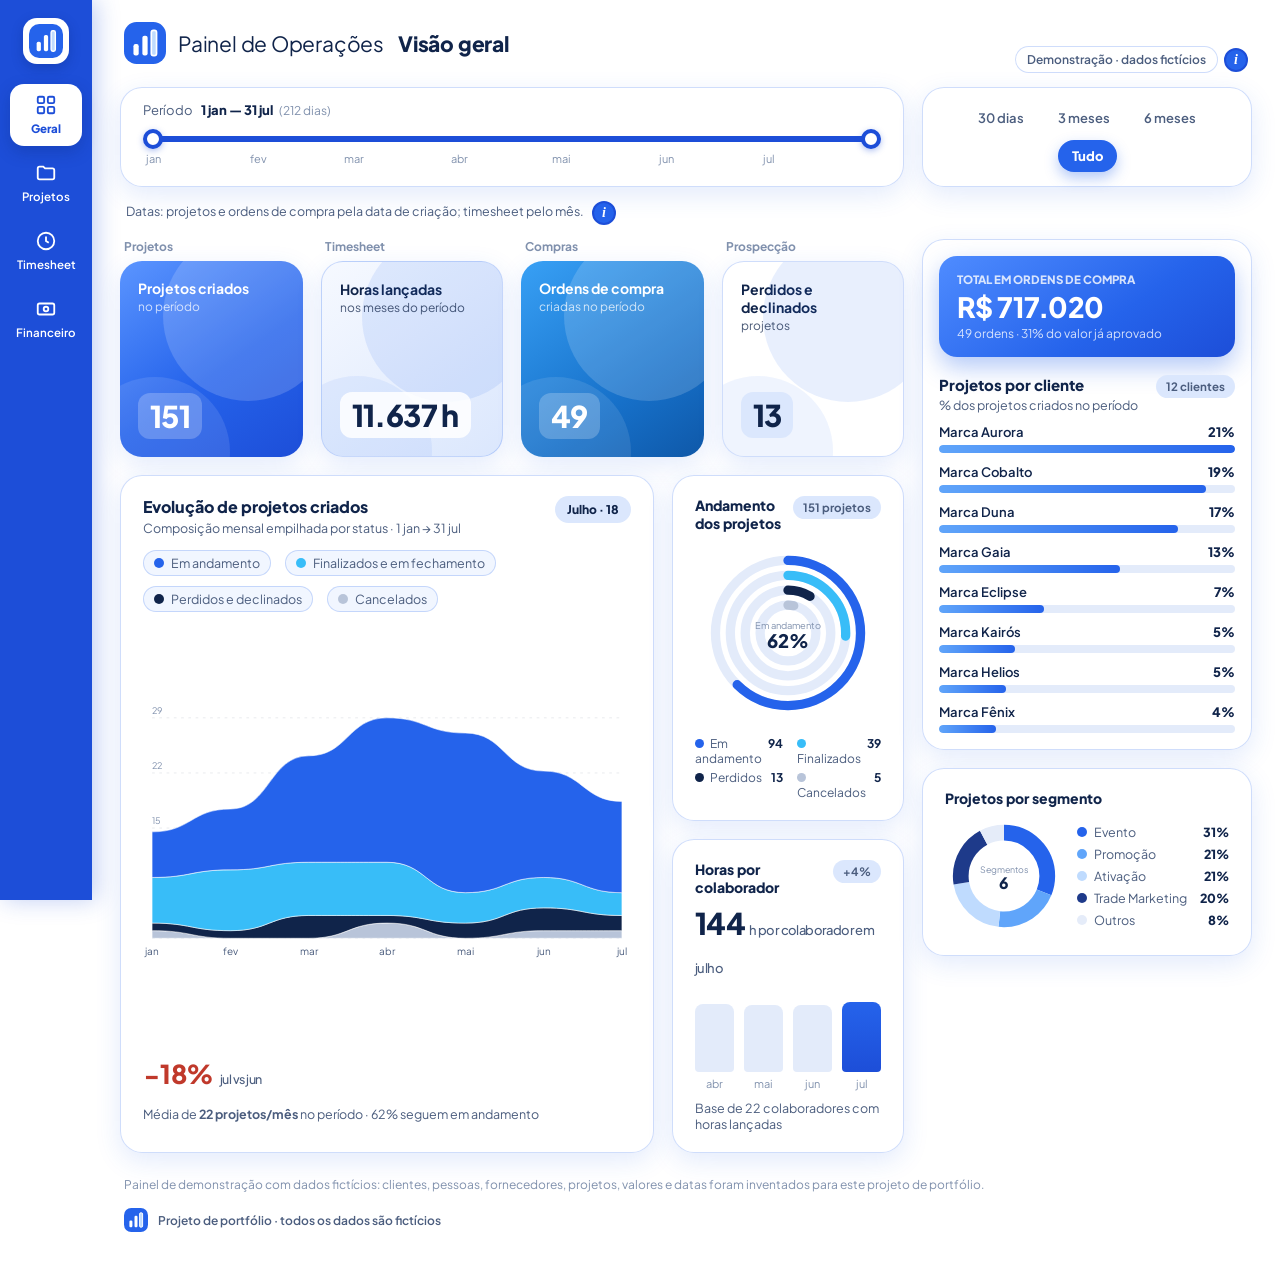
<file: painel-operacoes.html>
<!DOCTYPE html>
<html lang="pt-BR">
<head>
<meta charset="utf-8">
<meta name="viewport" content="width=device-width, initial-scale=1, viewport-fit=cover">
<title>Painel de Operações · Demonstração</title>
<link rel="preconnect" href="https://fonts.googleapis.com">
<link rel="preconnect" href="https://fonts.gstatic.com" crossorigin>
<link href="https://fonts.googleapis.com/css2?family=Plus+Jakarta+Sans:wght@400;500;600;700;800&display=swap" rel="stylesheet">
<style>
:root{
  box-sizing:border-box;
  padding-top:env(safe-area-inset-top,0px);
  padding-bottom:env(safe-area-inset-bottom,0px);
  color-scheme:light;--bg1:#ffffff;--bg2:#ffffff;--bg3:#ffffff;--surface:rgba(255,255,255,.94);--surface-solid:#ffffff;
  --ink:#242020;--ink2:#5d5555;--ink3:#8e8585;--line:rgba(36,32,32,.10);--line2:rgba(181,143,0,.28);
  --accent:#ffd932;--accent2:#f2b705;--accent-ink:#242020;--accent-deep:#8a6a00;--accent-soft:#fff1a8;--accent-pale:#fff9dc;--sky:#d9a400;
  --shadow:0 8px 26px rgba(150,110,0,.13);--rail:#ffd932;--pale:#f3ead0;
  --c-and:#ffd932;--c-fin:#e0a000;--c-per:#7a5f00;--c-can:#cfc8c8;
  --warn:#b45309;--bad:#c0392b;
}
html{scroll-padding-top:env(safe-area-inset-top,0px)}
*,*::before,*::after{box-sizing:inherit}
body{margin:0;font-family:"Plus Jakarta Sans",system-ui,-apple-system,"Segoe UI",Roboto,sans-serif;color:var(--ink);
  background:#ffffff;min-height:100vh;-webkit-font-smoothing:antialiased}
button,select,input{font:inherit;color:inherit}
.app{display:grid;grid-template-columns:92px minmax(0,1fr);min-height:100vh}
.rail{background:var(--rail);display:flex;flex-direction:column;align-items:stretch;gap:6px;padding:16px 10px;position:sticky;top:0;height:100vh;box-shadow:4px 0 22px rgba(150,110,0,.18)}
.rail .brand-logo{width:72px;height:auto;display:block;margin:0 auto 12px;filter:drop-shadow(0 1px 1.5px rgba(120,90,0,.55))}
.nav{display:flex;flex-direction:column;align-items:center;gap:5px;padding:10px 4px;border-radius:14px;border:0;background:none;cursor:pointer;color:var(--accent-ink);text-decoration:none;font-size:11.5px;font-weight:600}
.nav svg{width:22px;height:22px}
.nav:hover{background:rgba(255,255,255,.45)}
.nav[aria-current="page"]{background:#fff;box-shadow:0 6px 16px rgba(120,90,0,.22);font-weight:800}
.nav:focus-visible{outline:3px solid var(--accent-ink);outline-offset:2px}
main{padding:22px 28px 40px;max-width:1560px;width:100%;min-width:0}
.head{display:flex;align-items:baseline;justify-content:space-between;gap:12px;flex-wrap:wrap;margin:0 4px 14px}
.ttl-wrap{display:flex;align-items:center;gap:12px}
.head-logo{height:42px;width:42px;display:block;flex:none}
.head h1{font-size:21px;font-weight:400;margin:0;letter-spacing:-.01em}
.head h1 small{font-size:21px;font-weight:800;color:var(--ink);margin-left:14px}
.pill{font-size:12px;font-weight:600;color:var(--ink2);background:var(--surface);border:1px solid var(--line2);padding:5px 11px;border-radius:99px}
.top{display:grid;grid-template-columns:1fr 330px;gap:18px;margin-bottom:18px}
.glass{background:var(--surface);backdrop-filter:blur(10px);-webkit-backdrop-filter:blur(10px);border:1px solid var(--line2);border-radius:22px;box-shadow:var(--shadow)}
.period{padding:14px 22px 12px}
.period .lbl{font-size:13px;color:var(--ink2);margin-bottom:8px}
.period .lbl b{color:var(--ink);font-weight:800;margin-left:6px}
.period .lbl i{font-style:normal;color:var(--ink3);margin-left:6px;font-size:12px}
.slider{position:relative;height:26px}
.slider .track{position:absolute;left:10px;right:10px;top:10px;height:6px;border-radius:6px;background:var(--pale)}
.slider .fill{position:absolute;top:10px;height:6px;border-radius:6px;background:var(--accent2)}
.slider input{position:absolute;left:0;width:100%;top:0;height:26px;margin:0;background:none;pointer-events:none;-webkit-appearance:none;appearance:none}
.slider input::-webkit-slider-thumb{pointer-events:auto;-webkit-appearance:none;width:20px;height:20px;border-radius:50%;background:#fff;border:4px solid var(--accent2);cursor:grab;box-shadow:0 2px 6px rgba(120,90,0,.3)}
.slider input::-moz-range-thumb{pointer-events:auto;width:12px;height:12px;border-radius:50%;background:#fff;border:4px solid var(--accent2);cursor:grab}
.slider input:focus-visible::-webkit-slider-thumb{outline:3px solid var(--accent-ink);outline-offset:2px}
.slider input::-webkit-slider-runnable-track{background:none}
.ticks{position:relative;height:16px;margin:0 10px}
.ticks span{position:absolute;transform:translateX(-50%);font-size:11px;color:var(--ink3)}
.chips{display:flex;align-items:center;justify-content:center;gap:6px;padding:14px 16px;flex-wrap:wrap}
.chip{border:0;background:none;padding:8px 14px;border-radius:99px;font-size:13px;font-weight:600;color:var(--ink2);cursor:pointer}
.chip:hover{background:var(--accent-soft)}
.chip[aria-pressed="true"]{background:var(--accent);color:var(--accent-ink);font-weight:800;box-shadow:0 6px 14px rgba(200,150,0,.35)}
.chip:focus-visible,.tog:focus-visible,.seg button:focus-visible,select:focus-visible,input[type=search]:focus-visible,.btn:focus-visible,th button:focus-visible,tr[tabindex]:focus-visible{outline:3px solid var(--accent-ink);outline-offset:2px}
.tog{display:flex;align-items:center;gap:8px;border:0;background:none;padding:8px 10px;border-radius:99px;font-size:12.5px;font-weight:600;color:var(--ink2);cursor:pointer}
.tog .sw{width:32px;height:19px;border-radius:99px;background:var(--pale);position:relative;transition:background .2s;border:1px solid var(--line2)}
.tog .sw::after{content:"";position:absolute;left:2px;top:2px;width:13px;height:13px;border-radius:50%;background:var(--surface-solid);box-shadow:0 1px 3px rgba(0,0,0,.25);transition:transform .2s}
.tog[aria-pressed="true"] .sw{background:var(--accent)}
.tog[aria-pressed="true"] .sw::after{transform:translateX(13px);background:#fff}
.note-top{font-size:12.5px;color:var(--ink2);margin:-4px 6px 14px}
.pillwrap{display:inline-flex;align-items:center;gap:6px}
.ib{display:inline-grid;place-items:center;flex:none;width:24px;height:24px;border-radius:50%;border:2px solid var(--accent-ink);background:var(--accent);color:var(--accent-ink);font:italic 800 14px/1 Georgia,"Times New Roman",serif;cursor:pointer;padding:0;margin-left:8px;vertical-align:middle;transition:background .15s}
.pillwrap .ib{margin-left:0}
.ib:hover{background:#fff}
.ib[aria-expanded="true"]{background:var(--accent-ink);color:var(--accent)}
.ib:focus-visible{outline:3px solid var(--accent-ink);outline-offset:2px}
.infopanel{background:var(--surface-solid);border:1px solid var(--line2);border-left:6px solid var(--accent2);border-radius:14px;padding:16px 20px 14px;margin:0 0 16px;font-size:13.5px;line-height:1.6;box-shadow:var(--shadow);max-width:1000px}
.infopanel h4{margin:0 0 8px;font-size:15px;font-weight:800}
.infopanel p{margin:0 0 9px}.infopanel ul{margin:0 0 9px;padding-left:20px}.infopanel li{margin-bottom:4px}
.infopanel .ipclose{margin-top:4px;padding:6px 14px;font-size:12px}
.evo .infopanel{margin-top:10px}
#snappanel .infopanel,#datapanel .infopanel{margin:0 6px 14px}
.grid{display:grid;grid-template-columns:repeat(4,1fr) 330px;gap:18px}
.heroes{grid-column:1 / 5;display:grid;grid-template-columns:repeat(4,1fr);gap:18px}
.hlab{font-size:12px;font-weight:700;color:var(--ink3);margin:0 0 7px 4px}
.tile{position:relative;height:196px;border-radius:22px;padding:18px;color:var(--accent-ink);overflow:hidden;cursor:default;box-shadow:var(--shadow);outline:none;transition:transform .25s ease}
.tile:hover,.tile:focus-visible,.tile.open{transform:translateY(-3px) scale(1.02);z-index:5}
.tile:focus-visible{box-shadow:0 0 0 3px var(--accent-ink),var(--shadow)}
.tile .ttl{font-size:14px;font-weight:700}
.tile .sub{font-size:12px;opacity:.75;margin-top:2px}
.tile .big{position:absolute;left:18px;bottom:18px;font-size:30px;font-weight:800;letter-spacing:-.02em;background:rgba(255,255,255,.55);padding:4px 12px;border-radius:12px}
.tile .deco{position:absolute;right:-30px;top:-30px;width:170px;height:170px;border-radius:50%;background:rgba(255,255,255,.35)}
.tile .deco.b{right:auto;left:-40px;top:auto;bottom:-70px;width:150px;height:150px;background:rgba(255,255,255,.22)}
.t1{background:linear-gradient(145deg,#ffe56e,#ffd932 55%,#f5c400)}
.t2{background:linear-gradient(145deg,#fffbe0,#fff1a8);border:1px solid var(--line2)}
.t3{background:linear-gradient(145deg,#ffd24a,#f5b400 70%,#e5a200)}
.t4{background:var(--surface-solid);border:1px solid var(--line2)}
.t4 .big{background:var(--accent-soft)}.t4 .deco{background:rgba(255,217,50,.30)}.t4 .deco.b{background:rgba(255,217,50,.18)}
.detail{position:absolute;inset:0;padding:16px 18px;background:inherit;opacity:0;pointer-events:none;transition:opacity .2s ease;display:flex;flex-direction:column}
.tile:hover .detail,.tile:focus-visible .detail,.tile.open .detail{opacity:1;pointer-events:auto}
.detail h4{margin:0 0 8px;font-size:13px;font-weight:800}
.detail ol{list-style:none;margin:0;padding:0;flex:1}
.detail li{display:flex;justify-content:space-between;gap:8px;font-size:12.5px;padding:5px 0;border-bottom:1px solid rgba(36,32,32,.14)}
.detail li span:first-child{overflow:hidden;text-overflow:ellipsis;white-space:nowrap}
.detail li b{font-weight:800;white-space:nowrap}
.detail .foot{font-size:11.5px;opacity:.8;margin-top:6px}
.card{padding:20px 22px}
.card h3{margin:0;font-size:16px;font-weight:800}
.card .sub{font-size:12.5px;color:var(--ink2);margin-top:3px}
.evo{grid-column:1 / 4;grid-row:2 / span 2;min-height:420px;position:relative;display:flex;flex-direction:column}
.bubble{background:var(--accent-soft);color:var(--ink);font-size:12px;font-weight:800;padding:6px 12px;border-radius:99px;white-space:nowrap}
.evo .bubble{position:absolute;right:22px;top:20px}
.legend{display:flex;gap:10px 14px;flex-wrap:wrap;margin:14px 0 4px}
.legend span{display:flex;align-items:center;gap:7px;font-size:12.5px;color:var(--ink2);background:var(--accent-pale);border:1px solid var(--line2);padding:4px 10px;border-radius:99px}
.legend i{width:10px;height:10px;border-radius:50%;display:block}
.area{width:100%;height:0;flex:1 1 0;min-height:270px;display:block}
.area.fixed{height:270px;flex:none}
.evofoot{display:flex;justify-content:space-between;gap:16px;align-items:flex-end;margin-top:6px;flex-wrap:wrap}
.evofoot .delta{font-size:26px;font-weight:800;letter-spacing:-.02em}
.evofoot .delta small{font-size:12.5px;font-weight:500;color:var(--ink2);margin-left:6px}
.evofoot p{margin:0;font-size:12.5px;color:var(--ink2);max-width:520px;text-align:right}
.note{font-size:12px;color:var(--warn);font-weight:700;margin-top:10px}
.side{grid-column:5;grid-row:1 / span 3;display:flex;flex-direction:column;gap:18px}
.hl{background:linear-gradient(145deg,#ffe56e,#ffd932 60%,#f5c400);color:var(--accent-ink);border-radius:18px;padding:16px 18px;box-shadow:0 10px 24px rgba(220,160,0,.35)}
.hl .k{font-size:11.5px;font-weight:800;opacity:.8}
.hl .v{font-size:28px;font-weight:800;letter-spacing:-.02em;margin-top:2px}
.hl .s{font-size:12px;opacity:.8;margin-top:2px}
.bars .row{margin-top:11px}
.bars .r1{display:flex;justify-content:space-between;gap:10px;font-size:13px;font-weight:600}
.bars .r1 span{overflow:hidden;text-overflow:ellipsis;white-space:nowrap}
.bars .r1 b{color:var(--ink);font-weight:800;white-space:nowrap}
.bars .bar{height:8px;border-radius:8px;background:var(--pale);margin-top:5px;overflow:hidden}
.bars .bar i{display:block;height:100%;background:linear-gradient(90deg,var(--accent),var(--accent2));border-radius:8px;transition:width .4s ease}
.bars.alt .bar i{background:linear-gradient(90deg,#ffe98a,#ffd932)}
.chiplite{font-size:11.5px;font-weight:700;color:var(--ink2);background:var(--accent-soft);padding:4px 10px;border-radius:99px;white-space:nowrap}
.rowh{display:flex;justify-content:space-between;align-items:flex-start;gap:8px}
.donutwrap{display:flex;align-items:center;gap:14px;margin-top:10px}
.donutwrap ul{list-style:none;margin:0;padding:0;flex:1}
.donutwrap li{display:flex;justify-content:space-between;gap:8px;font-size:12.5px;padding:3px 0;color:var(--ink2)}
.donutwrap li b{color:var(--ink);font-weight:800}
.donutwrap li i{display:inline-block;width:10px;height:10px;border-radius:50%;margin-right:7px}
.rings{grid-column:4;grid-row:2;display:flex;flex-direction:column}
.rings svg{width:100%;max-width:210px;margin:8px auto 0;display:block}
.rlegend{display:grid;grid-template-columns:1fr 1fr;gap:4px 14px;margin-top:10px;font-size:12px;color:var(--ink2)}
.rlegend div{display:flex;justify-content:space-between;gap:6px}
.rlegend i{display:inline-block;width:9px;height:9px;border-radius:50%;margin-right:6px}
.rlegend b{color:var(--ink)}
.hrs{grid-column:4;grid-row:3}
.hrs .big{font-size:30px;font-weight:800;letter-spacing:-.02em;margin-top:8px}
.hrs .big small{font-size:13px;font-weight:500;color:var(--ink2);margin-left:4px}
.mini{display:flex;align-items:flex-end;gap:10px;height:96px;margin-top:14px}
.mini div{flex:1;display:flex;flex-direction:column;align-items:center;justify-content:flex-end;height:100%;gap:5px;font-size:11px;color:var(--ink3)}
.mini i{display:block;width:100%;border-radius:8px 8px 4px 4px;background:var(--pale)}
.mini div.cur i{background:linear-gradient(180deg,var(--accent),var(--accent2))}
.mini .mb{flex:1;display:flex;flex-direction:column;align-items:center;justify-content:flex-end;height:100%;gap:5px;font-size:11px;color:var(--ink3);background:none;border:0;padding:0;cursor:pointer;border-radius:10px}
.mini .mb b{color:var(--ink);font-size:12px}
.mini .mb i{display:block;width:100%;border-radius:8px 8px 4px 4px;background:var(--accent-soft);border:1px solid var(--line2);transition:background .15s}
.mini .mb:hover i{background:var(--accent)}
.mini .mb.on i{background:linear-gradient(180deg,var(--accent),var(--accent2))}
.mini .mb.on span{color:var(--ink);font-weight:800}
.mini .mb[disabled]{cursor:default;opacity:.45}
.mini .mb[disabled]:hover i{background:var(--accent-soft)}
.mini .mb:focus-visible{outline:3px solid var(--accent-ink);outline-offset:2px}
.mini.wide{justify-content:center;gap:clamp(12px,4vw,56px)}
.mini.wide .mb{flex:0 1 240px;font-size:12.5px}
.mini.wide .mb b{font-size:14px}
/* novas telas */
.kpis{display:grid;grid-template-columns:repeat(4,1fr);gap:16px;margin-bottom:18px}
.kpi{border-radius:20px;padding:16px 18px;color:var(--accent-ink);box-shadow:var(--shadow);min-height:110px;display:flex;flex-direction:column;justify-content:space-between}
.kpi .l{font-size:13px;font-weight:700}
.kpi .v{font-size:28px;font-weight:800;letter-spacing:-.02em;margin-top:6px}
.kpi .s{font-size:12px;opacity:.78;margin-top:2px}
.k1{background:linear-gradient(145deg,#ffe56e,#ffd932 55%,#f5c400)}
.k2{background:linear-gradient(145deg,#fffbe0,#fff1a8);border:1px solid var(--line2)}
.k3{background:linear-gradient(145deg,#ffd24a,#f5b400 70%,#e5a200)}
.k4{background:var(--surface-solid);border:1px solid var(--line2)}
.g2{display:grid;grid-template-columns:repeat(2,1fr);gap:18px;margin-bottom:18px}
.g3{display:grid;grid-template-columns:repeat(3,1fr);gap:18px;margin-bottom:18px}
.full{margin-bottom:18px}
.seg{display:inline-flex;background:var(--surface);border:1px solid var(--line2);border-radius:99px;padding:4px;gap:2px;margin-bottom:16px;flex-wrap:wrap}
.seg button{border:0;background:none;padding:8px 16px;border-radius:99px;font-size:13px;font-weight:600;color:var(--ink2);cursor:pointer}
.seg button[aria-pressed="true"]{background:var(--accent);color:var(--accent-ink);font-weight:800;box-shadow:0 4px 10px rgba(200,150,0,.30)}
.ctl{display:flex;gap:12px;align-items:center;flex-wrap:wrap;margin-bottom:16px}
.ctl label{font-size:13px;font-weight:700;color:var(--ink2)}
select,input[type=search]{background:var(--surface-solid);border:1px solid var(--line2);border-radius:12px;padding:9px 12px;font-size:13px;min-width:200px}
.btn{border:0;background:var(--accent);color:var(--accent-ink);font-weight:800;padding:9px 16px;border-radius:99px;cursor:pointer;font-size:13px}
.btn.ghost{background:var(--accent-soft)}
.callout{background:var(--accent-pale);border:1px solid var(--line2);border-left:6px solid var(--accent2);border-radius:14px;padding:12px 16px;font-size:13px;color:var(--ink);margin-bottom:16px;display:flex;gap:14px;align-items:center;justify-content:space-between;flex-wrap:wrap}
.callout p{margin:0;max-width:980px;line-height:1.5}
.twrap{overflow:auto;max-height:470px;border-radius:14px;border:1px solid var(--line2);margin-top:12px;background:var(--surface-solid)}
table{border-collapse:collapse;width:100%;font-size:12.5px}
th{position:sticky;top:0;background:var(--accent-soft);text-align:left;font-weight:800;padding:9px 12px;white-space:nowrap;border-bottom:2px solid var(--accent-ink);z-index:1}
th.n,td.n{text-align:right;font-variant-numeric:tabular-nums;white-space:nowrap}
th button{border:0;background:none;font-weight:800;cursor:pointer;padding:0}
td{padding:8px 12px;border-bottom:1px solid var(--line);vertical-align:top}
tbody tr:hover{background:var(--accent-pale)}
tr.sel{background:var(--accent-soft)}
tr[tabindex]{cursor:pointer}
.empty{padding:26px;text-align:center;color:var(--ink2);font-size:13px}
.tag{display:inline-block;font-size:11px;font-weight:800;padding:2px 9px;border-radius:99px;background:var(--accent-soft)}
.tag.alta{background:#ffd7d0;color:#7a1f12}.tag.media{background:var(--accent);color:var(--accent-ink)}.tag.info{background:var(--pale)}
.prog{height:8px;border-radius:8px;background:var(--pale);min-width:120px;overflow:hidden}
.prog i{display:block;height:100%;background:linear-gradient(90deg,var(--accent),var(--accent2))}
.foot-brand{display:flex;align-items:center;gap:10px;margin:14px 4px 0;font-size:12px;font-weight:600;color:var(--ink2)}
.foot-brand .fb{width:24px;height:24px;flex:none}
.rail .brand-mark{width:46px;height:46px;border-radius:14px;background:#fff;display:grid;place-items:center;margin:2px auto 14px;box-shadow:0 4px 12px rgba(120,90,0,.25)}
.rail .brand-mark .bm{width:34px;height:34px}
.foot-note{margin:22px 4px 0;font-size:12px;color:var(--ink3);line-height:1.6}
@media (max-width:1180px){
  .top{grid-template-columns:1fr}
  .grid{grid-template-columns:repeat(2,1fr)}
  .heroes{grid-column:1 / -1;grid-template-columns:repeat(2,1fr)}
  .evo{grid-column:1 / -1;grid-row:auto}.rings,.hrs{grid-column:auto;grid-row:auto}
  .side{grid-column:1 / -1;grid-row:auto}
  .kpis{grid-template-columns:repeat(2,1fr)}.g3{grid-template-columns:repeat(2,1fr)}
}
@media (max-width:760px){
  .app{grid-template-columns:minmax(0,1fr)}
  .rail{position:fixed;left:0;right:0;bottom:0;top:auto;height:auto;flex-direction:row;justify-content:space-around;padding:6px 6px calc(6px + env(safe-area-inset-bottom,0px));z-index:30;box-shadow:0 -4px 18px rgba(150,110,0,.25)}
  .rail .brand-mark{display:none}
  .head-logo{height:34px}
  .nav{flex:1;padding:6px 2px;font-size:10.5px}.nav svg{width:20px;height:20px}
  main{padding:16px 14px 100px}
  .grid,.heroes,.g2,.g3{grid-template-columns:1fr}
  .kpis{grid-template-columns:repeat(2,1fr)}
  .rings,.hrs{grid-column:1 / -1;grid-row:auto}
  .evofoot p{text-align:left}
  .evo .bubble{position:static;align-self:flex-start;margin-top:10px}
}
@media (prefers-reduced-motion: reduce){*{transition:none!important}}

/* tema azul */
:root{--bg1:#ffffff;--bg2:#ffffff;--bg3:#ffffff;--surface:rgba(255,255,255,.96);
 --ink:#10244a;--ink2:#4b5d7e;--ink3:#8091ad;--line:rgba(16,36,74,.10);--line2:rgba(37,99,235,.22);
 --accent:#2563eb;--accent2:#1d4ed8;--accent-ink:#10244a;--accent-deep:#1d4ed8;--accent-soft:#dbe7fd;--accent-pale:#f1f6ff;--sky:#2563eb;
 --shadow:0 8px 26px rgba(37,99,235,.13);--rail:#1d4ed8;--pale:#e3ebfa;
 --c-and:#2563eb;--c-fin:#38bdf8;--c-per:#10244a;--c-can:#b8c4d9}
.rail{box-shadow:4px 0 22px rgba(29,78,216,.28)}
.nav{color:#fff}
.nav:hover{background:rgba(255,255,255,.18)}
.nav[aria-current="page"]{background:#fff;color:var(--accent2);box-shadow:0 6px 16px rgba(10,40,120,.28)}
.nav:focus-visible{outline:3px solid #fff;outline-offset:2px}
.rail .brand-mark{box-shadow:0 4px 12px rgba(10,40,120,.30)}
.chip:hover{background:var(--accent-soft)}
.chip[aria-pressed="true"]{background:var(--accent);color:#fff;box-shadow:0 6px 14px rgba(37,99,235,.35)}
.seg button[aria-pressed="true"]{background:var(--accent);color:#fff;box-shadow:0 4px 10px rgba(37,99,235,.30)}
.btn{background:var(--accent);color:#fff}
.btn.ghost{background:var(--accent-soft);color:var(--ink)}
.chip:focus-visible,.tog:focus-visible,.seg button:focus-visible,select:focus-visible,input[type=search]:focus-visible,.btn:focus-visible,th button:focus-visible,tr[tabindex]:focus-visible,.ib:focus-visible,.mini .mb:focus-visible{outline:3px solid var(--accent2);outline-offset:2px}
.slider input::-webkit-slider-thumb{background:#fff;border-color:var(--accent2);box-shadow:0 2px 6px rgba(29,78,216,.35)}
.slider input::-moz-range-thumb{background:#fff;border-color:var(--accent2)}
.tile{color:var(--ink)}
.tile .big{background:rgba(255,255,255,.22)}
.tile .deco{background:rgba(255,255,255,.16)}.tile .deco.b{background:rgba(255,255,255,.10)}
.t1{background:linear-gradient(145deg,#5b95ff,#2563eb 55%,#1d4ed8);color:#fff}
.t2{background:linear-gradient(145deg,#f6f9ff,#dbe7fd);color:var(--ink);border:1px solid var(--line2)}
.t2 .big{background:rgba(255,255,255,.85)}.t2 .deco{background:rgba(37,99,235,.10)}.t2 .deco.b{background:rgba(37,99,235,.07)}
.t3{background:linear-gradient(145deg,#38a0f5,#1670c9 65%,#0f58a8);color:#fff}
.t4{background:#fff;color:var(--ink);border:1px solid var(--line2)}
.t4 .big{background:var(--accent-soft)}.t4 .deco{background:rgba(37,99,235,.10)}.t4 .deco.b{background:rgba(37,99,235,.07)}
.t1 .detail li,.t3 .detail li{border-bottom-color:rgba(255,255,255,.30)}
.t2 .detail li,.t4 .detail li{border-bottom-color:var(--line)}
.hl{background:linear-gradient(145deg,#4f8cff,#2563eb 60%,#1d4ed8);color:#fff;box-shadow:0 10px 24px rgba(37,99,235,.35)}
.kpi{color:var(--ink)}
.k1{background:linear-gradient(145deg,#5b95ff,#2563eb 55%,#1d4ed8);color:#fff}
.k2{background:linear-gradient(145deg,#f6f9ff,#dbe7fd);color:var(--ink);border:1px solid var(--line2)}
.k3{background:linear-gradient(145deg,#38a0f5,#1670c9 65%,#0f58a8);color:#fff}
.k4{background:#fff;color:var(--ink);border:1px solid var(--line2)}
.bars .bar i{background:linear-gradient(90deg,#60a5fa,#2563eb)}
.bars.alt .bar i{background:linear-gradient(90deg,#a5c8fd,#60a5fa)}
.mini .mb.on i{background:linear-gradient(180deg,#60a5fa,#2563eb)}
.ib{background:var(--accent);color:#fff;border-color:var(--accent2)}
.ib:hover{background:#fff;color:var(--accent2)}
.ib[aria-expanded="true"]{background:var(--ink);color:#fff;border-color:var(--ink)}
.infopanel{border-left-color:var(--accent)}
</style>
</head>
<body>
<div class="app">
  <nav class="rail" aria-label="Seções da dashboard">
    <div class="brand-mark" aria-hidden="true"><svg class="bm" viewBox="0 0 40 40" width="40" height="40" aria-hidden="true"><rect width="40" height="40" rx="12" fill="#2563eb"/><rect x="9" y="21" width="5" height="11" rx="2" fill="#ffffff"/><rect x="17.5" y="13" width="5" height="19" rx="2" fill="#ffffff"/><rect x="26" y="8" width="5" height="24" rx="2" fill="#bfdbfe" stroke="#ffffff" stroke-width="1.6"/></svg></div>
    <a class="nav" href="#geral" data-v="geral"><svg viewBox="0 0 24 24" fill="none" stroke="currentColor" stroke-width="2" aria-hidden="true"><rect x="3" y="3" width="7" height="7" rx="1.5"/><rect x="14" y="3" width="7" height="7" rx="1.5"/><rect x="3" y="14" width="7" height="7" rx="1.5"/><rect x="14" y="14" width="7" height="7" rx="1.5"/></svg>Geral</a>
    <a class="nav" href="#projetos" data-v="projetos"><svg viewBox="0 0 24 24" fill="none" stroke="currentColor" stroke-width="2" aria-hidden="true"><path d="M3 7a2 2 0 0 1 2-2h4l2 2h8a2 2 0 0 1 2 2v8a2 2 0 0 1-2 2H5a2 2 0 0 1-2-2z"/></svg>Projetos</a>
    <a class="nav" href="#timesheet" data-v="timesheet"><svg viewBox="0 0 24 24" fill="none" stroke="currentColor" stroke-width="2" aria-hidden="true"><circle cx="12" cy="12" r="9"/><path d="M12 7v5l3 2"/></svg>Timesheet</a>
    <a class="nav" href="#financeiro" data-v="financeiro"><svg viewBox="0 0 24 24" fill="none" stroke="currentColor" stroke-width="2" aria-hidden="true"><rect x="3" y="6" width="18" height="12" rx="2"/><circle cx="12" cy="12" r="2.5"/><path d="M6 9v.01M18 15v.01"/></svg>Financeiro</a>
  </nav>
  <main>
    <div class="head">
      <div class="ttl-wrap"><svg class="head-logo" viewBox="0 0 40 40" width="40" height="40" aria-hidden="true"><rect width="40" height="40" rx="12" fill="#2563eb"/><rect x="9" y="21" width="5" height="11" rx="2" fill="#ffffff"/><rect x="17.5" y="13" width="5" height="19" rx="2" fill="#ffffff"/><rect x="26" y="8" width="5" height="24" rx="2" fill="#bfdbfe" stroke="#ffffff" stroke-width="1.6"/></svg><h1 id="title">Painel de Operações</h1></div>
      <span class="pillwrap"><span class="pill">Demonstração · dados fictícios</span><button type="button" class="ib snapbtn" data-info="snapshot" aria-expanded="false" aria-controls="ip-snapshot" aria-label="Entenda melhor: sobre esta demonstração" title="Entenda melhor">i</button></span>
    </div>
    <section class="top" aria-label="Filtros">
      <div class="glass period">
        <div class="lbl">Período <b id="plabel"></b><i id="pdays"></i></div>
        <div class="slider">
          <div class="track"></div><div class="fill" id="fill"></div>
          <input type="range" id="r1" aria-label="Início do período" min="0" max="1" step="1" value="0">
          <input type="range" id="r2" aria-label="Fim do período" min="0" max="1" step="1" value="1">
        </div>
        <div class="ticks" id="ticks"></div>
      </div>
      <div class="glass chips" role="group" aria-label="Atalhos de período">
        <button class="chip" data-q="30">30 dias</button>
        <button class="chip" data-q="90">3 meses</button>
        <button class="chip" data-q="180">6 meses</button>
        <button class="chip" data-q="all">Tudo</button>
      </div>
    </section>
    <div id="snappanel"></div>
    <div class="note-top" id="datanote"></div>
    <div id="datapanel"></div>
    <div id="view"></div>
    <p class="foot-note" id="footnote"></p>
    <div class="foot-brand"><svg class="fb" viewBox="0 0 40 40" width="40" height="40" aria-hidden="true"><rect width="40" height="40" rx="12" fill="#2563eb"/><rect x="9" y="21" width="5" height="11" rx="2" fill="#ffffff"/><rect x="17.5" y="13" width="5" height="19" rx="2" fill="#ffffff"/><rect x="26" y="8" width="5" height="24" rx="2" fill="#bfdbfe" stroke="#ffffff" stroke-width="1.6"/></svg><span>Projeto de portfólio · todos os dados são fictícios</span></div>
  </main>
</div>
<script>
const D = {"P":[["2026-01-02T16:07:02","Marca Aurora","Evento","fin","P-1001","Lançamento de produto — Marca Aurora","Público interno","Finalizado","Pessoa 01",0],["2026-01-09T13:39:34","Marca Cobalto","Promoção","and","P-1002","Convenção anual de vendas — Marca Cobalto","Gráficos e brindes","Em desenvolvimento","Pessoa 01",0],["2026-01-01T13:55:35","Marca Fênix","Trade Marketing","fin","P-1003","Experiência de marca — Marca Fênix","Relacionamento","Finalizado","Pessoa 02",0],["2026-01-22T14:51:43","Marca Cobalto","Trade Marketing","and","P-1004","Roadshow regional — Marca Cobalto","Relacionamento","Em desenvolvimento","Pessoa 08",0],["2026-01-14T10:02:43","Marca Aurora","Trade Marketing","fin","P-1005","Roadshow regional — Marca Aurora","Feiras e estandes","Em fechamento","Pessoa 05",0],["2026-01-05T10:58:40","Marca Aurora","Ativação","fin","P-1006","Experiência de marca — Marca Aurora","Consumidor final","Finalizado","Pessoa 06",0],["2026-01-27T15:02:10","Marca Aurora","Ativação","and","P-1007","Ação de trade — Marca Aurora","Equipe de campo","Em desenvolvimento","Pessoa 08",0],["2026-01-22T15:32:19","Marca Eclipse","Trade Marketing","can","P-1008","Treinamento de equipe — Marca Eclipse","Consumidor final","Cancelado","Pessoa 01",0],["2026-01-30T14:44:27","Marca Aurora","Trade Marketing","and","P-1009","Feira de negócios — Marca Aurora","Relacionamento","Em desenvolvimento","Pessoa 06",0],["2026-01-07T11:19:13","Marca Cobalto","Evento","and","P-1010","Ação de trade — Marca Cobalto","Consumidor final","Em desenvolvimento","Pessoa 02",0],["2026-01-28T12:48:27","Marca Helios","Evento","fin","P-1011","Treinamento de equipe — Marca Helios","Gráficos e brindes","Em fechamento","Pessoa 02",0],["2026-01-02T08:10:56","Marca Lótus","Promoção","and","P-1012","Ação de trade — Marca Lótus","Consumidor final","Em desenvolvimento","Pessoa 01",0],["2026-01-01T12:17:14","Marca Mistral","Evento","per","P-1013","Feira de negócios — Marca Mistral","Relacionamento","Declinamos","Pessoa 05",0],["2026-01-26T08:53:36","Marca Kairós","Evento","fin","P-1014","Ação de trade — Marca Kairós","Equipe de campo","Em fechamento","Pessoa 05",0],["2026-02-03T14:02:11","Marca Kairós","Promoção","fin","P-1015","Treinamento de equipe — Marca Kairós","Consumidor final","Finalizado","Pessoa 04",0],["2026-02-17T16:47:31","Marca Cobalto","Promoção","fin","P-1016","Evento de relacionamento — Marca Cobalto","Consumidor final","Finalizado","Pessoa 02",0],["2026-02-04T11:54:06","Marca Gaia","Trade Marketing","and","P-1017","Promoção de verão — Marca Gaia","Público interno","Em desenvolvimento","Pessoa 07",0],["2026-02-19T08:51:53","Marca Cobalto","Evento","fin","P-1018","Ação de trade — Marca Cobalto (2)","Público interno","Finalizado","Pessoa 06",0],["2026-02-17T15:57:08","Marca Duna","Evento","and","P-1019","Ativação em shopping — Marca Duna","Convenção","Em desenvolvimento","Pessoa 01",0],["2026-02-12T09:21:28","Marca Jade","Trade Marketing","fin","P-1020","Roadshow regional — Marca Jade","Equipe de campo","Finalizado","Pessoa 05",0],["2026-02-18T13:37:51","Marca Duna","Evento","and","P-1021","Lançamento de produto — Marca Duna","Com bilheteria","Em desenvolvimento","Pessoa 01",0],["2026-02-09T13:03:31","Marca Mistral","Conteúdo","fin","P-1022","Promoção de verão — Marca Mistral","Feiras e estandes","Em fechamento","Pessoa 03",0],["2026-02-20T08:00:47","Marca Kairós","Evento","and","P-1023","Ação de trade — Marca Kairós (2)","Feiras e estandes","Em desenvolvimento","Pessoa 01",0],["2026-02-04T10:18:06","Marca Duna","Evento","fin","P-1024","Convenção anual de vendas — Marca Duna","Convenção","Em fechamento","Pessoa 01",0],["2026-02-27T10:04:05","Marca Duna","Trade Marketing","fin","P-1025","Convenção anual de vendas — Marca Duna (2)","Equipe de campo","Finalizado","Pessoa 02",0],["2026-02-11T18:56:24","Marca Gaia","Evento","and","P-1026","Roadshow regional — Marca Gaia","Consumidor final","Em desenvolvimento","Pessoa 01",0],["2026-02-24T17:54:40","Marca Duna","Conteúdo","and","P-1027","Lançamento de produto — Marca Duna (2)","Com bilheteria","Em desenvolvimento","Pessoa 01",0],["2026-02-17T08:35:07","Marca Duna","Incentivo","per","P-1028","Roadshow regional — Marca Duna","Equipe de campo","Declinamos","Pessoa 02",0],["2026-02-27T13:55:34","Marca Eclipse","Trade Marketing","fin","P-1029","Convenção anual de vendas — Marca Eclipse","Equipe de campo","Finalizado","Pessoa 02",0],["2026-02-04T14:58:32","Marca Lótus","Trade Marketing","and","P-1030","Treinamento de equipe — Marca Lótus","Equipe de campo","Em desenvolvimento","Pessoa 01",0],["2026-02-11T10:54:09","Marca Eclipse","Trade Marketing","and","P-1031","Campanha sazonal — Marca Eclipse","Consumidor final","Em desenvolvimento","Pessoa 01",0],["2026-03-26T13:09:39","Marca Aurora","Promoção","fin","P-1032","Treinamento de equipe — Marca Aurora","Convenção","Em fechamento","Pessoa 04",0],["2026-03-11T18:42:01","Marca Aurora","Evento","and","P-1033","Lançamento de produto — Marca Aurora (2)","Feiras e estandes","Em desenvolvimento","Pessoa 03",0],["2026-03-26T18:02:11","Marca Cobalto","Evento","fin","P-1034","Ação de trade — Marca Cobalto (3)","Feiras e estandes","Finalizado","Pessoa 05",0],["2026-03-20T17:26:38","Marca Gaia","Evento","and","P-1035","Lançamento de produto — Marca Gaia","Equipe de campo","Em desenvolvimento","Pessoa 03",0],["2026-03-03T18:51:56","Marca Aurora","Ativação","fin","P-1036","Lançamento de produto — Marca Aurora (3)","Equipe de campo","Finalizado","Pessoa 05",0],["2026-03-30T09:08:23","Marca Gaia","Promoção","fin","P-1037","Convenção anual de vendas — Marca Gaia","Público interno","Em fechamento","Pessoa 01",0],["2026-03-20T13:04:01","Marca Cobalto","Evento","and","P-1038","Promoção de verão — Marca Cobalto","Feiras e estandes","Em desenvolvimento","Pessoa 03",0],["2026-03-06T08:10:58","Marca Helios","Trade Marketing","and","P-1039","Programa de incentivo — Marca Helios","Consumidor final","Em desenvolvimento","Pessoa 04",0],["2026-03-12T11:37:52","Marca Eclipse","Evento","and","P-1040","Evento de relacionamento — Marca Eclipse","Convenção","Em desenvolvimento","Pessoa 01",0],["2026-03-25T10:58:39","Marca Gaia","Ativação","and","P-1041","Experiência de marca — Marca Gaia","Consumidor final","Em desenvolvimento","Pessoa 02",0],["2026-03-13T15:06:34","Marca Duna","Ativação","and","P-1042","Roadshow regional — Marca Duna (2)","Consumidor final","Em desenvolvimento","Pessoa 03",0],["2026-03-23T08:51:23","Marca Cobalto","Evento","and","P-1043","Convenção anual de vendas — Marca Cobalto (2)","Relacionamento","Em desenvolvimento","Pessoa 06",0],["2026-03-30T15:29:40","Marca Eclipse","Promoção","and","P-1044","Campanha sazonal — Marca Eclipse (2)","Convenção","Em desenvolvimento","Pessoa 03",0],["2026-03-17T13:03:34","Marca Íris","Ativação","and","P-1045","Promoção de verão — Marca Íris","Público interno","Em desenvolvimento","Pessoa 02",0],["2026-03-27T12:56:29","Marca Duna","Ativação","per","P-1046","Lançamento de produto — Marca Duna (3)","Com bilheteria","Declinamos","Pessoa 05",0],["2026-03-19T18:28:55","Marca Gaia","Conteúdo","per","P-1047","Ação de trade — Marca Gaia","Feiras e estandes","Declinamos","Pessoa 01",0],["2026-03-16T08:36:53","Marca Fênix","Ativação","and","P-1048","Ativação em shopping — Marca Fênix","Com bilheteria","Em produção","Pessoa 06",0],["2026-03-04T09:23:52","Marca Aurora","Trade Marketing","per","P-1049","Roadshow regional — Marca Aurora (2)","Relacionamento","Declinamos","Pessoa 01",0],["2026-03-18T17:52:24","Marca Eclipse","Evento","and","P-1050","Treinamento de equipe — Marca Eclipse (2)","Consumidor final","Em desenvolvimento","Pessoa 07",0],["2026-03-30T11:16:12","Marca Aurora","Trade Marketing","and","P-1051","Treinamento de equipe — Marca Aurora (2)","Consumidor final","Em desenvolvimento","Pessoa 03",0],["2026-03-02T12:39:46","Marca Kairós","Conteúdo","fin","P-1052","Lançamento de produto — Marca Kairós","Consumidor final","Finalizado","Pessoa 03",0],["2026-03-11T11:44:51","Marca Cobalto","Trade Marketing","fin","P-1053","Campanha sazonal — Marca Cobalto","Relacionamento","Em fechamento","Pessoa 02",0],["2026-03-03T18:16:52","Marca Eclipse","Evento","fin","P-1054","Feira de negócios — Marca Eclipse","Consumidor final","Em fechamento","Pessoa 02",0],["2026-03-19T10:12:50","Marca Gaia","Incentivo","and","P-1055","Experiência de marca — Marca Gaia (2)","Convenção","Em produção","Pessoa 02",0],["2026-04-07T15:10:36","Marca Kairós","Ativação","can","P-1056","Feira de negócios — Marca Kairós","Convenção","Cancelado","Pessoa 05",0],["2026-04-24T18:01:51","Marca Duna","Evento","and","P-1057","Promoção de verão — Marca Duna","Público interno","Em desenvolvimento","Pessoa 01",0],["2026-04-23T17:43:03","Marca Fênix","Evento","and","P-1058","Programa de incentivo — Marca Fênix","Consumidor final","Em desenvolvimento","Pessoa 03",0],["2026-04-22T12:45:41","Marca Cobalto","Evento","and","P-1059","Lançamento de produto — Marca Cobalto","Equipe de campo","Em desenvolvimento","Pessoa 03",0],["2026-04-01T18:11:21","Marca Cobalto","Conteúdo","and","P-1060","Ação de trade — Marca Cobalto (4)","Feiras e estandes","Em desenvolvimento","Pessoa 01",0],["2026-04-27T15:02:10","Marca Cobalto","Trade Marketing","and","P-1061","Promoção de verão — Marca Cobalto (2)","Com bilheteria","Em desenvolvimento","Pessoa 05",0],["2026-04-28T14:43:06","Marca Jade","Promoção","can","P-1062","Experiência de marca — Marca Jade","Feiras e estandes","Cancelado","Pessoa 01",0],["2026-04-22T15:29:57","Marca Aurora","Promoção","per","P-1063","Ativação em shopping — Marca Aurora","Gráficos e brindes","Perdemos","Pessoa 01",0],["2026-04-29T13:00:59","Marca Cobalto","Evento","and","P-1064","Ativação em shopping — Marca Cobalto","Convenção","Em desenvolvimento","Pessoa 03",0],["2026-04-23T12:26:11","Marca Cobalto","Ativação","and","P-1065","Ação de trade — Marca Cobalto (5)","Consumidor final","Em desenvolvimento","Pessoa 03",0],["2026-04-07T11:00:29","Marca Aurora","Evento","and","P-1066","Programa de incentivo — Marca Aurora","Relacionamento","Em desenvolvimento","Pessoa 02",0],["2026-04-08T10:28:52","Marca Gaia","Evento","and","P-1067","Treinamento de equipe — Marca Gaia","Equipe de campo","Em desenvolvimento","Pessoa 01",0],["2026-04-27T15:52:25","Marca Duna","Promoção","fin","P-1068","Programa de incentivo — Marca Duna","Gráficos e brindes","Finalizado","Pessoa 02",0],["2026-04-24T15:29:24","Marca Gaia","Evento","fin","P-1069","Treinamento de equipe — Marca Gaia (2)","Gráficos e brindes","Em fechamento","Pessoa 06",0],["2026-04-22T08:35:12","Marca Aurora","Trade Marketing","fin","P-1070","Experiência de marca — Marca Aurora (2)","Com bilheteria","Em fechamento","Pessoa 04",0],["2026-04-16T15:52:27","Marca Cobalto","Evento","fin","P-1071","Ativação em shopping — Marca Cobalto (2)","Consumidor final","Finalizado","Pessoa 01",0],["2026-04-08T10:31:56","Marca Aurora","Ativação","and","P-1072","Convenção anual de vendas — Marca Aurora","Convenção","Em desenvolvimento","Pessoa 08",0],["2026-04-23T11:50:50","Marca Aurora","Promoção","and","P-1073","Campanha sazonal — Marca Aurora","Com bilheteria","Em desenvolvimento","Pessoa 04",0],["2026-04-23T11:01:55","Marca Cobalto","Evento","and","P-1074","Treinamento de equipe — Marca Cobalto","Relacionamento","Em desenvolvimento","Pessoa 01",0],["2026-04-08T18:11:17","Marca Duna","Evento","and","P-1075","Programa de incentivo — Marca Duna (2)","Equipe de campo","Em desenvolvimento","Pessoa 01",0],["2026-04-17T10:13:09","Marca Cobalto","Ativação","and","P-1076","Treinamento de equipe — Marca Cobalto (2)","Relacionamento","Em desenvolvimento","Pessoa 04",0],["2026-04-17T09:11:10","Marca Duna","Trade Marketing","and","P-1077","Experiência de marca — Marca Duna","Feiras e estandes","Em desenvolvimento","Pessoa 01",0],["2026-04-06T17:22:40","Marca Íris","Ativação","and","P-1078","Promoção de verão — Marca Íris (2)","Consumidor final","Em desenvolvimento","Pessoa 01",0],["2026-04-03T17:49:48","Marca Gaia","Trade Marketing","and","P-1079","Promoção de verão — Marca Gaia (2)","Consumidor final","Em desenvolvimento","Pessoa 01",0],["2026-04-06T14:51:45","Marca Fênix","Evento","fin","P-1080","Programa de incentivo — Marca Fênix (2)","Relacionamento","Em fechamento","Pessoa 03",0],["2026-04-22T18:00:05","Marca Lótus","Evento","and","P-1081","Evento de relacionamento — Marca Lótus","Feiras e estandes","Em desenvolvimento","Pessoa 02",0],["2026-04-22T12:50:53","Marca Cobalto","Promoção","and","P-1082","Feira de negócios — Marca Cobalto","Feiras e estandes","Em desenvolvimento","Pessoa 01",0],["2026-04-17T13:36:49","Marca Kairós","Conteúdo","fin","P-1083","Campanha sazonal — Marca Kairós","Público interno","Em fechamento","Pessoa 06",0],["2026-04-10T08:41:16","Marca Jade","Evento","fin","P-1084","Campanha sazonal — Marca Jade","Convenção","Finalizado","Pessoa 04",0],["2026-05-12T16:45:45","Marca Aurora","Incentivo","and","P-1085","Programa de incentivo — Marca Aurora (2)","Público interno","Em desenvolvimento","Pessoa 03",0],["2026-05-15T10:29:05","Marca Eclipse","Promoção","and","P-1086","Treinamento de equipe — Marca Eclipse (3)","Equipe de campo","Em desenvolvimento","Pessoa 03",0],["2026-05-14T08:01:45","Marca Cobalto","Ativação","and","P-1087","Treinamento de equipe — Marca Cobalto (3)","Feiras e estandes","Em desenvolvimento","Pessoa 03",0],["2026-05-22T14:01:14","Marca Gaia","Evento","and","P-1088","Ação de trade — Marca Gaia (2)","Relacionamento","Em desenvolvimento","Pessoa 01",0],["2026-05-14T12:55:29","Marca Aurora","Trade Marketing","and","P-1089","Feira de negócios — Marca Aurora (2)","Equipe de campo","Em desenvolvimento","Pessoa 02",0],["2026-05-15T17:02:51","Marca Aurora","Incentivo","and","P-1090","Ativação em shopping — Marca Aurora (2)","Público interno","Em desenvolvimento","Pessoa 01",0],["2026-05-18T17:57:45","Marca Cobalto","Ativação","and","P-1091","Campanha sazonal — Marca Cobalto (2)","Gráficos e brindes","Em desenvolvimento","Pessoa 02",0],["2026-05-11T10:24:18","Marca Aurora","Promoção","and","P-1092","Ativação em shopping — Marca Aurora (3)","Relacionamento","Em desenvolvimento","Pessoa 08",0],["2026-05-04T14:04:49","Marca Duna","Evento","per","P-1093","Treinamento de equipe — Marca Duna","Consumidor final","Perdemos","Pessoa 01",0],["2026-05-15T10:23:29","Marca Aurora","Evento","and","P-1094","Roadshow regional — Marca Aurora (3)","Convenção","Em desenvolvimento","Pessoa 01",0],["2026-05-15T12:24:48","Marca Kairós","Promoção","and","P-1095","Programa de incentivo — Marca Kairós","Feiras e estandes","Em desenvolvimento","Pessoa 04",0],["2026-05-11T11:38:06","Marca Aurora","Evento","and","P-1096","Campanha sazonal — Marca Aurora (2)","Consumidor final","Em desenvolvimento","Pessoa 02",0],["2026-05-18T13:50:50","Marca Duna","Trade Marketing","and","P-1097","Campanha sazonal — Marca Duna","Consumidor final","Em desenvolvimento","Pessoa 01",0],["2026-05-15T15:02:15","Marca Kairós","Trade Marketing","and","P-1098","Treinamento de equipe — Marca Kairós (2)","Equipe de campo","Em desenvolvimento","Pessoa 02",0],["2026-05-14T18:13:00","Marca Duna","Promoção","and","P-1099","Evento de relacionamento — Marca Duna","Equipe de campo","Em desenvolvimento","Pessoa 01",0],["2026-05-19T16:19:43","Marca Duna","Trade Marketing","and","P-1100","Lançamento de produto — Marca Duna (4)","Gráficos e brindes","Em desenvolvimento","Pessoa 02",0],["2026-05-20T15:42:38","Marca Aurora","Ativação","and","P-1101","Treinamento de equipe — Marca Aurora (3)","Gráficos e brindes","Em desenvolvimento","Pessoa 04",0],["2026-05-28T11:28:39","Marca Aurora","Ativação","and","P-1102","Experiência de marca — Marca Aurora (3)","Relacionamento","Em produção","Pessoa 08",0],["2026-05-11T11:52:16","Marca Cobalto","Promoção","and","P-1103","Campanha sazonal — Marca Cobalto (3)","Com bilheteria","Em desenvolvimento","Pessoa 01",0],["2026-05-29T15:01:10","Marca Duna","Promoção","per","P-1104","Roadshow regional — Marca Duna (3)","Com bilheteria","Perdemos","Pessoa 01",0],["2026-05-11T09:07:40","Marca Jade","Ativação","and","P-1105","Feira de negócios — Marca Jade","Equipe de campo","Em desenvolvimento","Pessoa 04",0],["2026-05-11T13:06:06","Marca Cobalto","Ativação","fin","P-1106","Experiência de marca — Marca Cobalto","Gráficos e brindes","Finalizado","Pessoa 02",0],["2026-05-13T17:32:17","Marca Gaia","Evento","and","P-1107","Campanha sazonal — Marca Gaia","Público interno","Em desenvolvimento","Pessoa 06",0],["2026-05-22T16:07:12","Marca Aurora","Trade Marketing","fin","P-1108","Ação de trade — Marca Aurora (2)","Feiras e estandes","Em fechamento","Pessoa 03",0],["2026-05-04T08:54:51","Marca Íris","Evento","fin","P-1109","Campanha sazonal — Marca Íris","Consumidor final","Em fechamento","Pessoa 03",0],["2026-05-26T08:46:31","Marca Duna","Ativação","and","P-1110","Campanha sazonal — Marca Duna (2)","Com bilheteria","Em desenvolvimento","Pessoa 05",0],["2026-05-21T09:12:31","Marca Cobalto","Evento","fin","P-1111","Experiência de marca — Marca Cobalto (2)","Relacionamento","Em fechamento","Pessoa 06",0],["2026-06-03T13:43:48","Marca Gaia","Promoção","and","P-1112","Feira de negócios — Marca Gaia","Consumidor final","Em desenvolvimento","Pessoa 06",0],["2026-06-19T08:42:30","Marca Cobalto","Ativação","per","P-1113","Treinamento de equipe — Marca Cobalto (4)","Consumidor final","Perdemos","Pessoa 02",0],["2026-06-12T08:36:46","Marca Aurora","Evento","and","P-1114","Feira de negócios — Marca Aurora (3)","Gráficos e brindes","Em desenvolvimento","Pessoa 05",0],["2026-06-22T08:38:22","Marca Helios","Ativação","and","P-1115","Experiência de marca — Marca Helios","Público interno","Em desenvolvimento","Pessoa 01",0],["2026-06-30T10:49:57","Marca Duna","Incentivo","and","P-1116","Ativação em shopping — Marca Duna (2)","Feiras e estandes","Em desenvolvimento","Pessoa 04",0],["2026-06-22T10:54:36","Marca Aurora","Ativação","and","P-1117","Treinamento de equipe — Marca Aurora (4)","Público interno","Em desenvolvimento","Pessoa 02",0],["2026-06-22T09:13:24","Marca Helios","Trade Marketing","and","P-1118","Experiência de marca — Marca Helios (2)","Consumidor final","Em desenvolvimento","Pessoa 01",0],["2026-06-12T12:26:46","Marca Duna","Ativação","can","P-1119","Convenção anual de vendas — Marca Duna (3)","Consumidor final","Cancelado","Pessoa 03",0],["2026-06-29T14:58:14","Marca Aurora","Promoção","and","P-1120","Convenção anual de vendas — Marca Aurora (2)","Equipe de campo","Em desenvolvimento","Pessoa 06",0],["2026-06-30T15:02:56","Marca Gaia","Ativação","and","P-1121","Feira de negócios — Marca Gaia (2)","Consumidor final","Em desenvolvimento","Pessoa 02",0],["2026-06-15T18:33:16","Marca Duna","Evento","per","P-1122","Programa de incentivo — Marca Duna (3)","Público interno","Perdemos","Pessoa 02",0],["2026-06-12T11:18:00","Marca Cobalto","Ativação","fin","P-1123","Experiência de marca — Marca Cobalto (3)","Equipe de campo","Finalizado","Pessoa 01",0],["2026-06-19T12:33:54","Marca Gaia","Evento","and","P-1124","Promoção de verão — Marca Gaia (3)","Consumidor final","Em desenvolvimento","Pessoa 01",0],["2026-06-04T08:56:24","Marca Eclipse","Ativação","fin","P-1125","Evento de relacionamento — Marca Eclipse (2)","Consumidor final","Finalizado","Pessoa 04",0],["2026-06-22T09:58:42","Marca Gaia","Evento","and","P-1126","Lançamento de produto — Marca Gaia (2)","Com bilheteria","Em desenvolvimento","Pessoa 02",0],["2026-06-03T08:12:40","Marca Gaia","Evento","and","P-1127","Roadshow regional — Marca Gaia (2)","Com bilheteria","Em desenvolvimento","Pessoa 04",0],["2026-06-03T17:26:55","Marca Duna","Promoção","fin","P-1128","Treinamento de equipe — Marca Duna (2)","Equipe de campo","Finalizado","Pessoa 01",0],["2026-06-18T18:55:10","Marca Aurora","Evento","and","P-1129","Treinamento de equipe — Marca Aurora (5)","Gráficos e brindes","Em desenvolvimento","Pessoa 01",0],["2026-06-08T11:36:39","Marca Eclipse","Promoção","and","P-1130","Experiência de marca — Marca Eclipse","Com bilheteria","Em desenvolvimento","Pessoa 03",0],["2026-06-17T15:58:25","Marca Cobalto","Trade Marketing","and","P-1131","Convenção anual de vendas — Marca Cobalto (3)","Consumidor final","Em desenvolvimento","Pessoa 05",0],["2026-06-26T09:05:39","Marca Mistral","Promoção","fin","P-1132","Campanha sazonal — Marca Mistral","Gráficos e brindes","Finalizado","Pessoa 02",0],["2026-06-04T18:36:46","Marca Gaia","Promoção","per","P-1133","Campanha sazonal — Marca Gaia (2)","Consumidor final","Declinamos","Pessoa 01",0],["2026-07-07T12:12:44","Marca Gaia","Evento","fin","P-1134","Evento de relacionamento — Marca Gaia","Público interno","Finalizado","Pessoa 02",0],["2026-07-29T12:50:52","Marca Mistral","Evento","per","P-1135","Lançamento de produto — Marca Mistral","Gráficos e brindes","Declinamos","Pessoa 02",0],["2026-07-21T14:07:08","Marca Helios","Ativação","and","P-1136","Programa de incentivo — Marca Helios (2)","Relacionamento","Em desenvolvimento","Pessoa 01",0],["2026-07-08T08:07:18","Marca Cobalto","Trade Marketing","and","P-1137","Programa de incentivo — Marca Cobalto","Equipe de campo","Em desenvolvimento","Pessoa 03",0],["2026-07-23T10:20:59","Marca Helios","Trade Marketing","and","P-1138","Roadshow regional — Marca Helios","Gráficos e brindes","Em desenvolvimento","Pessoa 07",0],["2026-07-02T11:38:36","Marca Duna","Promoção","and","P-1139","Campanha sazonal — Marca Duna (3)","Equipe de campo","Em desenvolvimento","Pessoa 01",0],["2026-07-28T11:49:21","Marca Helios","Ativação","and","P-1140","Roadshow regional — Marca Helios (2)","Relacionamento","Em desenvolvimento","Pessoa 05",0],["2026-07-10T10:06:24","Marca Aurora","Ativação","and","P-1141","Convenção anual de vendas — Marca Aurora (3)","Gráficos e brindes","Em desenvolvimento","Pessoa 06",0],["2026-07-23T15:48:35","Marca Fênix","Promoção","and","P-1142","Promoção de verão — Marca Fênix","Convenção","Em desenvolvimento","Pessoa 06",0],["2026-07-01T15:10:56","Marca Jade","Promoção","and","P-1143","Evento de relacionamento — Marca Jade","Consumidor final","Em desenvolvimento","Pessoa 02",0],["2026-07-17T17:56:49","Marca Duna","Promoção","fin","P-1144","Promoção de verão — Marca Duna (2)","Com bilheteria","Em fechamento","Pessoa 01",0],["2026-07-27T15:33:04","Marca Aurora","Conteúdo","fin","P-1145","Campanha sazonal — Marca Aurora (3)","Consumidor final","Finalizado","Pessoa 02",0],["2026-07-30T12:03:42","Marca Eclipse","Ativação","and","P-1146","Treinamento de equipe — Marca Eclipse (4)","Gráficos e brindes","Em desenvolvimento","Pessoa 01",0],["2026-07-02T11:47:10","Marca Fênix","Promoção","and","P-1147","Lançamento de produto — Marca Fênix","Relacionamento","Em desenvolvimento","Pessoa 01",0],["2026-07-27T15:26:02","Marca Cobalto","Promoção","can","P-1148","Feira de negócios — Marca Cobalto (2)","Público interno","Cancelado","Pessoa 05",0],["2026-07-06T14:22:24","Marca Jade","Trade Marketing","per","P-1149","Feira de negócios — Marca Jade (2)","Relacionamento","Declinamos","Pessoa 02",0],["2026-07-21T16:19:17","Marca Aurora","Trade Marketing","and","P-1150","Ação de trade — Marca Aurora (3)","Consumidor final","Em desenvolvimento","Pessoa 01",0],["2026-07-06T17:34:41","Marca Duna","Promoção","and","P-1151","Treinamento de equipe — Marca Duna (3)","Consumidor final","Em desenvolvimento","Pessoa 01",0]],"J":[["2026-01-07T10:00:00","Marca Aurora","P-1001","P-1001.1 - 4 - DEBRIEFING","Em produção",0],["2026-01-29T10:00:00","Marca Cobalto","P-1002","P-1002.1 - 5 - EM EXECUÇÃO","Finalizado",0],["2026-01-29T10:00:00","Marca Cobalto","P-1002","P-1002.2 - 3 - EM PROJETO","Em produção",0],["2026-01-21T10:00:00","Marca Cobalto","P-1002","P-1002.3 - 5 - EM EXECUÇÃO","Em fechamento",0],["2026-01-16T10:00:00","Marca Aurora","P-1005","P-1005.1 - 2 - GO / NO GO","Em fechamento",0],["2026-01-18T10:00:00","Marca Aurora","P-1005","P-1005.2 - 2 - GO / NO GO","Em fechamento",0],["2026-01-23T10:00:00","Marca Aurora","P-1006","P-1006.1 - 5 - EM EXECUÇÃO","Em produção",0],["2026-02-13T10:00:00","Marca Aurora","P-1007","P-1007.1 - 5 - FECHAMENTO","Em fechamento",0],["2026-01-22T10:00:00","Marca Eclipse","P-1008","P-1008.1 - 5 - EM EXECUÇÃO","Finalizado",0],["2026-02-13T10:00:00","Marca Aurora","P-1009","P-1009.1 - 3 - EM PROJETO","Em produção",0],["2026-02-10T10:00:00","Marca Aurora","P-1009","P-1009.2 - 5 - FECHAMENTO","Finalizado",0],["2026-02-14T10:00:00","Marca Helios","P-1011","P-1011.1 - 3 - EM PROJETO","Em produção",0],["2026-01-13T10:00:00","Marca Lótus","P-1012","P-1012.1 - 2 - GO / NO GO","Finalizado",0],["2026-01-15T10:00:00","Marca Mistral","P-1013","P-1013.1 - 5 - FECHAMENTO","Em desenvolvimento",0],["2026-02-10T10:00:00","Marca Kairós","P-1014","P-1014.1 - 5 - EM EXECUÇÃO","Em desenvolvimento",0],["2026-02-03T10:00:00","Marca Kairós","P-1014","P-1014.2 - 4 - DEBRIEFING","Em produção",0],["2026-03-06T10:00:00","Marca Cobalto","P-1016","P-1016.1 - 2 - GO / NO GO","Em produção",0],["2026-02-09T10:00:00","Marca Gaia","P-1017","P-1017.1 - 2 - GO / NO GO","Em fechamento",0],["2026-02-11T10:00:00","Marca Gaia","P-1017","P-1017.2 - 5 - FECHAMENTO","Em produção",0],["2026-02-16T10:00:00","Marca Gaia","P-1017","P-1017.3 - 2 - GO / NO GO","Finalizado",0],["2026-02-22T10:00:00","Marca Duna","P-1019","P-1019.1 - 4 - DEBRIEFING","Finalizado",0],["2026-03-08T10:00:00","Marca Duna","P-1019","P-1019.2 - 5 - EM EXECUÇÃO","Finalizado",0],["2026-02-15T10:00:00","Marca Jade","P-1020","P-1020.1 - 5 - FECHAMENTO","Em fechamento",0],["2026-03-03T10:00:00","Marca Jade","P-1020","P-1020.2 - 4 - DEBRIEFING","Em fechamento",0],["2026-02-28T10:00:00","Marca Jade","P-1020","P-1020.3 - 5 - EM EXECUÇÃO","Em produção",0],["2026-02-19T10:00:00","Marca Duna","P-1021","P-1021.1 - 4 - DEBRIEFING","Em desenvolvimento",0],["2026-02-28T10:00:00","Marca Duna","P-1021","P-1021.2 - 5 - EM EXECUÇÃO","Em produção",0],["2026-03-09T10:00:00","Marca Duna","P-1021","P-1021.3 - 2 - GO / NO GO","Em fechamento",0],["2026-02-17T10:00:00","Marca Mistral","P-1022","P-1022.1 - 3 - EM PROJETO","Finalizado",0],["2026-02-26T10:00:00","Marca Mistral","P-1022","P-1022.2 - 4 - DEBRIEFING","Em fechamento",0],["2026-02-15T10:00:00","Marca Mistral","P-1022","P-1022.3 - 2 - GO / NO GO","Em desenvolvimento",0],["2026-02-24T10:00:00","Marca Kairós","P-1023","P-1023.1 - 5 - EM EXECUÇÃO","Finalizado",0],["2026-03-05T10:00:00","Marca Kairós","P-1023","P-1023.2 - 4 - DEBRIEFING","Em fechamento",0],["2026-02-26T10:00:00","Marca Kairós","P-1023","P-1023.3 - 5 - FECHAMENTO","Finalizado",0],["2026-02-13T10:00:00","Marca Duna","P-1024","P-1024.1 - 2 - GO / NO GO","Finalizado",0],["2026-02-04T10:00:00","Marca Duna","P-1024","P-1024.2 - 5 - EM EXECUÇÃO","Em desenvolvimento",0],["2026-02-20T10:00:00","Marca Duna","P-1028","P-1028.1 - 4 - DEBRIEFING","Em desenvolvimento",0],["2026-03-05T10:00:00","Marca Duna","P-1028","P-1028.2 - 5 - EM EXECUÇÃO","Finalizado",0],["2026-03-09T10:00:00","Marca Duna","P-1028","P-1028.3 - 5 - EM EXECUÇÃO","Finalizado",0],["2026-02-11T10:00:00","Marca Eclipse","P-1031","P-1031.1 - 5 - FECHAMENTO","Finalizado",0],["2026-03-30T10:00:00","Marca Aurora","P-1032","P-1032.1 - 2 - GO / NO GO","Finalizado",0],["2026-04-03T10:00:00","Marca Cobalto","P-1034","P-1034.1 - 5 - FECHAMENTO","Em desenvolvimento",0],["2026-03-28T10:00:00","Marca Cobalto","P-1034","P-1034.2 - 4 - DEBRIEFING","Finalizado",0],["2026-03-31T10:00:00","Marca Gaia","P-1035","P-1035.1 - 3 - EM PROJETO","Em fechamento",0],["2026-03-29T10:00:00","Marca Gaia","P-1035","P-1035.2 - 5 - FECHAMENTO","Em produção",0],["2026-03-30T10:00:00","Marca Gaia","P-1037","P-1037.1 - 2 - GO / NO GO","Em desenvolvimento",0],["2026-03-25T10:00:00","Marca Cobalto","P-1038","P-1038.1 - 3 - EM PROJETO","Em desenvolvimento",0],["2026-03-16T10:00:00","Marca Helios","P-1039","P-1039.1 - 4 - DEBRIEFING","Em fechamento",0],["2026-03-15T10:00:00","Marca Helios","P-1039","P-1039.2 - 4 - DEBRIEFING","Em produção",0],["2026-03-10T10:00:00","Marca Helios","P-1039","P-1039.3 - 5 - FECHAMENTO","Em desenvolvimento",0],["2026-03-24T10:00:00","Marca Eclipse","P-1040","P-1040.1 - 2 - GO / NO GO","Em produção",0],["2026-03-17T10:00:00","Marca Eclipse","P-1040","P-1040.2 - 5 - EM EXECUÇÃO","Finalizado",0],["2026-03-25T10:00:00","Marca Gaia","P-1041","P-1041.1 - 2 - GO / NO GO","Finalizado",0],["2026-04-03T10:00:00","Marca Gaia","P-1041","P-1041.2 - 4 - DEBRIEFING","Em produção",0],["2026-04-16T10:00:00","Marca Eclipse","P-1044","P-1044.1 - 4 - DEBRIEFING","Em desenvolvimento",0],["2026-03-19T10:00:00","Marca Íris","P-1045","P-1045.1 - 2 - GO / NO GO","Finalizado",0],["2026-03-24T10:00:00","Marca Íris","P-1045","P-1045.2 - 5 - EM EXECUÇÃO","Em fechamento",0],["2026-04-05T10:00:00","Marca Gaia","P-1047","P-1047.1 - 3 - EM PROJETO","Finalizado",0],["2026-04-03T10:00:00","Marca Gaia","P-1047","P-1047.2 - 5 - EM EXECUÇÃO","Em produção",0],["2026-03-28T10:00:00","Marca Fênix","P-1048","P-1048.1 - 2 - GO / NO GO","Em fechamento",0],["2026-03-28T10:00:00","Marca Eclipse","P-1050","P-1050.1 - 5 - FECHAMENTO","Em produção",0],["2026-03-23T10:00:00","Marca Eclipse","P-1050","P-1050.2 - 5 - FECHAMENTO","Finalizado",0],["2026-03-07T10:00:00","Marca Kairós","P-1052","P-1052.1 - 5 - EM EXECUÇÃO","Em produção",0],["2026-03-21T10:00:00","Marca Kairós","P-1052","P-1052.2 - 3 - EM PROJETO","Em desenvolvimento",0],["2026-03-21T10:00:00","Marca Kairós","P-1052","P-1052.3 - 5 - EM EXECUÇÃO","Finalizado",0],["2026-03-26T10:00:00","Marca Cobalto","P-1053","P-1053.1 - 3 - EM PROJETO","Em desenvolvimento",0],["2026-04-04T10:00:00","Marca Gaia","P-1055","P-1055.1 - 5 - EM EXECUÇÃO","Em produção",0],["2026-05-05T10:00:00","Marca Fênix","P-1058","P-1058.1 - 2 - GO / NO GO","Finalizado",0],["2026-05-06T10:00:00","Marca Fênix","P-1058","P-1058.2 - 5 - EM EXECUÇÃO","Em desenvolvimento",0],["2026-04-24T10:00:00","Marca Fênix","P-1058","P-1058.3 - 2 - GO / NO GO","Em fechamento",0],["2026-05-09T10:00:00","Marca Cobalto","P-1059","P-1059.1 - 4 - DEBRIEFING","Em produção",0],["2026-04-26T10:00:00","Marca Cobalto","P-1059","P-1059.2 - 4 - DEBRIEFING","Em fechamento",0],["2026-05-05T10:00:00","Marca Cobalto","P-1061","P-1061.1 - 5 - EM EXECUÇÃO","Em fechamento",0],["2026-05-02T10:00:00","Marca Cobalto","P-1061","P-1061.2 - 5 - EM EXECUÇÃO","Finalizado",0],["2026-05-03T10:00:00","Marca Jade","P-1062","P-1062.1 - 5 - FECHAMENTO","Em produção",0],["2026-05-14T10:00:00","Marca Jade","P-1062","P-1062.2 - 5 - EM EXECUÇÃO","Em desenvolvimento",0],["2026-05-05T10:00:00","Marca Aurora","P-1063","P-1063.1 - 2 - GO / NO GO","Em fechamento",0],["2026-04-22T10:00:00","Marca Aurora","P-1063","P-1063.2 - 5 - EM EXECUÇÃO","Finalizado",0],["2026-04-12T10:00:00","Marca Aurora","P-1066","P-1066.1 - 5 - EM EXECUÇÃO","Em desenvolvimento",0],["2026-04-21T10:00:00","Marca Gaia","P-1067","P-1067.1 - 5 - FECHAMENTO","Finalizado",0],["2026-05-09T10:00:00","Marca Gaia","P-1069","P-1069.1 - 3 - EM PROJETO","Em fechamento",0],["2026-04-25T10:00:00","Marca Gaia","P-1069","P-1069.2 - 2 - GO / NO GO","Em produção",0],["2026-05-08T10:00:00","Marca Gaia","P-1069","P-1069.3 - 3 - EM PROJETO","Em fechamento",0],["2026-05-11T10:00:00","Marca Aurora","P-1070","P-1070.1 - 2 - GO / NO GO","Em desenvolvimento",0],["2026-05-03T10:00:00","Marca Cobalto","P-1071","P-1071.1 - 4 - DEBRIEFING","Em desenvolvimento",0],["2026-04-20T10:00:00","Marca Cobalto","P-1071","P-1071.2 - 2 - GO / NO GO","Em produção",0],["2026-05-10T10:00:00","Marca Aurora","P-1073","P-1073.1 - 4 - DEBRIEFING","Em produção",0],["2026-04-25T10:00:00","Marca Aurora","P-1073","P-1073.2 - 2 - GO / NO GO","Em desenvolvimento",0],["2026-04-11T10:00:00","Marca Duna","P-1075","P-1075.1 - 3 - EM PROJETO","Em fechamento",0],["2026-04-14T10:00:00","Marca Duna","P-1075","P-1075.2 - 3 - EM PROJETO","Em fechamento",0],["2026-04-18T10:00:00","Marca Duna","P-1075","P-1075.3 - 3 - EM PROJETO","Em desenvolvimento",0],["2026-05-04T10:00:00","Marca Cobalto","P-1076","P-1076.1 - 3 - EM PROJETO","Em produção",0],["2026-05-02T10:00:00","Marca Cobalto","P-1076","P-1076.2 - 2 - GO / NO GO","Em fechamento",0],["2026-04-26T10:00:00","Marca Duna","P-1077","P-1077.1 - 5 - EM EXECUÇÃO","Em fechamento",0],["2026-04-17T10:00:00","Marca Fênix","P-1080","P-1080.1 - 3 - EM PROJETO","Em desenvolvimento",0],["2026-04-28T10:00:00","Marca Lótus","P-1081","P-1081.1 - 4 - DEBRIEFING","Em desenvolvimento",0],["2026-04-28T10:00:00","Marca Lótus","P-1081","P-1081.2 - 2 - GO / NO GO","Finalizado",0],["2026-04-26T10:00:00","Marca Lótus","P-1081","P-1081.3 - 4 - DEBRIEFING","Em fechamento",0],["2026-04-24T10:00:00","Marca Cobalto","P-1082","P-1082.1 - 4 - DEBRIEFING","Em desenvolvimento",0],["2026-05-10T10:00:00","Marca Cobalto","P-1082","P-1082.2 - 2 - GO / NO GO","Em fechamento",0],["2026-05-01T10:00:00","Marca Kairós","P-1083","P-1083.1 - 4 - DEBRIEFING","Em fechamento",0],["2026-04-25T10:00:00","Marca Kairós","P-1083","P-1083.2 - 4 - DEBRIEFING","Em produção",0],["2026-04-19T10:00:00","Marca Jade","P-1084","P-1084.1 - 5 - EM EXECUÇÃO","Finalizado",0],["2026-04-23T10:00:00","Marca Jade","P-1084","P-1084.2 - 5 - FECHAMENTO","Finalizado",0],["2026-04-12T10:00:00","Marca Jade","P-1084","P-1084.3 - 3 - EM PROJETO","Em fechamento",0],["2026-05-31T10:00:00","Marca Eclipse","P-1086","P-1086.1 - 4 - DEBRIEFING","Em produção",0],["2026-05-27T10:00:00","Marca Eclipse","P-1086","P-1086.2 - 2 - GO / NO GO","Em desenvolvimento",0],["2026-05-27T10:00:00","Marca Cobalto","P-1087","P-1087.1 - 5 - FECHAMENTO","Em fechamento",0],["2026-05-26T10:00:00","Marca Gaia","P-1088","P-1088.1 - 5 - EM EXECUÇÃO","Finalizado",0],["2026-05-29T10:00:00","Marca Gaia","P-1088","P-1088.2 - 5 - EM EXECUÇÃO","Em produção",0],["2026-05-20T10:00:00","Marca Aurora","P-1089","P-1089.1 - 5 - EM EXECUÇÃO","Em fechamento",0],["2026-06-01T10:00:00","Marca Aurora","P-1089","P-1089.2 - 5 - FECHAMENTO","Em fechamento",0],["2026-05-27T10:00:00","Marca Aurora","P-1090","P-1090.1 - 5 - FECHAMENTO","Finalizado",0],["2026-05-25T10:00:00","Marca Aurora","P-1090","P-1090.2 - 5 - EM EXECUÇÃO","Em desenvolvimento",0],["2026-06-06T10:00:00","Marca Cobalto","P-1091","P-1091.1 - 5 - FECHAMENTO","Em fechamento",0],["2026-05-21T10:00:00","Marca Cobalto","P-1091","P-1091.2 - 3 - EM PROJETO","Em produção",0],["2026-05-30T10:00:00","Marca Aurora","P-1092","P-1092.1 - 2 - GO / NO GO","Em fechamento",0],["2026-05-27T10:00:00","Marca Aurora","P-1092","P-1092.2 - 5 - FECHAMENTO","Em produção",0],["2026-05-21T10:00:00","Marca Aurora","P-1092","P-1092.3 - 5 - EM EXECUÇÃO","Em desenvolvimento",0],["2026-05-04T10:00:00","Marca Duna","P-1093","P-1093.1 - 4 - DEBRIEFING","Em desenvolvimento",0],["2026-05-10T10:00:00","Marca Duna","P-1093","P-1093.2 - 5 - EM EXECUÇÃO","Em fechamento",0],["2026-05-19T10:00:00","Marca Kairós","P-1095","P-1095.1 - 5 - EM EXECUÇÃO","Em produção",0],["2026-05-15T10:00:00","Marca Kairós","P-1095","P-1095.2 - 5 - EM EXECUÇÃO","Finalizado",0],["2026-05-19T10:00:00","Marca Aurora","P-1096","P-1096.1 - 5 - FECHAMENTO","Em desenvolvimento",0],["2026-06-03T10:00:00","Marca Duna","P-1097","P-1097.1 - 5 - FECHAMENTO","Em produção",0],["2026-05-24T10:00:00","Marca Duna","P-1097","P-1097.2 - 5 - FECHAMENTO","Finalizado",0],["2026-06-05T10:00:00","Marca Duna","P-1097","P-1097.3 - 4 - DEBRIEFING","Em fechamento",0],["2026-05-17T10:00:00","Marca Kairós","P-1098","P-1098.1 - 5 - FECHAMENTO","Finalizado",0],["2026-05-23T10:00:00","Marca Duna","P-1099","P-1099.1 - 2 - GO / NO GO","Em desenvolvimento",0],["2026-06-08T10:00:00","Marca Aurora","P-1101","P-1101.1 - 3 - EM PROJETO","Em desenvolvimento",0],["2026-06-08T10:00:00","Marca Aurora","P-1101","P-1101.2 - 3 - EM PROJETO","Em produção",0],["2026-06-05T10:00:00","Marca Aurora","P-1101","P-1101.3 - 5 - EM EXECUÇÃO","Em produção",0],["2026-06-17T10:00:00","Marca Aurora","P-1102","P-1102.1 - 2 - GO / NO GO","Em produção",0],["2026-05-28T10:00:00","Marca Cobalto","P-1103","P-1103.1 - 2 - GO / NO GO","Em desenvolvimento",0],["2026-05-16T10:00:00","Marca Cobalto","P-1103","P-1103.2 - 3 - EM PROJETO","Em desenvolvimento",0],["2026-05-16T10:00:00","Marca Cobalto","P-1103","P-1103.3 - 2 - GO / NO GO","Em desenvolvimento",0],["2026-05-30T10:00:00","Marca Jade","P-1105","P-1105.1 - 5 - EM EXECUÇÃO","Em desenvolvimento",0],["2026-05-25T10:00:00","Marca Jade","P-1105","P-1105.2 - 5 - EM EXECUÇÃO","Em desenvolvimento",0],["2026-05-20T10:00:00","Marca Jade","P-1105","P-1105.3 - 3 - EM PROJETO","Finalizado",0],["2026-05-26T10:00:00","Marca Cobalto","P-1106","P-1106.1 - 5 - EM EXECUÇÃO","Finalizado",0],["2026-05-18T10:00:00","Marca Cobalto","P-1106","P-1106.2 - 5 - FECHAMENTO","Finalizado",0],["2026-05-16T10:00:00","Marca Gaia","P-1107","P-1107.1 - 5 - EM EXECUÇÃO","Em desenvolvimento",0],["2026-05-22T10:00:00","Marca Gaia","P-1107","P-1107.2 - 2 - GO / NO GO","Finalizado",0],["2026-05-27T10:00:00","Marca Aurora","P-1108","P-1108.1 - 3 - EM PROJETO","Finalizado",0],["2026-05-29T10:00:00","Marca Aurora","P-1108","P-1108.2 - 4 - DEBRIEFING","Finalizado",0],["2026-06-08T10:00:00","Marca Duna","P-1110","P-1110.1 - 5 - FECHAMENTO","Finalizado",0],["2026-06-03T10:00:00","Marca Duna","P-1110","P-1110.2 - 5 - FECHAMENTO","Finalizado",0],["2026-05-24T10:00:00","Marca Cobalto","P-1111","P-1111.1 - 2 - GO / NO GO","Em produção",0],["2026-07-02T10:00:00","Marca Cobalto","P-1113","P-1113.1 - 2 - GO / NO GO","Finalizado",0],["2026-06-26T10:00:00","Marca Aurora","P-1117","P-1117.1 - 5 - EM EXECUÇÃO","Em desenvolvimento",0],["2026-07-08T10:00:00","Marca Aurora","P-1117","P-1117.2 - 2 - GO / NO GO","Finalizado",0],["2026-07-06T10:00:00","Marca Aurora","P-1117","P-1117.3 - 3 - EM PROJETO","Em desenvolvimento",0],["2026-07-05T10:00:00","Marca Helios","P-1118","P-1118.1 - 5 - FECHAMENTO","Em desenvolvimento",0],["2026-07-08T10:00:00","Marca Helios","P-1118","P-1118.2 - 2 - GO / NO GO","Em produção",0],["2026-07-01T10:00:00","Marca Helios","P-1118","P-1118.3 - 5 - FECHAMENTO","Finalizado",0],["2026-06-21T10:00:00","Marca Duna","P-1119","P-1119.1 - 4 - DEBRIEFING","Em produção",0],["2026-06-12T10:00:00","Marca Duna","P-1119","P-1119.2 - 5 - EM EXECUÇÃO","Em produção",0],["2026-06-13T10:00:00","Marca Duna","P-1119","P-1119.3 - 2 - GO / NO GO","Em fechamento",0],["2026-07-13T10:00:00","Marca Aurora","P-1120","P-1120.1 - 3 - EM PROJETO","Em produção",0],["2026-06-16T10:00:00","Marca Duna","P-1122","P-1122.1 - 2 - GO / NO GO","Em desenvolvimento",0],["2026-06-28T10:00:00","Marca Duna","P-1122","P-1122.2 - 3 - EM PROJETO","Finalizado",0],["2026-06-28T10:00:00","Marca Cobalto","P-1123","P-1123.1 - 5 - FECHAMENTO","Em produção",0],["2026-06-29T10:00:00","Marca Cobalto","P-1123","P-1123.2 - 2 - GO / NO GO","Finalizado",0],["2026-06-24T10:00:00","Marca Cobalto","P-1123","P-1123.3 - 2 - GO / NO GO","Em produção",0],["2026-06-10T10:00:00","Marca Eclipse","P-1125","P-1125.1 - 5 - FECHAMENTO","Em fechamento",0],["2026-06-22T10:00:00","Marca Eclipse","P-1125","P-1125.2 - 2 - GO / NO GO","Em fechamento",0],["2026-06-30T10:00:00","Marca Gaia","P-1126","P-1126.1 - 5 - FECHAMENTO","Finalizado",0],["2026-07-08T10:00:00","Marca Gaia","P-1126","P-1126.2 - 4 - DEBRIEFING","Em desenvolvimento",0],["2026-06-22T10:00:00","Marca Gaia","P-1126","P-1126.3 - 5 - FECHAMENTO","Em desenvolvimento",0],["2026-06-09T10:00:00","Marca Gaia","P-1127","P-1127.1 - 3 - EM PROJETO","Em fechamento",0],["2026-06-23T10:00:00","Marca Duna","P-1128","P-1128.1 - 3 - EM PROJETO","Em produção",0],["2026-06-09T10:00:00","Marca Duna","P-1128","P-1128.2 - 3 - EM PROJETO","Em fechamento",0],["2026-06-19T10:00:00","Marca Duna","P-1128","P-1128.3 - 5 - FECHAMENTO","Em fechamento",0],["2026-07-05T10:00:00","Marca Aurora","P-1129","P-1129.1 - 2 - GO / NO GO","Finalizado",0],["2026-07-04T10:00:00","Marca Aurora","P-1129","P-1129.2 - 4 - DEBRIEFING","Finalizado",0],["2026-06-22T10:00:00","Marca Aurora","P-1129","P-1129.3 - 2 - GO / NO GO","Em fechamento",0],["2026-06-13T10:00:00","Marca Eclipse","P-1130","P-1130.1 - 3 - EM PROJETO","Em fechamento",0],["2026-06-22T10:00:00","Marca Eclipse","P-1130","P-1130.2 - 5 - FECHAMENTO","Em desenvolvimento",0],["2026-06-09T10:00:00","Marca Eclipse","P-1130","P-1130.3 - 3 - EM PROJETO","Em produção",0],["2026-06-19T10:00:00","Marca Cobalto","P-1131","P-1131.1 - 5 - FECHAMENTO","Em produção",0],["2026-06-17T10:00:00","Marca Cobalto","P-1131","P-1131.2 - 3 - EM PROJETO","Finalizado",0],["2026-07-14T10:00:00","Marca Mistral","P-1132","P-1132.1 - 2 - GO / NO GO","Finalizado",0],["2026-07-08T10:00:00","Marca Gaia","P-1134","P-1134.1 - 5 - FECHAMENTO","Em fechamento",0],["2026-07-22T10:00:00","Marca Gaia","P-1134","P-1134.2 - 5 - EM EXECUÇÃO","Finalizado",0],["2026-07-31T10:00:00","Marca Mistral","P-1135","P-1135.1 - 5 - FECHAMENTO","Em fechamento",0],["2026-07-31T10:00:00","Marca Helios","P-1138","P-1138.1 - 2 - GO / NO GO","Em desenvolvimento",0],["2026-07-31T10:00:00","Marca Helios","P-1138","P-1138.2 - 5 - FECHAMENTO","Em desenvolvimento",0],["2026-07-31T10:00:00","Marca Helios","P-1138","P-1138.3 - 4 - DEBRIEFING","Em produção",0],["2026-07-30T10:00:00","Marca Helios","P-1140","P-1140.1 - 3 - EM PROJETO","Em fechamento",0],["2026-07-31T10:00:00","Marca Helios","P-1140","P-1140.2 - 4 - DEBRIEFING","Finalizado",0],["2026-07-13T10:00:00","Marca Aurora","P-1141","P-1141.1 - 5 - FECHAMENTO","Em produção",0],["2026-07-30T10:00:00","Marca Fênix","P-1142","P-1142.1 - 5 - FECHAMENTO","Finalizado",0],["2026-07-27T10:00:00","Marca Fênix","P-1142","P-1142.2 - 5 - EM EXECUÇÃO","Em fechamento",0],["2026-07-20T10:00:00","Marca Jade","P-1143","P-1143.1 - 5 - EM EXECUÇÃO","Em desenvolvimento",0],["2026-07-15T10:00:00","Marca Jade","P-1143","P-1143.2 - 5 - FECHAMENTO","Em desenvolvimento",0],["2026-07-14T10:00:00","Marca Jade","P-1143","P-1143.3 - 5 - FECHAMENTO","Finalizado",0],["2026-07-19T10:00:00","Marca Duna","P-1144","P-1144.1 - 2 - GO / NO GO","Em fechamento",0],["2026-07-28T10:00:00","Marca Duna","P-1144","P-1144.2 - 4 - DEBRIEFING","Em fechamento",0],["2026-07-24T10:00:00","Marca Duna","P-1144","P-1144.3 - 4 - DEBRIEFING","Finalizado",0],["2026-07-30T10:00:00","Marca Aurora","P-1145","P-1145.1 - 3 - EM PROJETO","Em produção",0],["2026-07-18T10:00:00","Marca Fênix","P-1147","P-1147.1 - 5 - FECHAMENTO","Em fechamento",0],["2026-07-22T10:00:00","Marca Fênix","P-1147","P-1147.2 - 5 - EM EXECUÇÃO","Em desenvolvimento",0],["2026-07-05T10:00:00","Marca Fênix","P-1147","P-1147.3 - 2 - GO / NO GO","Em fechamento",0],["2026-07-29T10:00:00","Marca Cobalto","P-1148","P-1148.1 - 4 - DEBRIEFING","Em produção",0],["2026-07-31T10:00:00","Marca Aurora","P-1150","P-1150.1 - 3 - EM PROJETO","Em produção",0],["2026-07-31T10:00:00","Marca Aurora","P-1150","P-1150.2 - 5 - FECHAMENTO","Em fechamento",0],["2026-07-30T10:00:00","Marca Aurora","P-1150","P-1150.3 - 5 - EM EXECUÇÃO","Em fechamento",0],["2026-07-19T10:00:00","Marca Duna","P-1151","P-1151.1 - 2 - GO / NO GO","Em desenvolvimento",0],["2026-07-11T10:00:00","Marca Duna","P-1151","P-1151.2 - 2 - GO / NO GO","Em fechamento",0],["2026-07-10T10:00:00","Marca Duna","P-1151","P-1151.3 - 4 - DEBRIEFING","Finalizado",0]],"T":[["2026-04-30","Pessoa 01",20.3,"Marca Cobalto","P-1038","3 - EM PROJETO",0],["2026-04-30","Pessoa 01",92.7,"Marca Cobalto","P-1053","3 - EM PROJETO",0],["2026-04-30","Pessoa 01",55.2,"Marca Cobalto","P-1060","Sem etapa",0],["2026-04-30","Pessoa 02",10.5,"Marca Cobalto","P-1016","2 - GO / NO GO",0],["2026-04-30","Pessoa 02",53.9,"Marca Aurora","P-1006","5 - FECHAMENTO",0],["2026-04-30","Pessoa 02",10.1,"Marca Cobalto","P-1038","Sem etapa",0],["2026-04-30","Pessoa 02",38.1,"Marca Cobalto","P-1034","3 - EM PROJETO",0],["2026-04-30","Pessoa 02",17.5,"Marca Duna","P-1021","3 - EM PROJETO",0],["2026-04-30","Pessoa 03",29.8,"Marca Gaia","P-1055","3 - EM PROJETO",0],["2026-04-30","Pessoa 03",28.9,"Marca Cobalto","P-1082","4 - DEBRIEFING",0],["2026-04-30","Pessoa 03",12.4,"Marca Gaia","P-1017","5 - FECHAMENTO",0],["2026-04-30","Pessoa 03",1.4,"Marca Cobalto","P-1064","Sem etapa",0],["2026-04-30","Pessoa 03",88.7,"Marca Íris","P-1078","3 - EM PROJETO",0],["2026-04-30","Pessoa 04",62.9,"Marca Duna","P-1068","4 - DEBRIEFING",0],["2026-04-30","Pessoa 04",34.8,"Marca Cobalto","P-1076","3 - EM PROJETO",0],["2026-04-30","Pessoa 04",34.2,"Marca Cobalto","P-1038","3 - EM PROJETO",0],["2026-04-30","Pessoa 05",15.0,"Marca Aurora","P-1066","3 - EM PROJETO",0],["2026-04-30","Pessoa 05",9.4,"Marca Gaia","P-1069","2 - GO / NO GO",0],["2026-04-30","Pessoa 05",28.2,"Marca Eclipse","P-1029","Sem etapa",0],["2026-04-30","Pessoa 05",43.1,"Marca Gaia","P-1067","Sem etapa",0],["2026-04-30","Pessoa 05",34.7,"Marca Aurora","P-1007","Sem etapa",0],["2026-04-30","Pessoa 05",15.5,"Marca Duna","P-1068","5 - FECHAMENTO",0],["2026-04-30","Pessoa 06",15.1,"Marca Lótus","P-1030","Sem etapa",0],["2026-04-30","Pessoa 06",1.8,"Marca Aurora","P-1036","Sem etapa",0],["2026-04-30","Pessoa 06",112.4,"Marca Cobalto","P-1053","Sem etapa",0],["2026-04-30","Pessoa 07",98.5,"Marca Cobalto","P-1043","Sem etapa",0],["2026-04-30","Pessoa 07",7.5,"Marca Duna","P-1068","Sem etapa",0],["2026-04-30","Pessoa 07",1.4,"Marca Fênix","P-1058","Sem etapa",0],["2026-04-30","Pessoa 07",2.2,"Marca Cobalto","P-1038","5 - FECHAMENTO",0],["2026-04-30","Pessoa 07",3.9,"Marca Eclipse","P-1029","Sem etapa",0],["2026-04-30","Pessoa 08",0.8,"Marca Aurora","P-1072","3 - EM PROJETO",0],["2026-04-30","Pessoa 08",37.2,"Marca Duna","P-1042","2 - GO / NO GO",0],["2026-04-30","Pessoa 08",1.9,"Marca Cobalto","P-1074","Sem etapa",0],["2026-04-30","Pessoa 08",36.5,"Marca Aurora","P-1005","Sem etapa",0],["2026-04-30","Pessoa 08",22.3,"Marca Aurora","P-1006","4 - DEBRIEFING",0],["2026-04-30","Pessoa 08",43.2,"Marca Aurora","P-1051","5 - FECHAMENTO",0],["2026-04-30","Pessoa 08",5.7,"Marca Eclipse","P-1054","Sem etapa",0],["2026-04-30","Pessoa 09",13.5,"Marca Eclipse","P-1031","4 - DEBRIEFING",0],["2026-04-30","Pessoa 09",11.3,"Marca Cobalto","P-1038","Sem etapa",0],["2026-04-30","Pessoa 09",1.4,"Marca Aurora","P-1032","2 - GO / NO GO",0],["2026-04-30","Pessoa 09",64.4,"Marca Fênix","P-1080","3 - EM PROJETO",0],["2026-04-30","Pessoa 09",0.9,"Marca Duna","P-1057","Sem etapa",0],["2026-04-30","Pessoa 09",25.0,"Marca Duna","P-1068","3 - EM PROJETO",0],["2026-04-30","Pessoa 09",26.7,"Marca Aurora","P-1073","3 - EM PROJETO",0],["2026-04-30","Pessoa 10",75.8,"Marca Cobalto","P-1034","3 - EM PROJETO",0],["2026-04-30","Pessoa 10",5.2,"Marca Duna","P-1027","3 - EM PROJETO",0],["2026-04-30","Pessoa 10",17.9,"Marca Cobalto","P-1018","3 - EM PROJETO",0],["2026-04-30","Pessoa 10",50.9,"Marca Duna","P-1057","Sem etapa",0],["2026-04-30","Pessoa 11",12.0,"Marca Aurora","P-1001","2 - GO / NO GO",0],["2026-04-30","Pessoa 11",15.2,"Marca Duna","P-1042","3 - EM PROJETO",0],["2026-04-30","Pessoa 11",14.7,"Marca Aurora","P-1033","Sem etapa",0],["2026-04-30","Pessoa 11",33.1,"Marca Duna","P-1025","Sem etapa",0],["2026-04-30","Pessoa 11",14.7,"Marca Cobalto","P-1060","Sem etapa",0],["2026-04-30","Pessoa 11",8.1,"Marca Aurora","P-1073","3 - EM PROJETO",0],["2026-04-30","Pessoa 11",32.7,"Marca Aurora","P-1005","3 - EM PROJETO",0],["2026-04-30","Pessoa 12",16.0,"Marca Cobalto","P-1018","3 - EM PROJETO",0],["2026-04-30","Pessoa 12",17.9,"Marca Aurora","P-1051","Sem etapa",0],["2026-04-30","Pessoa 12",49.2,"Marca Cobalto","P-1043","Sem etapa",0],["2026-04-30","Pessoa 12",57.3,"Marca Aurora","P-1007","3 - EM PROJETO",0],["2026-04-30","Pessoa 12",19.5,"Marca Aurora","P-1070","Sem etapa",0],["2026-04-30","Pessoa 13",40.4,"Marca Aurora","P-1005","Sem etapa",0],["2026-04-30","Pessoa 13",2.5,"Marca Cobalto","P-1002","3 - EM PROJETO",0],["2026-04-30","Pessoa 13",35.0,"Marca Aurora","P-1006","Sem etapa",0],["2026-04-30","Pessoa 13",23.3,"Marca Aurora","P-1032","4 - DEBRIEFING",0],["2026-04-30","Pessoa 14",23.9,"Marca Aurora","P-1070","2 - GO / NO GO",0],["2026-04-30","Pessoa 14",14.7,"Marca Duna","P-1042","4 - DEBRIEFING",0],["2026-04-30","Pessoa 14",77.9,"Marca Eclipse","P-1031","5 - FECHAMENTO",0],["2026-04-30","Pessoa 14",21.1,"Marca Duna","P-1075","3 - EM PROJETO",0],["2026-04-30","Pessoa 14",9.5,"Marca Aurora","P-1005","5 - FECHAMENTO",0],["2026-04-30","Pessoa 15",6.9,"Marca Eclipse","P-1044","2 - GO / NO GO",0],["2026-04-30","Pessoa 15",22.1,"Marca Aurora","P-1051","3 - EM PROJETO",0],["2026-04-30","Pessoa 15",51.5,"Marca Fênix","P-1058","3 - EM PROJETO",0],["2026-04-30","Pessoa 15",22.1,"Marca Fênix","P-1048","5 - FECHAMENTO",0],["2026-04-30","Pessoa 15",18.6,"Marca Cobalto","P-1074","3 - EM PROJETO",0],["2026-04-30","Pessoa 16",46.9,"Marca Duna","P-1025","3 - EM PROJETO",0],["2026-04-30","Pessoa 16",51.5,"Marca Gaia","P-1017","Sem etapa",0],["2026-04-30","Pessoa 16",75.7,"Marca Fênix","P-1058","Sem etapa",0],["2026-04-30","Pessoa 17",52.1,"Marca Duna","P-1077","3 - EM PROJETO",0],["2026-04-30","Pessoa 17",34.6,"Marca Aurora","P-1001","5 - FECHAMENTO",0],["2026-04-30","Pessoa 17",21.9,"Marca Aurora","P-1051","2 - GO / NO GO",0],["2026-04-30","Pessoa 17",18.9,"Marca Aurora","P-1066","Sem etapa",0],["2026-04-30","Pessoa 17",36.1,"Marca Cobalto","P-1010","5 - FECHAMENTO",0],["2026-04-30","Pessoa 19",6.3,"Marca Cobalto","P-1038","Sem etapa",0],["2026-04-30","Pessoa 19",22.4,"Marca Cobalto","P-1059","5 - FECHAMENTO",0],["2026-04-30","Pessoa 19",87.9,"Marca Kairós","P-1015","Sem etapa",0],["2026-04-30","Pessoa 19",33.8,"Marca Cobalto","P-1065","3 - EM PROJETO",0],["2026-04-30","Pessoa 19",9.2,"Marca Eclipse","P-1029","Sem etapa",0],["2026-04-30","Pessoa 20",20.2,"Marca Cobalto","P-1059","3 - EM PROJETO",0],["2026-04-30","Pessoa 20",56.4,"Marca Cobalto","P-1004","Sem etapa",0],["2026-04-30","Pessoa 20",15.8,"Marca Cobalto","P-1061","3 - EM PROJETO",0],["2026-04-30","Pessoa 21",39.6,"Marca Aurora","P-1036","3 - EM PROJETO",0],["2026-04-30","Pessoa 21",14.8,"Marca Cobalto","P-1076","Sem etapa",0],["2026-04-30","Pessoa 21",72.0,"Marca Cobalto","P-1064","3 - EM PROJETO",0],["2026-04-30","Pessoa 21",14.7,"Marca Gaia","P-1026","2 - GO / NO GO",0],["2026-04-30","Pessoa 22",15.7,"Marca Cobalto","P-1034","Sem etapa",0],["2026-04-30","Pessoa 22",35.8,"Marca Eclipse","P-1054","Sem etapa",0],["2026-04-30","Pessoa 22",3.5,"Marca Aurora","P-1001","Sem etapa",0],["2026-04-30","Pessoa 22",4.3,"Marca Cobalto","P-1053","3 - EM PROJETO",0],["2026-04-30","Pessoa 22",13.6,"Marca Eclipse","P-1050","2 - GO / NO GO",0],["2026-04-30","Pessoa 22",15.2,"Marca Cobalto","P-1038","Sem etapa",0],["2026-04-30","Pessoa 22",28.7,"Marca Cobalto","P-1016","3 - EM PROJETO",0],["2026-05-31","Pessoa 01",7.5,"Marca Duna","P-1100","3 - EM PROJETO",0],["2026-05-31","Pessoa 01",4.9,"Marca Aurora","P-1102","Sem etapa",0],["2026-05-31","Pessoa 01",21.3,"Marca Cobalto","P-1060","5 - FECHAMENTO",0],["2026-05-31","Pessoa 01",78.7,"Marca Cobalto","P-1111","Sem etapa",0],["2026-05-31","Pessoa 01",28.6,"Marca Eclipse","P-1044","3 - EM PROJETO",0],["2026-05-31","Pessoa 02",3.2,"Marca Duna","P-1075","2 - GO / NO GO",0],["2026-05-31","Pessoa 02",29.0,"Marca Aurora","P-1101","3 - EM PROJETO",0],["2026-05-31","Pessoa 02",27.7,"Marca Aurora","P-1085","Sem etapa",0],["2026-05-31","Pessoa 02",16.4,"Marca Cobalto","P-1061","2 - GO / NO GO",0],["2026-05-31","Pessoa 03",10.8,"Marca Cobalto","P-1004","Sem etapa",0],["2026-05-31","Pessoa 03",5.3,"Marca Duna","P-1075","3 - EM PROJETO",0],["2026-05-31","Pessoa 03",36.6,"Marca Kairós","P-1083","3 - EM PROJETO",0],["2026-05-31","Pessoa 03",56.5,"Marca Aurora","P-1066","3 - EM PROJETO",0],["2026-05-31","Pessoa 03",16.4,"Marca Duna","P-1019","3 - EM PROJETO",0],["2026-05-31","Pessoa 03",10.8,"Marca Cobalto","P-1060","2 - GO / NO GO",0],["2026-05-31","Pessoa 04",75.7,"Marca Aurora","P-1102","Sem etapa",0],["2026-05-31","Pessoa 04",46.1,"Marca Cobalto","P-1002","3 - EM PROJETO",0],["2026-05-31","Pessoa 04",44.1,"Marca Aurora","P-1089","2 - GO / NO GO",0],["2026-05-31","Pessoa 04",8.3,"Marca Duna","P-1019","3 - EM PROJETO",0],["2026-05-31","Pessoa 05",20.1,"Marca Aurora","P-1101","4 - DEBRIEFING",0],["2026-05-31","Pessoa 05",12.6,"Marca Aurora","P-1102","3 - EM PROJETO",0],["2026-05-31","Pessoa 05",6.7,"Marca Aurora","P-1108","2 - GO / NO GO",0],["2026-05-31","Pessoa 05",94.1,"Marca Cobalto","P-1059","3 - EM PROJETO",0],["2026-05-31","Pessoa 05",4.1,"Marca Cobalto","P-1076","2 - GO / NO GO",0],["2026-05-31","Pessoa 05",22.8,"Marca Cobalto","P-1018","3 - EM PROJETO",0],["2026-05-31","Pessoa 06",17.1,"Marca Fênix","P-1003","3 - EM PROJETO",0],["2026-05-31","Pessoa 06",98.8,"Marca Aurora","P-1007","3 - EM PROJETO",0],["2026-05-31","Pessoa 06",39.5,"Marca Cobalto","P-1091","5 - FECHAMENTO",0],["2026-05-31","Pessoa 07",31.2,"Marca Aurora","P-1066","3 - EM PROJETO",0],["2026-05-31","Pessoa 07",23.3,"Marca Aurora","P-1085","Sem etapa",0],["2026-05-31","Pessoa 07",42.6,"Marca Aurora","P-1001","3 - EM PROJETO",0],["2026-05-31","Pessoa 07",50.7,"Marca Aurora","P-1032","Sem etapa",0],["2026-05-31","Pessoa 07",12.7,"Marca Cobalto","P-1103","5 - FECHAMENTO",0],["2026-05-31","Pessoa 08",17.1,"Marca Duna","P-1077","Sem etapa",0],["2026-05-31","Pessoa 08",48.7,"Marca Cobalto","P-1038","2 - GO / NO GO",0],["2026-05-31","Pessoa 08",17.9,"Marca Duna","P-1019","3 - EM PROJETO",0],["2026-05-31","Pessoa 08",1.4,"Marca Aurora","P-1036","Sem etapa",0],["2026-05-31","Pessoa 08",9.2,"Marca Eclipse","P-1044","Sem etapa",0],["2026-05-31","Pessoa 08",20.3,"Marca Jade","P-1105","Sem etapa",0],["2026-05-31","Pessoa 08",3.6,"Marca Gaia","P-1069","Sem etapa",0],["2026-05-31","Pessoa 09",21.7,"Marca Aurora","P-1066","3 - EM PROJETO",0],["2026-05-31","Pessoa 09",74.6,"Marca Gaia","P-1055","3 - EM PROJETO",0],["2026-05-31","Pessoa 09",21.8,"Marca Cobalto","P-1043","2 - GO / NO GO",0],["2026-05-31","Pessoa 09",32.6,"Marca Cobalto","P-1038","3 - EM PROJETO",0],["2026-05-31","Pessoa 09",19.4,"Marca Cobalto","P-1016","3 - EM PROJETO",0],["2026-05-31","Pessoa 10",44.4,"Marca Cobalto","P-1043","Sem etapa",0],["2026-05-31","Pessoa 10",10.9,"Marca Cobalto","P-1034","3 - EM PROJETO",0],["2026-05-31","Pessoa 10",10.9,"Marca Aurora","P-1090","5 - FECHAMENTO",0],["2026-05-31","Pessoa 10",28.4,"Marca Gaia","P-1069","2 - GO / NO GO",0],["2026-05-31","Pessoa 10",56.8,"Marca Lótus","P-1012","2 - GO / NO GO",0],["2026-05-31","Pessoa 11",3.8,"Marca Duna","P-1024","3 - EM PROJETO",0],["2026-05-31","Pessoa 11",35.9,"Marca Cobalto","P-1004","3 - EM PROJETO",0],["2026-05-31","Pessoa 11",4.8,"Marca Cobalto","P-1059","2 - GO / NO GO",0],["2026-05-31","Pessoa 11",11.1,"Marca Cobalto","P-1034","Sem etapa",0],["2026-05-31","Pessoa 11",70.3,"Marca Cobalto","P-1064","2 - GO / NO GO",0],["2026-05-31","Pessoa 12",58.0,"Marca Aurora","P-1051","Sem etapa",0],["2026-05-31","Pessoa 12",61.9,"Marca Cobalto","P-1034","3 - EM PROJETO",0],["2026-05-31","Pessoa 12",3.7,"Marca Cobalto","P-1074","Sem etapa",0],["2026-05-31","Pessoa 13",0.7,"Marca Fênix","P-1003","2 - GO / NO GO",0],["2026-05-31","Pessoa 13",11.6,"Marca Gaia","P-1069","5 - FECHAMENTO",0],["2026-05-31","Pessoa 13",30.2,"Marca Cobalto","P-1074","Sem etapa",0],["2026-05-31","Pessoa 13",4.1,"Marca Duna","P-1057","2 - GO / NO GO",0],["2026-05-31","Pessoa 13",79.0,"Marca Cobalto","P-1034","3 - EM PROJETO",0],["2026-05-31","Pessoa 13",10.2,"Marca Duna","P-1068","5 - FECHAMENTO",0],["2026-05-31","Pessoa 15",30.7,"Marca Aurora","P-1090","3 - EM PROJETO",0],["2026-05-31","Pessoa 15",65.2,"Marca Duna","P-1077","2 - GO / NO GO",0],["2026-05-31","Pessoa 15",39.4,"Marca Kairós","P-1014","Sem etapa",0],["2026-05-31","Pessoa 16",21.1,"Marca Aurora","P-1036","2 - GO / NO GO",0],["2026-05-31","Pessoa 16",6.4,"Marca Aurora","P-1089","3 - EM PROJETO",0],["2026-05-31","Pessoa 16",6.4,"Marca Duna","P-1099","3 - EM PROJETO",0],["2026-05-31","Pessoa 16",113.4,"Marca Duna","P-1110","3 - EM PROJETO",0],["2026-05-31","Pessoa 17",59.3,"Marca Eclipse","P-1044","3 - EM PROJETO",0],["2026-05-31","Pessoa 17",14.5,"Marca Aurora","P-1006","3 - EM PROJETO",0],["2026-05-31","Pessoa 17",38.8,"Marca Aurora","P-1094","Sem etapa",0],["2026-05-31","Pessoa 17",14.6,"Marca Cobalto","P-1002","5 - FECHAMENTO",0],["2026-05-31","Pessoa 17",2.8,"Marca Cobalto","P-1091","3 - EM PROJETO",0],["2026-05-31","Pessoa 17",20.5,"Marca Eclipse","P-1040","Sem etapa",0],["2026-05-31","Pessoa 18",10.5,"Marca Duna","P-1057","3 - EM PROJETO",0],["2026-05-31","Pessoa 18",19.6,"Marca Cobalto","P-1034","3 - EM PROJETO",0],["2026-05-31","Pessoa 18",31.7,"Marca Aurora","P-1108","3 - EM PROJETO",0],["2026-05-31","Pessoa 18",2.8,"Marca Duna","P-1021","4 - DEBRIEFING",0],["2026-05-31","Pessoa 18",18.3,"Marca Gaia","P-1035","Sem etapa",0],["2026-05-31","Pessoa 18",22.2,"Marca Aurora","P-1009","3 - EM PROJETO",0],["2026-05-31","Pessoa 18",30.5,"Marca Eclipse","P-1086","3 - EM PROJETO",0],["2026-05-31","Pessoa 19",4.6,"Marca Íris","P-1109","2 - GO / NO GO",0],["2026-05-31","Pessoa 19",6.2,"Marca Eclipse","P-1044","2 - GO / NO GO",0],["2026-05-31","Pessoa 19",6.4,"Marca Cobalto","P-1087","3 - EM PROJETO",0],["2026-05-31","Pessoa 19",18.6,"Marca Duna","P-1077","4 - DEBRIEFING",0],["2026-05-31","Pessoa 19",10.4,"Marca Aurora","P-1070","3 - EM PROJETO",0],["2026-05-31","Pessoa 19",91.7,"Marca Lótus","P-1081","3 - EM PROJETO",0],["2026-05-31","Pessoa 20",48.1,"Marca Cobalto","P-1061","4 - DEBRIEFING",0],["2026-05-31","Pessoa 20",62.8,"Marca Cobalto","P-1059","3 - EM PROJETO",0],["2026-05-31","Pessoa 20",27.1,"Marca Gaia","P-1069","Sem etapa",0],["2026-05-31","Pessoa 21",19.5,"Marca Gaia","P-1017","3 - EM PROJETO",0],["2026-05-31","Pessoa 21",2.4,"Marca Aurora","P-1006","3 - EM PROJETO",0],["2026-05-31","Pessoa 21",59.7,"Marca Helios","P-1039","3 - EM PROJETO",0],["2026-05-31","Pessoa 21",0.1,"Marca Gaia","P-1088","4 - DEBRIEFING",0],["2026-05-31","Pessoa 21",21.6,"Marca Cobalto","P-1064","5 - FECHAMENTO",0],["2026-05-31","Pessoa 22",48.9,"Marca Cobalto","P-1002","2 - GO / NO GO",0],["2026-05-31","Pessoa 22",1.3,"Marca Aurora","P-1036","5 - FECHAMENTO",0],["2026-05-31","Pessoa 22",25.7,"Marca Eclipse","P-1040","3 - EM PROJETO",0],["2026-05-31","Pessoa 22",34.2,"Marca Cobalto","P-1087","3 - EM PROJETO",0],["2026-05-31","Pessoa 22",22.6,"Marca Aurora","P-1070","5 - FECHAMENTO",0],["2026-06-30","Pessoa 01",22.0,"Marca Duna","P-1099","Sem etapa",0],["2026-06-30","Pessoa 01",8.2,"Marca Gaia","P-1126","3 - EM PROJETO",0],["2026-06-30","Pessoa 01",14.0,"Marca Cobalto","P-1002","5 - FECHAMENTO",0],["2026-06-30","Pessoa 01",31.1,"Marca Aurora","P-1089","3 - EM PROJETO",0],["2026-06-30","Pessoa 01",52.3,"Marca Cobalto","P-1060","3 - EM PROJETO",0],["2026-06-30","Pessoa 01",6.9,"Marca Helios","P-1118","4 - DEBRIEFING",0],["2026-06-30","Pessoa 01",0.4,"Marca Aurora","P-1117","Sem etapa",0],["2026-06-30","Pessoa 02",28.4,"Marca Cobalto","P-1061","5 - FECHAMENTO",0],["2026-06-30","Pessoa 02",82.4,"Marca Duna","P-1097","Sem etapa",0],["2026-06-30","Pessoa 02",11.4,"Marca Cobalto","P-1091","5 - FECHAMENTO",0],["2026-06-30","Pessoa 03",22.2,"Marca Gaia","P-1112","4 - DEBRIEFING",0],["2026-06-30","Pessoa 03",5.9,"Marca Aurora","P-1073","3 - EM PROJETO",0],["2026-06-30","Pessoa 03",103.6,"Marca Gaia","P-1069","Sem etapa",0],["2026-06-30","Pessoa 03",14.1,"Marca Mistral","P-1132","2 - GO / NO GO",0],["2026-06-30","Pessoa 03",4.9,"Marca Eclipse","P-1125","5 - FECHAMENTO",0],["2026-06-30","Pessoa 04",27.5,"Marca Cobalto","P-1065","2 - GO / NO GO",0],["2026-06-30","Pessoa 04",27.0,"Marca Aurora","P-1051","Sem etapa",0],["2026-06-30","Pessoa 04",37.7,"Marca Aurora","P-1007","2 - GO / NO GO",0],["2026-06-30","Pessoa 04",5.5,"Marca Cobalto","P-1002","3 - EM PROJETO",0],["2026-06-30","Pessoa 04",4.0,"Marca Gaia","P-1035","3 - EM PROJETO",0],["2026-06-30","Pessoa 04",11.6,"Marca Cobalto","P-1087","5 - FECHAMENTO",0],["2026-06-30","Pessoa 04",8.2,"Marca Duna","P-1019","Sem etapa",0],["2026-06-30","Pessoa 05",10.9,"Marca Aurora","P-1117","2 - GO / NO GO",0],["2026-06-30","Pessoa 05",7.8,"Marca Eclipse","P-1086","2 - GO / NO GO",0],["2026-06-30","Pessoa 05",21.1,"Marca Cobalto","P-1002","3 - EM PROJETO",0],["2026-06-30","Pessoa 05",77.0,"Marca Eclipse","P-1130","5 - FECHAMENTO",0],["2026-06-30","Pessoa 06",15.5,"Marca Aurora","P-1117","3 - EM PROJETO",0],["2026-06-30","Pessoa 06",61.6,"Marca Eclipse","P-1050","Sem etapa",0],["2026-06-30","Pessoa 06",20.8,"Marca Aurora","P-1033","2 - GO / NO GO",0],["2026-06-30","Pessoa 06",14.1,"Marca Eclipse","P-1130","3 - EM PROJETO",0],["2026-06-30","Pessoa 06",30.4,"Marca Aurora","P-1092","2 - GO / NO GO",0],["2026-06-30","Pessoa 06",9.0,"Marca Cobalto","P-1074","2 - GO / NO GO",0],["2026-06-30","Pessoa 07",11.8,"Marca Cobalto","P-1087","2 - GO / NO GO",0],["2026-06-30","Pessoa 07",15.1,"Marca Cobalto","P-1065","Sem etapa",0],["2026-06-30","Pessoa 07",26.7,"Marca Gaia","P-1127","Sem etapa",0],["2026-06-30","Pessoa 07",124.2,"Marca Cobalto","P-1131","3 - EM PROJETO",0],["2026-06-30","Pessoa 07",9.4,"Marca Aurora","P-1033","Sem etapa",0],["2026-06-30","Pessoa 09",39.6,"Marca Duna","P-1021","3 - EM PROJETO",0],["2026-06-30","Pessoa 09",50.6,"Marca Aurora","P-1129","2 - GO / NO GO",0],["2026-06-30","Pessoa 09",24.8,"Marca Aurora","P-1114","3 - EM PROJETO",0],["2026-06-30","Pessoa 10",11.3,"Marca Aurora","P-1120","3 - EM PROJETO",0],["2026-06-30","Pessoa 10",75.6,"Marca Cobalto","P-1061","2 - GO / NO GO",0],["2026-06-30","Pessoa 10",78.6,"Marca Aurora","P-1129","3 - EM PROJETO",0],["2026-06-30","Pessoa 11",19.2,"Marca Cobalto","P-1043","Sem etapa",0],["2026-06-30","Pessoa 11",39.7,"Marca Cobalto","P-1060","3 - EM PROJETO",0],["2026-06-30","Pessoa 11",16.6,"Marca Duna","P-1025","5 - FECHAMENTO",0],["2026-06-30","Pessoa 11",33.8,"Marca Duna","P-1068","Sem etapa",0],["2026-06-30","Pessoa 12",21.3,"Marca Cobalto","P-1043","Sem etapa",0],["2026-06-30","Pessoa 12",8.2,"Marca Cobalto","P-1065","2 - GO / NO GO",0],["2026-06-30","Pessoa 12",17.2,"Marca Aurora","P-1070","Sem etapa",0],["2026-06-30","Pessoa 12",7.6,"Marca Duna","P-1068","3 - EM PROJETO",0],["2026-06-30","Pessoa 12",16.0,"Marca Duna","P-1116","2 - GO / NO GO",0],["2026-06-30","Pessoa 12",45.7,"Marca Duna","P-1021","5 - FECHAMENTO",0],["2026-06-30","Pessoa 12",1.6,"Marca Aurora","P-1085","2 - GO / NO GO",0],["2026-06-30","Pessoa 13",71.1,"Marca Aurora","P-1036","5 - FECHAMENTO",0],["2026-06-30","Pessoa 13",53.5,"Marca Aurora","P-1120","5 - FECHAMENTO",0],["2026-06-30","Pessoa 13",46.2,"Marca Duna","P-1024","3 - EM PROJETO",0],["2026-06-30","Pessoa 14",35.4,"Marca Duna","P-1024","3 - EM PROJETO",0],["2026-06-30","Pessoa 14",34.7,"Marca Aurora","P-1036","2 - GO / NO GO",0],["2026-06-30","Pessoa 14",24.7,"Marca Fênix","P-1048","Sem etapa",0],["2026-06-30","Pessoa 14",28.4,"Marca Duna","P-1068","4 - DEBRIEFING",0],["2026-06-30","Pessoa 15",12.1,"Marca Aurora","P-1096","4 - DEBRIEFING",0],["2026-06-30","Pessoa 15",58.6,"Marca Aurora","P-1102","3 - EM PROJETO",0],["2026-06-30","Pessoa 15",80.1,"Marca Aurora","P-1036","3 - EM PROJETO",0],["2026-06-30","Pessoa 16",39.3,"Marca Helios","P-1039","3 - EM PROJETO",0],["2026-06-30","Pessoa 16",35.6,"Marca Aurora","P-1094","Sem etapa",0],["2026-06-30","Pessoa 16",15.2,"Marca Aurora","P-1129","3 - EM PROJETO",0],["2026-06-30","Pessoa 16",50.3,"Marca Gaia","P-1067","3 - EM PROJETO",0],["2026-06-30","Pessoa 16",17.9,"Marca Aurora","P-1117","2 - GO / NO GO",0],["2026-06-30","Pessoa 16",16.1,"Marca Duna","P-1097","3 - EM PROJETO",0],["2026-06-30","Pessoa 17",25.6,"Marca Aurora","P-1092","5 - FECHAMENTO",0],["2026-06-30","Pessoa 17",2.7,"Marca Cobalto","P-1004","Sem etapa",0],["2026-06-30","Pessoa 17",7.3,"Marca Eclipse","P-1040","4 - DEBRIEFING",0],["2026-06-30","Pessoa 17",9.9,"Marca Duna","P-1057","2 - GO / NO GO",0],["2026-06-30","Pessoa 17",50.0,"Marca Aurora","P-1089","2 - GO / NO GO",0],["2026-06-30","Pessoa 17",35.1,"Marca Aurora","P-1036","3 - EM PROJETO",0],["2026-06-30","Pessoa 18",24.7,"Marca Helios","P-1011","Sem etapa",0],["2026-06-30","Pessoa 18",34.3,"Marca Aurora","P-1114","Sem etapa",0],["2026-06-30","Pessoa 18",29.9,"Marca Duna","P-1019","2 - GO / NO GO",0],["2026-06-30","Pessoa 18",42.2,"Marca Aurora","P-1032","3 - EM PROJETO",0],["2026-06-30","Pessoa 20",40.0,"Marca Aurora","P-1102","3 - EM PROJETO",0],["2026-06-30","Pessoa 20",8.4,"Marca Cobalto","P-1010","Sem etapa",0],["2026-06-30","Pessoa 20",41.9,"Marca Eclipse","P-1086","3 - EM PROJETO",0],["2026-06-30","Pessoa 20",9.2,"Marca Aurora","P-1089","2 - GO / NO GO",0],["2026-06-30","Pessoa 20",11.0,"Marca Aurora","P-1114","2 - GO / NO GO",0],["2026-06-30","Pessoa 20",14.9,"Marca Aurora","P-1120","Sem etapa",0],["2026-06-30","Pessoa 20",9.0,"Marca Duna","P-1021","Sem etapa",0],["2026-06-30","Pessoa 21",104.7,"Marca Aurora","P-1101","3 - EM PROJETO",0],["2026-06-30","Pessoa 21",2.6,"Marca Duna","P-1116","3 - EM PROJETO",0],["2026-06-30","Pessoa 21",18.7,"Marca Duna","P-1027","3 - EM PROJETO",0],["2026-06-30","Pessoa 22",12.1,"Marca Aurora","P-1032","3 - EM PROJETO",0],["2026-06-30","Pessoa 22",30.0,"Marca Cobalto","P-1004","Sem etapa",0],["2026-06-30","Pessoa 22",64.3,"Marca Aurora","P-1108","Sem etapa",0],["2026-06-30","Pessoa 22",28.1,"Marca Eclipse","P-1050","3 - EM PROJETO",0],["2026-07-31","Pessoa 01",33.5,"Marca Duna","P-1068","3 - EM PROJETO",0],["2026-07-31","Pessoa 01",62.4,"Marca Cobalto","P-1082","4 - DEBRIEFING",0],["2026-07-31","Pessoa 01",24.2,"Marca Aurora","P-1051","3 - EM PROJETO",0],["2026-07-31","Pessoa 01",33.5,"Marca Eclipse","P-1130","3 - EM PROJETO",0],["2026-07-31","Pessoa 02",61.3,"Marca Aurora","P-1072","3 - EM PROJETO",0],["2026-07-31","Pessoa 02",67.8,"Marca Aurora","P-1117","Sem etapa",0],["2026-07-31","Pessoa 02",0.4,"Marca Duna","P-1100","Sem etapa",0],["2026-07-31","Pessoa 02",20.4,"Marca Gaia","P-1107","2 - GO / NO GO",0],["2026-07-31","Pessoa 02",4.6,"Marca Gaia","P-1126","3 - EM PROJETO",0],["2026-07-31","Pessoa 02",7.7,"Marca Gaia","P-1124","3 - EM PROJETO",0],["2026-07-31","Pessoa 03",19.2,"Marca Eclipse","P-1054","3 - EM PROJETO",0],["2026-07-31","Pessoa 03",72.6,"Marca Duna","P-1057","4 - DEBRIEFING",0],["2026-07-31","Pessoa 03",73.6,"Marca Aurora","P-1094","3 - EM PROJETO",0],["2026-07-31","Pessoa 04",80.6,"Marca Eclipse","P-1050","3 - EM PROJETO",0],["2026-07-31","Pessoa 04",47.7,"Marca Cobalto","P-1004","Sem etapa",0],["2026-07-31","Pessoa 04",8.4,"Marca Aurora","P-1094","Sem etapa",0],["2026-07-31","Pessoa 05",25.3,"Marca Aurora","P-1089","Sem etapa",0],["2026-07-31","Pessoa 05",41.1,"Marca Aurora","P-1102","3 - EM PROJETO",0],["2026-07-31","Pessoa 05",29.4,"Marca Cobalto","P-1103","3 - EM PROJETO",0],["2026-07-31","Pessoa 05",19.9,"Marca Aurora","P-1032","3 - EM PROJETO",0],["2026-07-31","Pessoa 06",24.0,"Marca Aurora","P-1070","Sem etapa",0],["2026-07-31","Pessoa 06",104.6,"Marca Duna","P-1151","Sem etapa",0],["2026-07-31","Pessoa 06",32.9,"Marca Eclipse","P-1146","Sem etapa",0],["2026-07-31","Pessoa 07",23.6,"Marca Aurora","P-1009","3 - EM PROJETO",0],["2026-07-31","Pessoa 07",13.5,"Marca Aurora","P-1051","4 - DEBRIEFING",0],["2026-07-31","Pessoa 07",11.8,"Marca Cobalto","P-1002","3 - EM PROJETO",0],["2026-07-31","Pessoa 07",33.8,"Marca Duna","P-1024","4 - DEBRIEFING",0],["2026-07-31","Pessoa 07",5.7,"Marca Duna","P-1139","Sem etapa",0],["2026-07-31","Pessoa 07",80.6,"Marca Cobalto","P-1074","2 - GO / NO GO",0],["2026-07-31","Pessoa 07",6.1,"Marca Duna","P-1042","3 - EM PROJETO",0],["2026-07-31","Pessoa 08",12.8,"Marca Aurora","P-1072","3 - EM PROJETO",0],["2026-07-31","Pessoa 08",24.6,"Marca Cobalto","P-1043","3 - EM PROJETO",0],["2026-07-31","Pessoa 08",27.7,"Marca Aurora","P-1102","4 - DEBRIEFING",0],["2026-07-31","Pessoa 08",60.8,"Marca Cobalto","P-1103","3 - EM PROJETO",0],["2026-07-31","Pessoa 09",11.8,"Marca Cobalto","P-1061","5 - FECHAMENTO",0],["2026-07-31","Pessoa 09",55.3,"Marca Cobalto","P-1131","5 - FECHAMENTO",0],["2026-07-31","Pessoa 09",39.1,"Marca Cobalto","P-1053","3 - EM PROJETO",0],["2026-07-31","Pessoa 09",30.9,"Marca Gaia","P-1079","5 - FECHAMENTO",0],["2026-07-31","Pessoa 10",17.7,"Marca Aurora","P-1150","Sem etapa",0],["2026-07-31","Pessoa 10",36.4,"Marca Aurora","P-1051","Sem etapa",0],["2026-07-31","Pessoa 10",51.4,"Marca Duna","P-1116","3 - EM PROJETO",0],["2026-07-31","Pessoa 10",19.3,"Marca Cobalto","P-1087","5 - FECHAMENTO",0],["2026-07-31","Pessoa 10",56.8,"Marca Helios","P-1138","3 - EM PROJETO",0],["2026-07-31","Pessoa 11",67.0,"Marca Cobalto","P-1123","3 - EM PROJETO",0],["2026-07-31","Pessoa 11",48.5,"Marca Duna","P-1077","3 - EM PROJETO",0],["2026-07-31","Pessoa 11",4.3,"Marca Cobalto","P-1002","2 - GO / NO GO",0],["2026-07-31","Pessoa 11",29.6,"Marca Kairós","P-1023","Sem etapa",0],["2026-07-31","Pessoa 13",60.4,"Marca Duna","P-1139","Sem etapa",0],["2026-07-31","Pessoa 13",47.9,"Marca Gaia","P-1134","3 - EM PROJETO",0],["2026-07-31","Pessoa 13",41.4,"Marca Cobalto","P-1111","5 - FECHAMENTO",0],["2026-07-31","Pessoa 14",3.0,"Marca Eclipse","P-1146","3 - EM PROJETO",0],["2026-07-31","Pessoa 14",18.7,"Marca Aurora","P-1036","Sem etapa",0],["2026-07-31","Pessoa 14",0.6,"Marca Kairós","P-1014","Sem etapa",0],["2026-07-31","Pessoa 14",20.5,"Marca Duna","P-1097","Sem etapa",0],["2026-07-31","Pessoa 14",21.5,"Marca Gaia","P-1055","3 - EM PROJETO",0],["2026-07-31","Pessoa 14",41.6,"Marca Aurora","P-1108","2 - GO / NO GO",0],["2026-07-31","Pessoa 14",13.6,"Marca Cobalto","P-1038","2 - GO / NO GO",0],["2026-07-31","Pessoa 15",20.6,"Marca Kairós","P-1095","2 - GO / NO GO",0],["2026-07-31","Pessoa 15",31.1,"Marca Gaia","P-1041","3 - EM PROJETO",0],["2026-07-31","Pessoa 15",18.0,"Marca Duna","P-1068","2 - GO / NO GO",0],["2026-07-31","Pessoa 15",5.0,"Marca Aurora","P-1150","3 - EM PROJETO",0],["2026-07-31","Pessoa 15",41.9,"Marca Duna","P-1128","2 - GO / NO GO",0],["2026-07-31","Pessoa 15",35.4,"Marca Cobalto","P-1091","3 - EM PROJETO",0],["2026-07-31","Pessoa 16",17.1,"Marca Gaia","P-1017","Sem etapa",0],["2026-07-31","Pessoa 16",46.2,"Marca Aurora","P-1120","Sem etapa",0],["2026-07-31","Pessoa 16",3.8,"Marca Aurora","P-1089","Sem etapa",0],["2026-07-31","Pessoa 16",22.2,"Marca Eclipse","P-1040","4 - DEBRIEFING",0],["2026-07-31","Pessoa 16",13.3,"Marca Aurora","P-1102","3 - EM PROJETO",0],["2026-07-31","Pessoa 16",25.9,"Marca Aurora","P-1036","Sem etapa",0],["2026-07-31","Pessoa 16",3.6,"Marca Aurora","P-1001","3 - EM PROJETO",0],["2026-07-31","Pessoa 17",65.2,"Marca Duna","P-1075","Sem etapa",0],["2026-07-31","Pessoa 17",8.2,"Marca Aurora","P-1070","4 - DEBRIEFING",0],["2026-07-31","Pessoa 17",88.6,"Marca Gaia","P-1121","3 - EM PROJETO",0],["2026-07-31","Pessoa 17",28.0,"Marca Cobalto","P-1071","Sem etapa",0],["2026-07-31","Pessoa 18",24.7,"Marca Aurora","P-1090","5 - FECHAMENTO",0],["2026-07-31","Pessoa 18",37.0,"Marca Cobalto","P-1103","5 - FECHAMENTO",0],["2026-07-31","Pessoa 18",55.6,"Marca Aurora","P-1032","3 - EM PROJETO",0],["2026-07-31","Pessoa 19",18.2,"Marca Aurora","P-1090","5 - FECHAMENTO",0],["2026-07-31","Pessoa 19",29.7,"Marca Aurora","P-1120","3 - EM PROJETO",0],["2026-07-31","Pessoa 19",3.4,"Marca Gaia","P-1112","Sem etapa",0],["2026-07-31","Pessoa 19",6.4,"Marca Cobalto","P-1076","5 - FECHAMENTO",0],["2026-07-31","Pessoa 19",3.7,"Marca Aurora","P-1066","2 - GO / NO GO",0],["2026-07-31","Pessoa 19",8.0,"Marca Aurora","P-1145","4 - DEBRIEFING",0],["2026-07-31","Pessoa 19",40.0,"Marca Cobalto","P-1034","3 - EM PROJETO",0],["2026-07-31","Pessoa 20",1.8,"Marca Aurora","P-1094","3 - EM PROJETO",0],["2026-07-31","Pessoa 20",36.6,"Marca Duna","P-1128","3 - EM PROJETO",0],["2026-07-31","Pessoa 20",22.1,"Marca Aurora","P-1129","2 - GO / NO GO",0],["2026-07-31","Pessoa 20",2.1,"Marca Aurora","P-1145","3 - EM PROJETO",0],["2026-07-31","Pessoa 20",26.9,"Marca Cobalto","P-1137","Sem etapa",0],["2026-07-31","Pessoa 20",42.6,"Marca Aurora","P-1101","3 - EM PROJETO",0],["2026-07-31","Pessoa 21",17.4,"Marca Aurora","P-1007","Sem etapa",0],["2026-07-31","Pessoa 21",96.0,"Marca Aurora","P-1114","Sem etapa",0],["2026-07-31","Pessoa 21",9.3,"Marca Cobalto","P-1064","2 - GO / NO GO",0],["2026-07-31","Pessoa 22",16.7,"Marca Gaia","P-1041","3 - EM PROJETO",0],["2026-07-31","Pessoa 22",14.1,"Marca Aurora","P-1070","3 - EM PROJETO",0],["2026-07-31","Pessoa 22",11.9,"Marca Eclipse","P-1130","3 - EM PROJETO",0],["2026-07-31","Pessoa 22",43.5,"Marca Aurora","P-1073","3 - EM PROJETO",0],["2026-07-31","Pessoa 22",11.5,"Marca Gaia","P-1134","5 - FECHAMENTO",0],["2026-07-31","Pessoa 22",44.4,"Marca Aurora","P-1094","3 - EM PROJETO",0]],"A":[["Marca Cobalto","P-1002","Convenção anual de vendas — Marca Cobalto",2,0],["Marca Kairós","P-1098","Treinamento de equipe — Marca Kairós (2)",12,0],["Marca Cobalto","P-1034","Ação de trade — Marca Cobalto (3)",1,0],["Marca Aurora","P-1101","Treinamento de equipe — Marca Aurora (3)",11,0],["Marca Eclipse","P-1040","Evento de relacionamento — Marca Eclipse",8,0],["Marca Aurora","P-1150","Ação de trade — Marca Aurora (3)",9,0],["Marca Cobalto","P-1059","Lançamento de produto — Marca Cobalto",4,0],["Marca Aurora","P-1096","Campanha sazonal — Marca Aurora (2)",3,0],["Marca Aurora","P-1089","Feira de negócios — Marca Aurora (2)",9,0],["Marca Aurora","P-1036","Lançamento de produto — Marca Aurora (3)",11,0],["Marca Cobalto","P-1061","Promoção de verão — Marca Cobalto (2)",12,0],["Marca Cobalto","P-1113","Treinamento de equipe — Marca Cobalto (4)",14,0],["Marca Duna","P-1057","Promoção de verão — Marca Duna",17,0],["Marca Íris","P-1109","Campanha sazonal — Marca Íris",3,0],["Marca Gaia","P-1127","Roadshow regional — Marca Gaia (2)",16,0],["Marca Kairós","P-1083","Campanha sazonal — Marca Kairós",14,0],["Marca Aurora","P-1006","Experiência de marca — Marca Aurora",8,0],["Marca Eclipse","P-1050","Treinamento de equipe — Marca Eclipse (2)",10,0],["Marca Mistral","P-1132","Campanha sazonal — Marca Mistral",7,0],["Marca Duna","P-1116","Ativação em shopping — Marca Duna (2)",11,0],["Marca Cobalto","P-1106","Experiência de marca — Marca Cobalto",3,0],["Marca Cobalto","P-1076","Treinamento de equipe — Marca Cobalto (2)",16,0],["Marca Eclipse","P-1031","Campanha sazonal — Marca Eclipse",7,0],["Marca Aurora","P-1005","Roadshow regional — Marca Aurora",8,0],["Marca Aurora","P-1009","Feira de negócios — Marca Aurora",1,0],["Marca Duna","P-1075","Programa de incentivo — Marca Duna (2)",16,0],["Marca Duna","P-1139","Campanha sazonal — Marca Duna (3)",16,0],["Marca Aurora","P-1001","Lançamento de produto — Marca Aurora",2,0],["Marca Eclipse","P-1086","Treinamento de equipe — Marca Eclipse (3)",12,0],["Marca Mistral","P-1013","Feira de negócios — Marca Mistral",8,0],["Marca Aurora","P-1032","Treinamento de equipe — Marca Aurora",3,0],["Marca Helios","P-1039","Programa de incentivo — Marca Helios",17,0],["Marca Cobalto","P-1111","Experiência de marca — Marca Cobalto (2)",16,0],["Marca Cobalto","P-1004","Roadshow regional — Marca Cobalto",10,0],["Marca Gaia","P-1088","Ação de trade — Marca Gaia (2)",16,0],["Marca Gaia","P-1041","Experiência de marca — Marca Gaia",8,0],["Marca Aurora","P-1066","Programa de incentivo — Marca Aurora",4,0],["Marca Fênix","P-1080","Programa de incentivo — Marca Fênix (2)",4,0],["Marca Cobalto","P-1131","Convenção anual de vendas — Marca Cobalto (3)",7,0],["Marca Duna","P-1128","Treinamento de equipe — Marca Duna (2)",1,0],["Marca Íris","P-1078","Promoção de verão — Marca Íris (2)",10,0],["Marca Jade","P-1020","Roadshow regional — Marca Jade",10,0],["Marca Duna","P-1119","Convenção anual de vendas — Marca Duna (3)",9,0],["Marca Kairós","P-1015","Treinamento de equipe — Marca Kairós",12,0],["Marca Aurora","P-1102","Experiência de marca — Marca Aurora (3)",14,0],["Marca Cobalto","P-1091","Campanha sazonal — Marca Cobalto (2)",8,0],["Marca Kairós","P-1014","Ação de trade — Marca Kairós",4,0],["Marca Aurora","P-1094","Roadshow regional — Marca Aurora (3)",17,0],["Marca Lótus","P-1012","Ação de trade — Marca Lótus",1,0],["Marca Cobalto","P-1043","Convenção anual de vendas — Marca Cobalto (2)",17,0],["Marca Cobalto","P-1053","Campanha sazonal — Marca Cobalto",8,0],["Marca Helios","P-1138","Roadshow regional — Marca Helios",11,0],["Marca Cobalto","P-1071","Ativação em shopping — Marca Cobalto (2)",18,0],["Marca Cobalto","P-1137","Programa de incentivo — Marca Cobalto",18,0],["Marca Cobalto","P-1010","Ação de trade — Marca Cobalto",1,0],["Marca Jade","P-1143","Evento de relacionamento — Marca Jade",11,0],["Marca Gaia","P-1133","Campanha sazonal — Marca Gaia (2)",9,0],["Marca Helios","P-1136","Programa de incentivo — Marca Helios (2)",13,0],["Marca Cobalto","P-1087","Treinamento de equipe — Marca Cobalto (3)",17,0],["Marca Kairós","P-1056","Feira de negócios — Marca Kairós",5,0],["Marca Jade","P-1149","Feira de negócios — Marca Jade (2)",17,0],["Marca Cobalto","P-1064","Ativação em shopping — Marca Cobalto",12,0],["Marca Aurora","P-1051","Treinamento de equipe — Marca Aurora (2)",9,0],["Marca Eclipse","P-1130","Experiência de marca — Marca Eclipse",8,0],["Marca Gaia","P-1107","Campanha sazonal — Marca Gaia",14,0],["Marca Kairós","P-1023","Ação de trade — Marca Kairós (2)",1,0],["Marca Aurora","P-1108","Ação de trade — Marca Aurora (2)",9,0],["Marca Duna","P-1077","Experiência de marca — Marca Duna",5,0],["Marca Duna","P-1097","Campanha sazonal — Marca Duna",10,0],["Marca Cobalto","P-1018","Ação de trade — Marca Cobalto (2)",1,0]],"O":[["2026-01-05","Marca Aurora","Fornecedor 05",16050.0,"Aprovação Negociação - Emergencial","aprv",1,0,0,1,"Serviço de alimentação para evento",0],["2026-01-06","Marca Duna","Fornecedor 09",76060.0,"Aprovação Negociação","aprv",0,0,0,2,"Serviço de recepcionistas",0],["2026-01-08","Marca Duna","Fornecedor 09",27710.0,"Aprovação Compras","aprv",0,0,0,3,"Equipe de apoio em campo",0],["2026-01-13","Marca Aurora","Fornecedor 05",25680.0,"Aprovação Compras","aprv",0,0,0,4,"Equipe de apoio em campo",0],["2026-01-20","Marca Helios","Fornecedor 06",18240.0,"Aprovado","apr",0,0,1,5,"Serviço de recepcionistas",0],["2026-01-26","Marca Duna","Fornecedor 01",15110.0,"Aprovação Compras","aprv",0,0,0,6,"Transporte de materiais",0],["2026-02-03","Marca Aurora","Fornecedor 01",7560.0,"Cotação","cot",0,0,0,7,"Equipe de apoio em campo",0],["2026-02-05","Marca Duna","Fornecedor 05",49020.0,"Aprovação Negociação","aprv",0,0,0,8,"Serviço de recepcionistas",0],["2026-02-06","Marca Kairós","Fornecedor 03",1690.0,"Aprovado","apr",0,0,1,9,"Produção de material gráfico",0],["2026-02-06","Marca Cobalto","Fornecedor 05",11680.0,"Aprovação Pagamento","aprv",0,0,0,10,"Cenografia e iluminação",0],["2026-02-11","Marca Cobalto","Fornecedor 02",11170.0,"Aprovado","apr",0,1,0,11,"Montagem de estande",0],["2026-02-24","Marca Íris","Fornecedor 14",2730.0,"Aprovado","apr",0,1,0,12,"Equipe de apoio em campo",0],["2026-03-03","Marca Fênix","Fornecedor 01",21720.0,"Aprovação Compras","aprv",0,0,1,13,"Serviço de alimentação para evento",0],["2026-03-05","Marca Fênix","Fornecedor 02",2890.0,"Cotação","cot",0,0,0,14,"Equipe de apoio em campo",0],["2026-03-05","Marca Duna","Fornecedor 11",9120.0,"Aprovado","apr",0,0,0,15,"Serviço de recepcionistas",0],["2026-03-09","Marca Cobalto","Fornecedor 07",1800.0,"Aprovação Negociação - Emergencial","aprv",1,0,0,16,"Impressão de banners e faixas",0],["2026-03-10","Marca Fênix","Fornecedor 03",13880.0,"Cotação","cot",0,0,0,17,"Locação de equipamentos de som e luz",0],["2026-03-10","Marca Eclipse","Fornecedor 02",7070.0,"Aprovação Negociação","aprv",0,0,0,18,"Brindes personalizados",0],["2026-03-13","Marca Lótus","Fornecedor 04",16030.0,"Aprovado","apr",0,0,0,19,"Montagem de estande",0],["2026-03-30","Marca Jade","Fornecedor 01",1390.0,"Aprovação Pagamento","aprv",0,1,0,20,"Serviço de alimentação para evento",0],["2026-04-02","Marca Íris","Fornecedor 01",20230.0,"Aprovado","apr",0,0,0,21,"Brindes personalizados",0],["2026-04-03","Marca Cobalto","Fornecedor 07",11420.0,"Aprovação Compras","aprv",0,1,0,22,"Locação de equipamentos de som e luz",0],["2026-04-06","Marca Duna","Fornecedor 02",5240.0,"Cotação","cot",0,0,0,23,"Serviço de alimentação para evento",0],["2026-04-13","Marca Aurora","Fornecedor 10",10470.0,"Aprovado","apr",0,1,0,24,"Serviço de recepcionistas",0],["2026-04-14","Marca Eclipse","Fornecedor 07",5170.0,"Aprovado - Emergencial","apr",1,0,0,25,"Brindes personalizados",0],["2026-04-15","Marca Aurora","Fornecedor 01",5910.0,"Cotação","cot",0,0,0,26,"Serviço de alimentação para evento",0],["2026-04-15","Marca Eclipse","Fornecedor 04",93600.0,"Aprovado - Emergencial","apr",1,1,1,27,"Montagem de estande",0],["2026-04-20","Marca Gaia","Fornecedor 08",20530.0,"Aprovação Negociação","aprv",0,0,0,28,"Montagem de estande",0],["2026-04-28","Marca Duna","Fornecedor 04",36210.0,"Aprovação Negociação - Emergencial","aprv",1,1,0,29,"Locação de espaço",0],["2026-05-01","Marca Aurora","Fornecedor 08",3270.0,"Aprovação Compras","aprv",0,0,0,30,"Brindes personalizados",0],["2026-05-08","Marca Aurora","Fornecedor 09",8250.0,"Aprovação Negociação","aprv",0,0,0,31,"Impressão de banners e faixas",0],["2026-05-14","Marca Cobalto","Fornecedor 12",5660.0,"Cotação","cot",0,0,0,32,"Montagem de estande",0],["2026-06-02","Marca Aurora","Fornecedor 04",6540.0,"Aprovado","apr",0,1,0,33,"Impressão de banners e faixas",0],["2026-06-08","Marca Helios","Fornecedor 06",5100.0,"Aprovação Negociação","aprv",0,0,0,34,"Impressão de banners e faixas",0],["2026-06-09","Marca Duna","Fornecedor 01",4340.0,"Aprovação Pagamento","aprv",0,0,0,35,"Cenografia e iluminação",0],["2026-06-09","Marca Helios","Fornecedor 02",3990.0,"Aprovação Pagamento","aprv",0,0,0,36,"Produção de material gráfico",0],["2026-06-10","Marca Duna","Fornecedor 11",2690.0,"Aprovado - Emergencial","apr",1,0,1,37,"Serviço de recepcionistas",0],["2026-06-10","Marca Duna","Fornecedor 02",9370.0,"Aprovação Pagamento","aprv",0,0,0,38,"Hospedagem de equipe",0],["2026-06-12","Marca Fênix","Fornecedor 04",21350.0,"Aprovado - Emergencial","apr",1,0,1,39,"Serviço de recepcionistas",0],["2026-06-15","Marca Gaia","Fornecedor 06",3210.0,"Aprovação Negociação","aprv",0,0,0,40,"Hospedagem de equipe",0],["2026-06-22","Marca Aurora","Fornecedor 01",3550.0,"Cotação","cot",0,0,0,41,"Montagem de estande",0],["2026-06-23","Marca Aurora","Fornecedor 09",7500.0,"Aprovação Negociação","aprv",0,1,0,42,"Hospedagem de equipe",0],["2026-06-30","Marca Cobalto","Fornecedor 05",3820.0,"Aprovação Compras","aprv",0,0,0,43,"Brindes personalizados",0],["2026-07-01","Marca Cobalto","Fornecedor 05",9090.0,"Aprovação Compras","aprv",0,0,0,44,"Equipe de apoio em campo",0],["2026-07-02","Marca Eclipse","Fornecedor 03",9050.0,"Aprovação Negociação","aprv",0,0,0,45,"Transporte de materiais",0],["2026-07-10","Marca Gaia","Fornecedor 02",2450.0,"Aprovado","apr",0,0,0,46,"Produção de material gráfico",0],["2026-07-22","Marca Aurora","Fornecedor 03",4130.0,"Aprovado","apr",0,0,1,47,"Produção de material gráfico",0],["2026-07-22","Marca Aurora","Fornecedor 09",55960.0,"Aprovação Negociação - Emergencial","aprv",1,0,0,48,"Produção de material gráfico",0],["2026-07-30","Marca Jade","Fornecedor 05",2320.0,"Cotação","cot",0,0,0,49,"Locação de espaço",0]],"V":[["2026-02-07",3,"Marca Duna","Fornecedor 09",27710.0,"Aprovação Compras",0,0,0],["2026-05-02",21,"Marca Íris","Fornecedor 01",20230.0,"Aprovado",0,0,0],["2026-07-23",42,"Marca Aurora","Fornecedor 09",7500.0,"Aprovação Negociação",0,1,0],["2026-07-09",36,"Marca Helios","Fornecedor 02",3990.0,"Aprovação Pagamento",0,0,0],["2026-04-08",16,"Marca Cobalto","Fornecedor 07",600.0,"Aprovação Negociação - Emergencial",0,0,0],["2026-05-08",16,"Marca Cobalto","Fornecedor 07",600.0,"Aprovação Negociação - Emergencial",0,0,0],["2026-06-07",16,"Marca Cobalto","Fornecedor 07",600.0,"Aprovação Negociação - Emergencial",0,0,0],["2026-05-03",22,"Marca Cobalto","Fornecedor 07",3806.67,"Aprovação Compras",0,1,0],["2026-06-02",22,"Marca Cobalto","Fornecedor 07",3806.67,"Aprovação Compras",0,1,0],["2026-07-02",22,"Marca Cobalto","Fornecedor 07",3806.67,"Aprovação Compras",0,1,0],["2026-08-21",48,"Marca Aurora","Fornecedor 09",27980.0,"Aprovação Negociação - Emergencial",0,0,0],["2026-09-20",48,"Marca Aurora","Fornecedor 09",27980.0,"Aprovação Negociação - Emergencial",0,0,0],["2026-05-15",27,"Marca Eclipse","Fornecedor 04",31200.0,"Aprovado - Emergencial",0,1,0],["2026-06-14",27,"Marca Eclipse","Fornecedor 04",31200.0,"Aprovado - Emergencial",1,1,0],["2026-07-14",27,"Marca Eclipse","Fornecedor 04",31200.0,"Aprovado - Emergencial",0,1,0],["2026-05-14",25,"Marca Eclipse","Fornecedor 07",1723.33,"Aprovado - Emergencial",0,0,0],["2026-06-13",25,"Marca Eclipse","Fornecedor 07",1723.33,"Aprovado - Emergencial",0,0,0],["2026-07-13",25,"Marca Eclipse","Fornecedor 07",1723.33,"Aprovado - Emergencial",0,0,0],["2026-08-01",45,"Marca Eclipse","Fornecedor 03",4525.0,"Aprovação Negociação",0,0,0],["2026-08-31",45,"Marca Eclipse","Fornecedor 03",4525.0,"Aprovação Negociação",1,0,0],["2026-02-05",2,"Marca Duna","Fornecedor 09",76060.0,"Aprovação Negociação",0,0,0],["2026-04-09",18,"Marca Eclipse","Fornecedor 02",7070.0,"Aprovação Negociação",0,0,0],["2026-05-28",29,"Marca Duna","Fornecedor 04",36210.0,"Aprovação Negociação - Emergencial",0,1,0],["2026-05-13",24,"Marca Aurora","Fornecedor 10",3490.0,"Aprovado",1,1,0],["2026-06-12",24,"Marca Aurora","Fornecedor 10",3490.0,"Aprovado",0,1,0],["2026-07-12",24,"Marca Aurora","Fornecedor 10",3490.0,"Aprovado",0,1,0],["2026-07-09",35,"Marca Duna","Fornecedor 01",2170.0,"Aprovação Pagamento",0,0,0],["2026-08-08",35,"Marca Duna","Fornecedor 01",2170.0,"Aprovação Pagamento",0,0,0],["2026-04-12",19,"Marca Lótus","Fornecedor 04",8015.0,"Aprovado",0,0,0],["2026-05-12",19,"Marca Lótus","Fornecedor 04",8015.0,"Aprovado",0,0,0]],"AP":[["2026-02-28",101,"Orçamento · Roadshow regional","Marca Eclipse",401661.0,343300.0,29582.0,206889.0,160664.0,160664.0,0.0,0],["2026-02-28",102,"Orçamento · Lançamento de produto","Marca Fênix",432315.0,369500.0,51702.0,209925.0,0.0,0.0,0.0,0],["2026-02-28",103,"Orçamento · Experiência de marca","Marca Cobalto",108927.0,93100.0,12312.0,46684.0,0.0,0.0,0.0,0],["2026-03-31",104,"Orçamento · Treinamento de equipe","Marca Duna",241722.0,206600.0,22400.0,134745.0,0.0,0.0,0.0,0],["2026-03-31",105,"Orçamento · Ativação em shopping","Marca Aurora",206739.0,176700.0,22817.0,119009.0,82696.0,41348.0,41348.0,0],["2026-04-30",106,"Orçamento · Roadshow regional","Marca Aurora",211653.0,180900.0,22325.0,122990.0,0.0,0.0,0.0,0],["2026-04-30",107,"Orçamento · Roadshow regional","Marca Íris",150696.0,128800.0,15433.0,79762.0,60278.0,0.0,60278.0,0],["2026-04-30",108,"Orçamento · Ação de trade","Marca Aurora",159003.0,135900.0,17734.0,83532.0,159003.0,0.0,159003.0,0],["2026-05-31",109,"Orçamento · Programa de incentivo","Marca Aurora",60840.0,52000.0,7222.0,36297.0,42588.0,21294.0,21294.0,0],["2026-05-31",110,"Orçamento · Campanha sazonal","Marca Eclipse",182286.0,155800.0,16572.0,80207.0,0.0,0.0,0.0,0],["2026-06-30",111,"Orçamento · Feira de negócios","Marca Cobalto",77337.0,66100.0,7249.0,40925.0,54136.0,54136.0,0.0,0],["2026-06-30",112,"Orçamento · Treinamento de equipe","Marca Fênix",345501.0,295300.0,29930.0,201702.0,0.0,0.0,0.0,0],["2026-06-30",113,"Orçamento · Roadshow regional","Marca Duna",100152.0,85600.0,7563.0,53845.0,0.0,0.0,0.0,0],["2026-07-31",114,"Orçamento · Roadshow regional","Marca Duna",252135.0,215500.0,26337.0,154872.0,100854.0,100854.0,0.0,0],["2026-07-31",115,"Orçamento · Campanha sazonal","Marca Aurora",288990.0,247000.0,20210.0,125328.0,288990.0,288990.0,0.0,0]],"API":[["Honorários","Material gráfico",9,33218.0,0],["Honorários","Locação de equipamentos",10,21592.0,0],["Honorários","Alimentação",11,31641.0,0],["Honorários","Transporte",14,20384.0,0],["Produção","Material gráfico",34,46211.0,0],["Produção","Locação de equipamentos",35,162615.0,0],["Produção","Alimentação",29,172748.0,0],["Produção","Equipe de apoio",20,100297.0,0],["Mídia","Alimentação",26,48845.0,0],["Repasse","Locação de equipamentos",16,56533.0,0],["Repasse","Alimentação",2,8953.0,0],["Repasse","Cenografia",24,65916.0,0],["Repasse","Equipe de apoio",28,75737.0,0],["Repasse","Transporte",11,49355.0,0]],"ORC":[[3001,"Orçamento · Ativação em shopping — Marca Duna","Marca Duna","Aprovado",82010.0,70094.02,21,"P-1019",0],[3002,"Orçamento · Roadshow regional — Marca Aurora (3)","Marca Aurora","Aprovado",121200.0,103589.74,10,"P-1094",0],[3003,"Orçamento · Treinamento de equipe — Marca Duna (3)","Marca Duna","Aprovado",74450.0,63632.48,17,"P-1151",0],[3004,"Orçamento · Feira de negócios — Marca Aurora (3)","Marca Aurora","Reprovado",16440.0,14051.28,20,"P-1114",0],[3005,"Orçamento · Treinamento de equipe — Marca Duna (2)","Marca Duna","Aprovado",30710.0,26247.86,14,"P-1128",0],[3006,"Orçamento · Campanha sazonal — Marca Aurora","Marca Aurora","Aprovado",182350.0,155854.7,20,"P-1073",0],[3007,"Orçamento · Roadshow regional — Marca Jade","Marca Jade","Reprovado",51970.0,44418.8,25,"P-1020",0],[3008,"Orçamento · Treinamento de equipe — Marca Lótus","Marca Lótus","Aprovado",32970.0,28179.49,15,"P-1030",0],[3009,"Orçamento · Campanha sazonal — Marca Duna (2)","Marca Duna","Criado",97760.0,83555.56,10,"P-1110",0],[3010,"Orçamento · Feira de negócios — Marca Cobalto (2)","Marca Cobalto","Aprovado",77390.0,66145.3,28,"P-1148",0],[3011,"Orçamento · Ação de trade — Marca Cobalto (5)","Marca Cobalto","Cancelado",67050.0,57307.69,20,"P-1065",0],[3012,"Orçamento · Programa de incentivo — Marca Fênix","Marca Fênix","Aprovado",30630.0,26179.49,14,"P-1058",0],[3013,"Orçamento · Lançamento de produto — Marca Aurora","Marca Aurora","Reprovado",99150.0,84743.59,29,"P-1001",0],[3014,"Orçamento · Campanha sazonal — Marca Aurora (3)","Marca Aurora","Aprovado",45690.0,39051.28,21,"P-1145",0],[3015,"Orçamento · Experiência de marca — Marca Aurora (2)","Marca Aurora","Aprovado",29180.0,24940.17,8,"P-1070",0],[3016,"Orçamento · Treinamento de equipe — Marca Aurora","Marca Aurora","Aprovado",30130.0,25752.14,6,"P-1032",0],[3017,"Orçamento · Convenção anual de vendas — Marca Aurora (2)","Marca Aurora","Reprovado",60430.0,51649.57,12,"P-1120",0],[3018,"Orçamento · Treinamento de equipe — Marca Duna (3)","Marca Duna","Cancelado",54070.0,46213.68,3,"P-1151",0],[3019,"Orçamento · Roadshow regional — Marca Aurora (2)","Marca Aurora","Criado",144200.0,123247.86,39,"P-1049",0],[3020,"Orçamento · Evento de relacionamento — Marca Eclipse","Marca Eclipse","Aprovado",8000.0,6837.61,40,"P-1040",0],[3021,"Orçamento · Convenção anual de vendas — Marca Duna (2)","Marca Duna","Aprovado",28970.0,24760.68,29,"P-1025",0],[3022,"Orçamento · Treinamento de equipe — Marca Helios","Marca Helios","Criado",66610.0,56931.62,10,"P-1011",0],[3023,"Orçamento · Lançamento de produto — Marca Aurora (3)","Marca Aurora","Aprovado",115350.0,98589.74,34,"P-1036",0],[3024,"Orçamento · Feira de negócios — Marca Mistral","Marca Mistral","Aprovado",71170.0,60829.06,38,"P-1013",0],[3025,"Orçamento · Ativação em shopping — Marca Aurora (2)","Marca Aurora","Criado",98330.0,84042.74,8,"P-1090",0],[3026,"Orçamento · Convenção anual de vendas — Marca Aurora","Marca Aurora","Criado",43710.0,37358.97,26,"P-1072",0],[3027,"Orçamento · Treinamento de equipe — Marca Gaia (2)","Marca Gaia","Criado",158560.0,135521.37,16,"P-1069",0],[3028,"Orçamento · Ação de trade — Marca Cobalto","Marca Cobalto","Aprovado",23890.0,20418.8,14,"P-1010",0],[3029,"Orçamento · Promoção de verão — Marca Cobalto","Marca Cobalto","Aprovado",183540.0,156871.79,32,"P-1038",0],[3030,"Orçamento · Evento de relacionamento — Marca Duna","Marca Duna","Aprovado",30820.0,26341.88,13,"P-1099",0],[3031,"Orçamento · Convenção anual de vendas — Marca Cobalto (2)","Marca Cobalto","Criado",298080.0,254769.23,18,"P-1043",0],[3032,"Orçamento · Ativação em shopping — Marca Fênix","Marca Fênix","Aprovado",110170.0,94162.39,24,"P-1048",0]],"R":[["Marca Aurora","P-1085","Programa de incentivo — Marca Aurora (2)","Produção",200900.0,159863.0,41037.0,37015.0,0],["Marca Aurora","P-1085","Programa de incentivo — Marca Aurora (2)","Honorários",243100.0,142845.0,100255.0,91793.0,0],["Marca Aurora","P-1085","Programa de incentivo — Marca Aurora (2)","Repasse",67800.0,40225.0,27575.0,24102.0,0],["Marca Jade","P-1105","Feira de negócios — Marca Jade","Produção",134400.0,107347.0,27053.0,26450.0,0],["Marca Jade","P-1105","Feira de negócios — Marca Jade","Mídia",213500.0,148875.0,64625.0,58989.0,0],["Marca Jade","P-1105","Feira de negócios — Marca Jade","Honorários",214900.0,160138.0,54762.0,49695.0,0],["Marca Eclipse","P-1044","Campanha sazonal — Marca Eclipse (2)","Honorários",28400.0,18861.0,9539.0,8754.0,0],["Marca Eclipse","P-1044","Campanha sazonal — Marca Eclipse (2)","Repasse",90000.0,71674.0,18326.0,18750.0,0],["Marca Eclipse","P-1044","Campanha sazonal — Marca Eclipse (2)","Produção",69300.0,38508.0,30792.0,29182.0,0],["Marca Gaia","P-1017","Promoção de verão — Marca Gaia","Mídia",86700.0,62000.0,24700.0,21670.0,0],["Marca Gaia","P-1017","Promoção de verão — Marca Gaia","Honorários",163200.0,113746.0,49454.0,50303.0,0],["Marca Gaia","P-1017","Promoção de verão — Marca Gaia","Repasse",43500.0,27140.0,16360.0,14718.0,0],["Marca Cobalto","P-1002","Convenção anual de vendas — Marca Cobalto","Honorários",246400.0,145045.0,101355.0,101188.0,0],["Marca Cobalto","P-1002","Convenção anual de vendas — Marca Cobalto","Repasse",222800.0,134348.0,88452.0,77264.0,0],["Marca Cobalto","P-1002","Convenção anual de vendas — Marca Cobalto","Mídia",158400.0,112831.0,45569.0,47990.0,0]],"QA":[],"SRC":[]};
const GRP = {and:'Em andamento',fin:'Finalizados e em fechamento',per:'Perdidos e declinados',can:'Cancelados'};
const GC = {and:'var(--c-and)',fin:'var(--c-fin)',per:'var(--c-per)',can:'var(--c-can)'};
const MES = ['jan','fev','mar','abr','mai','jun','jul','ago','set','out','nov','dez'];
const MESL = ['janeiro','fevereiro','março','abril','maio','junho','julho','agosto','setembro','outubro','novembro','dezembro'];
const DAY = 86400000, t0 = Date.UTC(2026,0,1), t1 = Date.UTC(2026,6,31), SPAN = Math.round((t1 - t0)/DAY);
const st = {a:0, b:SPAN, test:false, view:'geral', tsUser:'', tsMonth:'', ocNum:'', ocQ:'', infoOpen:{}, tsSort:{k:'total',dir:-1}, finTab:'oc', pq:'', ps:'all', plim:50};
const $ = id => document.getElementById(id);
const dnum = s => { const [y,m,d] = s.slice(0,10).split('-').map(Number); return Math.round((Date.UTC(y,m-1,d) - t0)/DAY); };
const nf = n => Math.round(n).toLocaleString('pt-BR');
const brl = n => Math.abs(n) >= 1000 ? 'R$ ' + nf(n) : 'R$ ' + n.toLocaleString('pt-BR',{minimumFractionDigits:2,maximumFractionDigits:2});
const pct = n => Math.round(n) + '%';
const esc = s => String(s).replace(/[&<>"]/g, c => ({'&':'&amp;','<':'&lt;','>':'&gt;','"':'&quot;'}[c]));
const dstr = n => { const d = new Date(t0 + n*DAY); return d.getUTCDate() + ' ' + MES[d.getUTCMonth()]; };
const dbr = s => (!s || s.startsWith('0001')) ? '—' : s.slice(8,10) + '/' + s.slice(5,7) + '/' + s.slice(0,4);
const topN = (rows, kf, vf, n) => { const m = new Map(); rows.forEach(r => m.set(kf(r), (m.get(kf(r))||0) + vf(r))); return [...m.entries()].sort((x,y) => y[1]-x[1]).slice(0,n); };
const inDate = s => { if (!s || s.startsWith('0001')) return true; const d = dnum(s); return d >= st.a && d <= st.b; };
const F = (arr, di = 0) => arr.filter(r => (di < 0 || inDate(r[di])) && (st.test || !r[r.length-1]));
const PN = {}; D.P.forEach(r => PN[r[4]] = r[5]);
const MESES_TS = [...new Set(D.T.map(r => r[0].slice(0,7)))].sort();
const mlab = k => MES[+k.slice(5,7)-1];
const card = (h, sub, body, extra='') => `<section class="glass card ${extra}"><div class="rowh"><div><h3>${h}</h3>${sub?`<div class="sub">${sub}</div>`:''}</div></div>${body}</section>`;
const kpi = (cls, l, v, s) => `<div class="kpi ${cls}"><div class="l">${l}</div><div><div class="v">${v}</div><div class="s">${s||'&nbsp;'}</div></div></div>`;
function bars(items, fmt, alt){
  if (!items.length) return '<div class="empty">Sem dados neste filtro</div>';
  const mx = Math.max(...items.map(x => x[1]), 1);
  return `<div class="bars ${alt?'alt':''}">` + items.map(x => `<div class="row"><div class="r1"><span title="${esc(x[0])}">${esc(x[0])}</span><b>${x[2] !== undefined ? x[2] : fmt(x[1])}</b></div><div class="bar"><i style="width:${Math.max(2,x[1]/mx*100)}%"></i></div></div>`).join('') + '</div>';
}
function table(cols, rows, o = {}){
  if (!rows.length) return '<div class="empty">Sem linhas neste filtro</div>';
  const head = cols.map(c => `<th class="${c.n?'n':''}">${c.sort ? `<button data-sort="${c.sort}" aria-label="Ordenar por ${esc(c.h)}">${esc(c.h)}${o.sort && o.sort.k===c.sort ? (o.sort.dir<0?' ▼':' ▲') : ''}</button>` : esc(c.h)}</th>`).join('');
  const body = rows.map(r => `<tr ${o.rowAttr ? o.rowAttr(r) : ''}>` + cols.map(c => `<td class="${c.n?'n':''}">${c.raw ? c.f(r) : esc(c.f(r))}</td>`).join('') + '</tr>').join('');
  return `<div class="twrap"><table><thead><tr>${head}</tr></thead><tbody>${body}</tbody></table></div>`;
}
const pl = (n, s, p) => nf(n) + ' ' + (n === 1 ? s : p);
const norm = s => String(s).toLowerCase().normalize('NFD').replace(/[\u0300-\u036f]/g,'');
const legendHTML = () => `<div class="legend">${Object.keys(GRP).map(k => `<span><i style="background:${GC[k]}"></i>${GRP[k]}</span>`).join('')}</div>`;

function buckets(){
  const weekly = (st.b - st.a) <= 75; const out = []; const a = new Date(t0 + st.a*DAY), b = new Date(t0 + st.b*DAY);
  if (!weekly){
    let y = a.getUTCFullYear(), m = a.getUTCMonth();
    while (y < b.getUTCFullYear() || (y === b.getUTCFullYear() && m <= b.getUTCMonth())){ out.push({lab: MES[m], key: y*12+m}); m++; if (m>11){m=0;y++;} }
    return {list: out, keyOf: s => { const [yy,mm] = s.split('-').map(Number); return yy*12+mm-1; }, weekly};
  }
  const first = st.a, n = Math.ceil((st.b - st.a + 1)/7);
  for (let i=0;i<n;i++) out.push({lab: dstr(first+i*7), key: i});
  return {list: out, keyOf: s => Math.floor((dnum(s) - first)/7), weekly};
}
function smooth(pts){ if (pts.length < 2) return ''; let d = `M${pts[0][0]},${pts[0][1]}`; for (let i=1;i<pts.length;i++){ const mx = (pts[i-1][0]+pts[i][0])/2; d += ` C${mx},${pts[i-1][1]} ${mx},${pts[i][1]} ${pts[i][0]},${pts[i][1]}`; } return d; }
function drawArea(el, rows){
  const B = buckets(); const cnt = B.list.map(() => ({and:0,fin:0,per:0,can:0}));
  rows.forEach(r => { const i = B.list.findIndex(x => x.key === B.keyOf(r[0])); if (i>=0) cnt[i][r[3]]++; });
  const tot = cnt.map(c => c.and+c.fin+c.per+c.can); const mx = Math.max(1, ...tot);
  const bx = el.getBoundingClientRect(); const W = Math.max(320, Math.round(bx.width)), H = Math.max(240, Math.round(bx.height)), pl=10, pr=10, pt=14, pb2=26;
  el.setAttribute('viewBox', `0 0 ${W} ${H}`);
  const n = cnt.length; const x = i => n===1 ? W/2 : pl + (W-pl-pr)*i/(n-1); const y = v => pt + (H-pt-pb2)*(1 - v/mx);
  let svg = ''; [0,.25,.5,.75,1].forEach(f => svg += `<line x1="${pl}" x2="${W-pr}" y1="${y(mx*f)}" y2="${y(mx*f)}" stroke="var(--line)" stroke-dasharray="3 5"/><text x="${pl}" y="${y(mx*f)-4}" font-size="10" fill="var(--ink3)">${nf(mx*f)}</text>`);
  let cum = cnt.map(() => 0);
  ['can','per','fin','and'].forEach(k => {
    const low = cum.slice(); cum = cum.map((c,i) => c + cnt[i][k]);
    const X = i => n===1 ? (i? W-pr: pl) : x(i);
    const up = (n===1 ? [cum[0],cum[0]] : cum).map((v,i) => [X(i), y(v)]);
    const lo = (n===1 ? [low[0],low[0]] : low).map((v,i) => [X(i), y(v)]).reverse();
    svg += `<path d="${smooth(up) + ` L${lo[0][0]},${lo[0][1]} ` + smooth(lo).replace(/^M[^C]*/, '') + ' Z'}" fill="${GC[k]}" stroke="var(--surface-solid)" stroke-width=".6"/>`;
  });
  cnt.forEach((c,i) => { svg += `<text x="${x(i)}" y="${H-7}" font-size="11" text-anchor="middle" fill="var(--ink2)">${B.list[i].lab}</text>`; });
  el.innerHTML = svg; return {B, tot, cnt};
}
function donutSVG(items, cols, total, centerTop, centerVal){
  let sv = '', off = 0; const C = 2*Math.PI*44;
  items.forEach((s,i) => { const f = total ? s[1]/total : 0; sv += `<circle cx="60" cy="60" r="44" fill="none" stroke="${cols[i]}" stroke-width="16" stroke-dasharray="${C*f} ${C}" stroke-dashoffset="${-C*off}" transform="rotate(-90 60 60)"/>`; off += f; });
  return sv + `<text x="60" y="57" text-anchor="middle" font-size="9" fill="var(--ink3)">${centerTop}</text><text x="60" y="73" text-anchor="middle" font-size="16" font-weight="800" fill="var(--ink)">${centerVal}</text>`;
}
const SEGCOLS = ['#2563eb','#60a5fa','#bfdbfe','#1e3a8a','#e5ecf9'];

/* ===================== AVISOS COM "i" ===================== */
const datasBase = extra => `<p>O período vai de 01/01/2026 a 31/07/2026 e todos os filtros desta tela usam esse intervalo. Os atalhos "30 dias", "3 meses" e "6 meses" contam para trás a partir do fim.</p>${extra}`;
const INFO = {
 snapshot: {t:'Sobre esta demonstração', h:`<p>Este painel é um <b>projeto de portfólio</b>. Todos os dados (clientes, pessoas, fornecedores, projetos, valores e datas) são <b>fictícios</b>, gerados só para esta demonstração. Qualquer semelhança com situações reais é coincidência.</p>
  <p><b>O que o projeto mostra:</b> uma visão gerencial das operações de uma agência, com o andamento dos projetos, a alocação de horas da equipe e o fluxo de compras e faturamento. Há navegação por telas, filtros por período e por mês, busca, tabelas ordenáveis e explicações em cada aviso.</p>
  <p><b>Como foi feito:</b> um único arquivo em HTML, CSS e JavaScript puros, com os gráficos desenhados em SVG, sem bibliotecas externas.</p>`},
 'datas-geral': {t:'Como o período funciona', h: datasBase(`<p>Projetos e ordens de compra entram pela data de criação. O timesheet traz um total por mês, e o mês entra quando o seu último dia está dentro do período. Com 75 dias ou menos, o gráfico de evolução passa a mostrar semanas.</p>`)},
 'datas-projetos': {t:'Como o período funciona', h: datasBase(`<p>Projetos e jobs entram pela data de criação. As atividades não têm data e não mudam com o período.</p>`)},
 'datas-timesheet': {t:'Como o período funciona', h: datasBase(`<p>Cada linha é o total do mês de uma pessoa em um projeto, com data no último dia do mês. Clique em uma coluna de "Horas por mês" para filtrar a tela inteira por aquele mês.</p>`)},
 'datas-financeiro': {t:'Como o período funciona', h: datasBase(`<p>Ordens de compra entram pela data de criação e APs pela competência. Parcelas, itens de AP, orçamentos e resultado por projeto não dependem do período.</p>`)}
};
const ib = k => `<button type="button" class="ib" data-info="${k}" aria-expanded="${!!st.infoOpen[k]}" aria-controls="ip-${k}" aria-label="Entenda melhor: ${esc(INFO[k].t)}" title="Entenda melhor">i</button>`;
const ip = k => `<div class="infopanel" id="ip-${k}" role="region" aria-label="${esc(INFO[k].t)}" ${st.infoOpen[k] ? '' : 'hidden'}><h4>${INFO[k].t}</h4>${INFO[k].h}<button type="button" class="btn ghost ipclose" data-infoclose="${k}">Fechar</button></div>`;
function toggleInfo(k, force){
  const open = force === undefined ? !st.infoOpen[k] : force; st.infoOpen[k] = open;
  const p = $('ip-' + k); if (p) p.hidden = !open;
  document.querySelectorAll('[data-info="' + k + '"]').forEach(b => b.setAttribute('aria-expanded', String(open)));
  if (open && p) p.scrollIntoView({block:'nearest', behavior:'smooth'});
}
document.addEventListener('click', e => {
  const b = e.target.closest('[data-info]'); if (b) { toggleInfo(b.dataset.info); return; }
  const c = e.target.closest('[data-infoclose]'); if (c) { toggleInfo(c.dataset.infoclose, false); const bt = document.querySelector('[data-info="' + c.dataset.infoclose + '"]'); if (bt) bt.focus(); }
});
document.addEventListener('keydown', e => { if (e.key === 'Escape') Object.keys(st.infoOpen).filter(k => st.infoOpen[k]).forEach(k => toggleInfo(k, false)); });
/* ===================== GERAL ===================== */
function viewGeral(){
  return `<div class="grid">
    <div class="heroes" id="heroes"></div>
    <section class="glass card evo" aria-label="Evolução de projetos">
      <h3>Evolução de projetos criados</h3><div class="sub" id="evosub"></div><span class="bubble" id="bubble"></span>
      ${legendHTML()}
      <svg id="area" class="area" viewBox="0 0 760 270" role="img" aria-label="Gráfico de área empilhada de projetos criados por mês"></svg>
      <div class="evofoot"><div class="delta" id="delta"></div><p id="evotxt"></p></div>
      <div class="note" id="note"></div>
      <div id="notepanel"></div>
    </section>
    <section class="glass card rings" aria-label="Andamento dos projetos">
      <div class="rowh"><h3 style="font-size:14px">Andamento dos projetos</h3><span class="chiplite" id="ravg"></span></div>
      <svg viewBox="0 0 200 200" id="ringsvg" role="img" aria-label="Anéis com a participação de cada status"></svg>
      <div class="rlegend" id="rlegend"></div>
    </section>
    <section class="glass card hrs" aria-label="Horas lançadas por mês">
      <div class="rowh"><h3 style="font-size:14px">Horas por colaborador</h3><span class="chiplite" id="hdelta"></span></div>
      <div class="big" id="hbig"></div><div class="mini" id="mini"></div><div class="sub" id="hbase" style="margin-top:10px"></div>
    </section>
    <aside class="side">
      <div class="glass card" style="padding:16px">
        <div class="hl"><div class="k">TOTAL EM ORDENS DE COMPRA</div><div class="v" id="ocv"></div><div class="s" id="ocs"></div></div>
        <div class="rowh" style="margin-top:18px"><div><h3 style="font-size:15px">Projetos por cliente</h3><div class="sub" id="cs"></div></div><span class="chiplite" id="cn"></span></div>
        <div class="bars" id="cbars"></div>
      </div>
      <div class="glass card"><h3 style="font-size:14px">Projetos por segmento</h3>
        <div class="donutwrap"><svg viewBox="0 0 120 120" width="118" height="118" id="segsvg" role="img" aria-label="Participação de cada segmento"></svg><ul id="seglist"></ul></div></div>
    </aside></div>`;
}
function tile(cls, ttl, sub, big, dtitle, list, foot){
  return `<div class="tile ${cls}" tabindex="0"><div class="deco"></div><div class="deco b"></div>
    <div class="ttl">${ttl}</div><div class="sub">${sub}</div><div class="big">${big}</div>
    <div class="detail"><h4>${dtitle}</h4><ol>${list.length ? list.map(x => `<li><span>${esc(x[0])}</span><b>${x[1]}</b></li>`).join('') : '<li><span>Sem dados no período</span></li>'}</ol><div class="foot">${foot}</div></div></div>`;
}
function fillGeral(){
  const P = F(D.P), O = F(D.O), T = F(D.T);
  const per = P.filter(r => r[3]==='per'); const hh = T.reduce((s,r) => s + r[2], 0);
  $('heroes').innerHTML =
   `<div><p class="hlab">Projetos</p>${tile('t1','Projetos criados','no período', nf(P.length),'Clientes com mais projetos', topN(P,r=>r[1],()=>1,4).map(x=>[x[0],nf(x[1])]), nf(new Set(P.map(r=>r[1])).size)+' clientes no período')}</div>
    <div><p class="hlab">Timesheet</p>${tile('t2','Horas lançadas','nos meses do período', nf(hh)+' h','Clientes com mais horas', topN(T,r=>r[3],r=>r[2],4).map(x=>[x[0],nf(x[1])+' h']), nf(new Set(T.map(r=>r[1])).size)+' colaboradores')}</div>
    <div><p class="hlab">Compras</p>${tile('t3','Ordens de compra','criadas no período', nf(O.length),'Fornecedores por valor', topN(O,r=>r[2],r=>r[3],4).map(x=>[x[0],brl(x[1])]), 'Valor total '+brl(O.reduce((s,r)=>s+r[3],0)))}</div>
    <div><p class="hlab">Prospecção</p>${tile('t4','Perdidos e declinados','projetos', nf(per.length),'Clientes com mais perdas', topN(per,r=>r[1],()=>1,4).map(x=>[x[0],nf(x[1])]), P.length ? pct(per.length/P.length*100)+' dos projetos do período' : '—')}</div>`;
  const A = drawArea($('area'), P), B = A.B, tot = A.tot;
  const last = tot[tot.length-1], prev = tot.length>1 ? tot[tot.length-2] : null;
  const ml = MESL[new Date(t0+st.b*DAY).getUTCMonth()];
  $('bubble').textContent = B.list.length ? (B.weekly ? 'Semana de ' + B.list[B.list.length-1].lab : ml[0].toUpperCase()+ml.slice(1)) + ' · ' + nf(last) : '';
  const dv = prev ? (last-prev)/prev*100 : null;
  $('delta').innerHTML = dv===null ? '—' : `<span style="color:${dv>=0?'var(--accent-deep)':'var(--bad)'}">${dv>=0?'+':'−'}${Math.abs(Math.round(dv))}%</span><small>${B.list[B.list.length-1].lab} vs ${B.list[B.list.length-2].lab}</small>`;
  const andP = P.filter(r=>r[3]==='and').length;
  $('evosub').textContent = 'Composição ' + (B.weekly?'semanal':'mensal') + ' empilhada por status · ' + dstr(st.a) + ' → ' + dstr(st.b);
  $('evotxt').innerHTML = `Média de <b>${nf(P.length/Math.max(1,B.list.length))} projetos/${B.weekly?'semana':'mês'}</b> no período · ${P.length ? pct(andP/P.length*100) : '0%'} seguem em andamento`;
  $('note').innerHTML = ''; $('notepanel').innerHTML = '';
  const gs = ['and','fin','per','can'].map(k => ({k, n: P.filter(r=>r[3]===k).length}));
  let rs = ''; [78,62,46,30].forEach((r,i) => { const c = 2*Math.PI*r, f = P.length ? gs[i].n/P.length : 0;
    rs += `<circle cx="100" cy="100" r="${r}" fill="none" stroke="var(--pale)" stroke-width="10"/><circle cx="100" cy="100" r="${r}" fill="none" stroke="${GC[gs[i].k]}" stroke-width="10" stroke-linecap="round" stroke-dasharray="${c*f} ${c}" transform="rotate(-90 100 100)"/>`; });
  rs += `<text x="100" y="96" text-anchor="middle" font-size="10" fill="var(--ink3)">Em andamento</text><text x="100" y="116" text-anchor="middle" font-size="20" font-weight="800" fill="var(--ink)">${P.length ? pct(gs[0].n/P.length*100) : '—'}</text>`;
  $('ringsvg').innerHTML = rs;
  $('rlegend').innerHTML = gs.map(g => `<div><span><i style="background:${GC[g.k]}"></i>${GRP[g.k].split(' e ')[0]}</span><b>${nf(g.n)}</b></div>`).join('');
  $('ravg').textContent = nf(P.length) + ' projetos';
  const hm = new Map(); T.forEach(r => { const k = r[0].slice(0,7); const o = hm.get(k) || {h:0,u:new Set()}; o.h += r[2]; o.u.add(r[1]); hm.set(k,o); });
  const ks = [...hm.keys()].sort(); const per2 = ks.map(k => ({k, hp: hm.get(k).h/hm.get(k).u.size})); const mxh = Math.max(1, ...per2.map(x=>x.hp));
  $('mini').innerHTML = per2.length ? per2.map((x,i) => `<div class="${i===per2.length-1?'cur':''}"><i style="height:${Math.max(6,x.hp/mxh*70)}px" title="${nf(x.hp)} h por colaborador"></i>${mlab(x.k)}</div>`).join('') : '<div style="width:100%;text-align:center;align-self:center">Sem timesheet neste período</div>';
  const lp = per2[per2.length-1], pp = per2[per2.length-2];
  $('hbig').innerHTML = lp ? `${nf(lp.hp)}<small>h por colaborador em ${MESL[+lp.k.slice(5,7)-1]}</small>` : '—';
  $('hdelta').textContent = lp && pp ? ((lp.hp>=pp.hp?'+':'−') + Math.abs(Math.round((lp.hp-pp.hp)/pp.hp*100)) + '%') : '—';
  $('hbase').textContent = 'Base de ' + nf(new Set(T.map(r=>r[1])).size) + ' colaboradores com horas lançadas';
  const ov = O.reduce((s,r)=>s+r[3],0), oa = O.filter(r=>r[5]==='apr').reduce((s,r)=>s+r[3],0);
  $('ocv').textContent = brl(ov); $('ocs').textContent = nf(O.length) + ' ordens · ' + (ov ? pct(oa/ov*100) : '0%') + ' do valor já aprovado';
  const cl = topN(P,r=>r[1],()=>1,8), ncl = new Set(P.map(r=>r[1])).size;
  $('cn').textContent = nf(ncl) + ' clientes'; $('cs').textContent = '% dos projetos criados no período';
  $('cbars').innerHTML = cl.length ? bars(cl.map(c => [c[0], c[1], pct(c[1]/P.length*100)])) : '<div class="sub" style="margin-top:12px">Sem projetos no período</div>';
  const sg = topN(P,r=>r[2],()=>1,4), rest = P.length - sg.reduce((s,x)=>s+x[1],0); const segs = sg.concat(rest>0 ? [['Outros',rest]] : []);
  $('segsvg').innerHTML = donutSVG(segs, SEGCOLS, P.length, 'Segmentos', new Set(P.map(r=>r[2])).size);
  $('seglist').innerHTML = segs.map((s,i) => `<li><span><i style="background:${SEGCOLS[i]}"></i>${esc(s[0])}</span><b>${P.length?pct(s[1]/P.length*100):'0%'}</b></li>`).join('');
}

/* ===================== PROJETOS ===================== */
function viewProjetos(){
  const P = F(D.P), Jb = F(D.J), At = F(D.A,-1);
  const and = P.filter(r=>r[3]==='and').length, per = P.filter(r=>r[3]==='per').length;
  const stt = topN(P,r=>r[7],()=>1,12), cl = topN(P,r=>r[1],()=>1,12), mm = topN(P,r=>r[2],()=>1,12), tj = topN(P,r=>r[6],()=>1,10), us = topN(P,r=>r[8],()=>1,8);
  const jp = topN(Jb,r=>r[2],()=>1,10).map(x => [(PN[x[0]]||x[0]) + ' · ' + x[0], x[1]]);
  const at = topN(At,r=>r[0],r=>r[3],8);
  const stOpts = ['all', ...new Set(D.P.map(r=>r[7]))].map(s => `<option value="${esc(s)}" ${st.ps===s?'selected':''}>${s==='all'?'Todos os status':esc(s)}</option>`).join('');
  return `<div class="kpis">
    ${kpi('k1','Projetos criados',nf(P.length),nf(new Set(P.map(r=>r[1])).size)+' clientes')}
    ${kpi('k2','Em andamento',nf(and),P.length?pct(and/P.length*100)+' dos projetos':'—')}
    ${kpi('k3','Perdidos e declinados',nf(per),P.length?pct(per/P.length*100)+' dos projetos':'—')}
    ${kpi('k4','Jobs vinculados',nf(Jb.length),'em '+nf(new Set(Jb.map(r=>r[2])).size)+' projetos')}</div>
  <section class="glass card full"><h3>Projetos criados por mês e status</h3><div class="sub" id="pevosub"></div>${legendHTML()}
    <svg id="areaP" class="area fixed" viewBox="0 0 760 270" role="img" aria-label="Projetos criados por mês e status"></svg></section>
  <div class="g3">
    ${card('Por status','Situação de cada projeto',bars(stt, nf, true))}
    ${card('Por cliente','Os 12 com mais projetos',bars(cl, nf))}
    ${card('Por segmento','Segmento de atuação (meio)',bars(mm, nf, true))}</div>
  <div class="g3">
    ${card('Por tipo de job','Subsegmento do projeto',bars(tj, nf))}
    ${card('Quem cadastrou','Usuário que criou o projeto',bars(us, nf, true))}
    ${card('Jobs por projeto','Os 10 projetos com mais jobs',bars(jp, nf))}</div>
  <div class="g2">
    ${card('Atividades de briefing por cliente','Não depende do período',bars(at.map(x=>[x[0],x[1]]), nf, true))}
    ${card('Resumo do período','O que está dentro do filtro',`<div class="bars"><div class="row"><div class="r1"><span>Projetos</span><b>${nf(P.length)}</b></div></div><div class="row"><div class="r1"><span>Jobs (filhos dos projetos)</span><b>${nf(Jb.length)}</b></div></div><div class="row"><div class="r1"><span>Clientes distintos</span><b>${nf(new Set(P.map(r=>r[1])).size)}</b></div></div><div class="row"><div class="r1"><span>Segmentos distintos</span><b>${nf(new Set(P.map(r=>r[2])).size)}</b></div></div><div class="row"><div class="r1"><span>Usuários que cadastraram</span><b>${nf(new Set(P.map(r=>r[8])).size)}</b></div></div></div>`)}</div>
  <section class="glass card"><div class="rowh"><div><h3>Lista de projetos</h3><div class="sub">Busque por número, nome ou cliente</div></div></div>
    <div class="ctl" style="margin:14px 0 0"><label for="pq">Buscar</label><input type="search" id="pq" value="${esc(st.pq)}" placeholder="Ex.: Marca Aurora, P-1042, Convenção"><label for="ps">Status</label><select id="ps">${stOpts}</select></div>
    <div id="ptable"></div></section>`;
}
function fillProjetos(){
  const P = F(D.P); const A = drawArea($('areaP'), P);
  $('pevosub').textContent = 'Composição ' + (A.B.weekly?'semanal':'mensal') + ' · ' + dstr(st.a) + ' → ' + dstr(st.b);
  renderPTable();
  $('pq').addEventListener('input', e => { st.pq = e.target.value; st.plim = 50; renderPTable(); });
  $('ps').addEventListener('change', e => { st.ps = e.target.value; st.plim = 50; renderPTable(); });
}
function renderPTable(){
  const q = st.pq.trim().toLowerCase();
  let rows = F(D.P).filter(r => (st.ps==='all' || r[7]===st.ps) && (!q || (r[4]+' '+r[5]+' '+r[1]).toLowerCase().includes(q))).sort((a,b) => b[0].localeCompare(a[0]));
  const total = rows.length; rows = rows.slice(0, st.plim);
  const cols = [{h:'Nº',f:r=>r[4]},{h:'Projeto',f:r=>r[5]},{h:'Cliente',f:r=>r[1]},{h:'Segmento',f:r=>r[2]},{h:'Tipo de job',f:r=>r[6]},{h:'Status',f:r=>r[7]},{h:'Criado em',f:r=>dbr(r[0])},{h:'Cadastrado por',f:r=>r[8]}];
  $('ptable').innerHTML = table(cols, rows) + `<div class="ctl" style="margin:12px 0 0"><span class="chiplite">Mostrando ${nf(rows.length)} de ${nf(total)}</span>${total>rows.length?'<button class="btn ghost" id="pmore">Mostrar mais 50</button>':''}</div>`;
  const m = $('pmore'); if (m) m.addEventListener('click', () => { st.plim += 50; renderPTable(); });
}

/* ===================== TIMESHEET ===================== */
function viewTimesheet(){
  const all = F(D.T); const usersAll = [...new Set(all.map(r=>r[1]))].sort((a,b)=>a.localeCompare(b,'pt'));
  if (st.tsUser && !usersAll.includes(st.tsUser)) st.tsUser = '';
  if (st.tsMonth && !all.some(r=>r[0].slice(0,7)===st.tsMonth)) st.tsMonth = '';
  const sel = st.tsUser, mSel = st.tsMonth;
  const byUser = sel ? all.filter(r=>r[1]===sel) : all;              // só colaborador (o gráfico de meses mostra todos os meses)
  const rows = mSel ? byUser.filter(r=>r[0].slice(0,7)===mSel) : byUser;   // colaborador e mês
  const users = [...new Set(rows.map(r=>r[1]))].sort((a,b)=>a.localeCompare(b,'pt'));
  const hours = rows.reduce((s,r)=>s+r[2],0);
  const proj = new Set(rows.map(r=>r[4])), cli = new Set(rows.map(r=>r[3])), mon = new Set(rows.map(r=>r[0].slice(0,7)));
  const byM = MESES_TS.map(k => [mlab(k), byUser.filter(r=>r[0].slice(0,7)===k).reduce((s,r)=>s+r[2],0), k]);
  const mx = Math.max(1,...byM.map(x=>x[1]));
  const monthChart = `<div class="mini wide" style="height:190px">${byM.map(x=>`<button class="mb ${x[2]===mSel?'on':''}" data-m="${x[2]}" ${x[1]?'':'disabled'} aria-pressed="${x[2]===mSel}" aria-label="Filtrar a página por ${MESL[+x[2].slice(5,7)-1]} (${nf(x[1])} horas)"><b>${nf(x[1])} h</b><i style="height:${Math.max(6,x[1]/mx*140)}px"></i><span>${x[0]}</span></button>`).join('')}</div>`;
  const cBars = bars(topN(rows,r=>r[3],r=>r[2],10).map(x=>[x[0],x[1],nf(x[1])+' h']), nf);
  const eBars = bars(topN(rows,r=>r[5],r=>r[2],8).map(x=>[x[0],x[1],nf(x[1])+' h']), nf, true);
  const opts = `<option value="">Todos os colaboradores</option>` + usersAll.map(u => `<option ${u===sel?'selected':''}>${esc(u)}</option>`).join('');
  const mcols = mSel ? [mSel] : MESES_TS;
  const mtxt = mSel ? ' em ' + MESL[+mSel.slice(5,7)-1] : ' no período';
  let main;
  if (!sel){
    const per = users.map(u => { const rr = rows.filter(r=>r[1]===u); const o = {u, total: rr.reduce((s,r)=>s+r[2],0), proj: new Set(rr.map(r=>r[4])).size, cli: new Set(rr.map(r=>r[3])).size}; MESES_TS.forEach(k => o[k] = rr.filter(r=>r[0].slice(0,7)===k).reduce((s,r)=>s+r[2],0)); return o; });
    const k = st.tsSort.k, dr = st.tsSort.dir; per.sort((a,b) => k==='u' ? dr*a.u.localeCompare(b.u,'pt') : dr*((a[k]||0)-(b[k]||0)));
    const cols = [{h:'Colaborador',sort:'u',f:r=>esc(r.u),raw:1}, ...mcols.map(m=>({h:mlab(m),sort:m,n:1,f:r=>r[m]?nf(r[m])+' h':'—'})), {h:'Total',sort:'total',n:1,f:r=>nf(r.total)+' h'},{h:'Projetos',sort:'proj',n:1,f:r=>nf(r.proj)},{h:'Clientes',sort:'cli',n:1,f:r=>nf(r.cli)}];
    main = card('Horas por colaborador', 'Clique em uma linha para abrir o detalhe da pessoa' + (mSel ? ' · só ' + MESL[+mSel.slice(5,7)-1] : ''), table(cols, per, {sort:st.tsSort, rowAttr:r=>`tabindex="0" data-user="${esc(r.u)}"`}), 'full');
  } else {
    const pr = [...proj].map(p => { const rr = rows.filter(r=>r[4]===p); const o = {p, n:PN[p]||p, c:rr[0][3], total: rr.reduce((s,r)=>s+r[2],0)}; MESES_TS.forEach(k => o[k] = rr.filter(r=>r[0].slice(0,7)===k).reduce((s,r)=>s+r[2],0)); return o; }).sort((a,b)=>b.total-a.total);
    const cols = [{h:'Nº',f:r=>r.p},{h:'Projeto',f:r=>r.n},{h:'Cliente',f:r=>r.c}, ...mcols.map(m=>({h:mlab(m),n:1,f:r=>r[m]?nf(r[m])+' h':'—'})), {h:'Total',n:1,f:r=>nf(r.total)+' h'}];
    main = card(`Projetos de ${esc(sel)}`, `${nf(pr.length)} projetos${mtxt}`, table(cols, pr), 'full');
  }
  const mlabel = mSel ? MESL[+mSel.slice(5,7)-1] : '';
  return `<div class="ctl"><label for="tsu">Colaborador</label><select id="tsu">${opts}</select>${sel?'<button class="btn ghost" id="tsclear">Ver todos</button>':''}${mSel?`<span class="chiplite" style="font-size:12.5px;padding:8px 12px">Mês: ${mlabel}</span><button class="btn ghost" id="tsmclear">Limpar mês</button>`:''}</div>
  <div class="kpis">
    ${kpi('k1','Horas lançadas',nf(hours)+' h',(sel?esc(sel):nf(users.length)+' colaboradores')+(mSel?' · '+mlabel:''))}
    ${kpi('k2',sel?'Meses com horas':'Colaboradores',sel?nf(mon.size):nf(users.length),sel?'de '+nf(MESES_TS.length)+' no relatório':'com horas'+mtxt)}
    ${kpi('k3','Projetos',nf(proj.size),'distintos'+mtxt)}
    ${kpi('k4','Clientes',nf(cli.size),'distintos'+mtxt)}</div>
  <div class="full">${card('Horas por mês','Clique em uma coluna para filtrar a página',monthChart)}</div>
  <div class="g2">${card('Horas por cliente',mSel?'Os 10 com mais horas em '+mlabel:'Os 10 com mais horas',cBars)}${card('Horas por etapa',mSel?'Etapa do fluxo do job · '+mlabel:'Etapa do fluxo do job',eBars)}</div>
  ${main}`;
}
function fillTimesheet(){
  $('tsu').addEventListener('change', e => { st.tsUser = e.target.value; render(); });
  const c = $('tsclear'); if (c) c.addEventListener('click', () => { st.tsUser = ''; render(); });
  const cm = $('tsmclear'); if (cm) cm.addEventListener('click', () => { st.tsMonth = ''; render(); });
  document.querySelectorAll('.mb[data-m]').forEach(b => b.addEventListener('click', () => { st.tsMonth = st.tsMonth===b.dataset.m ? '' : b.dataset.m; render(); }));
  document.querySelectorAll('[data-user]').forEach(tr => { const go = () => { st.tsUser = tr.dataset.user; render(); window.scrollTo({top:0}); }; tr.addEventListener('click', go); tr.addEventListener('keydown', e => { if (e.key==='Enter') go(); }); });
  document.querySelectorAll('th button[data-sort]').forEach(b => b.addEventListener('click', () => { const k = b.dataset.sort; st.tsSort = {k, dir: st.tsSort.k===k ? -st.tsSort.dir : (k==='u'?1:-1)}; render(); }));
}
/* ===================== FINANCEIRO ===================== */
const STAT_OC = s => s;
function viewFin(){
  const seg = [['oc','Ordens de compra'],['ap','APs'],['orc','Orçamentos'],['res','Resultado por projeto']];
  const tabs = `<div class="seg" role="group" aria-label="Seções do financeiro">${seg.map(s=>`<button data-ft="${s[0]}" aria-pressed="${st.finTab===s[0]}">${s[1]}</button>`).join('')}</div>`;
  let body = '';
  if (st.finTab==='oc') body = finOC(); else if (st.finTab==='ap') body = finAP(); else if (st.finTab==='orc') body = finORC(); else body = finRES();
  return tabs + body;
}
function finOC(){
  const O = F(D.O), V = F(D.V,-1).filter(r=>!r[6]); const vx = F(D.V,-1).filter(r=>r[6]).length;
  const tot = O.reduce((s,r)=>s+r[3],0), apr = O.filter(r=>r[5]==='apr'), cot = O.filter(r=>r[5]==='cot');
  const aprV = apr.reduce((s,r)=>s+r[3],0), cotV = cot.reduce((s,r)=>s+r[3],0);
  const bySt = topN(O,r=>r[4],r=>r[3],10).map(x => [x[0], x[1], brl(x[1]) + ' · ' + pl(O.filter(r=>r[4]===x[0]).length,'ordem','ordens')]);
  const byCli = topN(O,r=>r[1],r=>r[3],8), byF = topN(O,r=>r[2],r=>r[3],8);
  const em = O.filter(r=>r[6]), nfe = O.filter(r=>r[7]), cp = O.filter(r=>r[8]);
  const perfil = `<div class="bars"><div class="row"><div class="r1"><span>Emergenciais</span><b>${nf(em.length)} · ${brl(em.reduce((s,r)=>s+r[3],0))}</b></div></div>
    <div class="row"><div class="r1"><span>Com NF do fornecedor</span><b>${nf(nfe.length)} de ${nf(O.length)}</b></div></div>
    <div class="row"><div class="r1"><span>Comprovadas</span><b>${nf(cp.length)} de ${nf(O.length)}</b></div></div>
    <div class="row"><div class="r1"><span>Valor médio por ordem</span><b>${O.length?brl(tot/O.length):'—'}</b></div></div></div>`;
  const vm = topN(V,r=>r[0].slice(0,7),r=>r[4],8).sort((a,b)=>a[0].localeCompare(b[0])).map(x=>[mlab(x[0])+'/'+x[0].slice(2,4), x[1], brl(x[1])+' · '+pl(V.filter(r=>r[0].slice(0,7)===x[0]).length,'parcela','parcelas')]);
  return `<div class="kpis">
    ${kpi('k1','Ordens de compra',nf(O.length),'criadas no período')}
    ${kpi('k2','Valor total',brl(tot),'soma de todas as ordens')}
    ${kpi('k3','Aprovado',brl(aprV),tot?pct(aprV/tot*100)+' do valor · '+nf(apr.length)+' ordens':'—')}
    ${kpi('k4','Em cotação',brl(cotV),nf(cot.length)+' ordens')}</div>
  <div class="g2">${card('Valor por status','Situação de cada ordem',bars(bySt, brl))}${card('Valor por cliente','Os 8 com maior valor',bars(byCli, brl, true))}</div>
  <div class="g3">${card('Fornecedores por valor','Os 8 maiores',bars(byF, brl))}${card('Perfil das ordens','Emergenciais, NF e comprovação',perfil)}
    ${card('Parcelas por mês','Vencimentos das ordens, sem as excluídas ('+nf(vx)+' ignoradas). Não depende do período, para incluir parcelas futuras',bars(vm, brl, true))}</div>
  ${card('Lista de ordens de compra','Ordenadas pelo maior valor',`<div class="ctl" style="margin:14px 0 0"><label for="ocnum">Nº da ordem</label><input type="search" id="ocnum" value="${esc(st.ocNum)}" placeholder="Ex.: 28 ou 14, 15" inputmode="numeric" autocomplete="off" style="min-width:150px"><label for="ocq">Palavra-chave</label><input type="search" id="ocq" value="${esc(st.ocQ)}" placeholder="Descrição, cliente, fornecedor, status, valor ou data" autocomplete="off" style="min-width:320px"><button class="btn ghost" id="occlear">Limpar busca</button></div><div id="octable"></div>`)}`;
}
function renderOCTable(){
  const nums = st.ocNum.split(/[\s,;]+/).filter(Boolean);
  const words = norm(st.ocQ).split(/\s+/).filter(Boolean);
  const all = F(D.O).sort((a,b)=>b[3]-a[3]);
  const rows = all.filter(r => (!nums.length || nums.includes(String(r[9]))) && (!words.length || words.every(w => norm([r[9],r[10],r[1],r[2],brl(r[3]),r[4],dbr(r[0])].join(' ')).includes(w))));
  const cols = [{h:'Nº',n:1,f:r=>r[9]},{h:'Descrição',f:r=>r[10]},{h:'Cliente',f:r=>r[1]},{h:'Fornecedor',f:r=>r[2]},{h:'Valor',n:1,f:r=>brl(r[3])},{h:'Status',f:r=>r[4]},{h:'Criada em',f:r=>dbr(r[0])}];
  $('octable').innerHTML = `<div class="ctl" style="margin:12px 0 0"><span class="chiplite">Mostrando ${nf(rows.length)} de ${nf(all.length)} ordens</span></div>` + (rows.length ? table(cols, rows) : '<div class="twrap"><div class="empty">Nenhuma ordem encontrada para essa busca. Confira o número, tente outra palavra ou ative a chave "Dados de teste".</div></div>');
}
function finAP(){
  const A = F(D.AP), I = F(D.API,-1);
  const sum = i => A.reduce((s,r)=>s+r[i],0);
  const byTF = topN(I,r=>r[0],r=>r[2],10).map(x=>[x[0],x[1],pl(x[1],'item','itens')]), byTI = topN(I,r=>r[1],r=>r[2],10).map(x=>[x[0],x[1],pl(x[1],'item','itens')]);
  const cols = [{h:'AP',n:1,f:r=>r[1]},{h:'Título',f:r=>r[2]},{h:'Cliente',f:r=>r[3]},{h:'Competência',f:r=>dbr(r[0])},{h:'Total cliente',n:1,f:r=>brl(r[4])},{h:'Líquido',n:1,f:r=>brl(r[5])},{h:'Honorário',n:1,f:r=>brl(r[6])},{h:'Total OC',n:1,f:r=>brl(r[7])},{h:'Faturado',n:1,f:r=>brl(r[8])},{h:'Recebido',n:1,f:r=>brl(r[9])}];
  return `<div class="kpis">
    ${kpi('k1','APs',nf(A.length),'competência no período')}
    ${kpi('k2','Total ao cliente',brl(sum(4)),'soma das APs')}
    ${kpi('k3','Faturado',brl(sum(8)),sum(4)?pct(sum(8)/sum(4)*100)+' do total':'—')}
    ${kpi('k4','Recebido do cliente',brl(sum(9)),'saldo a receber '+brl(sum(10)))}</div>
  <div class="g2">${card('Itens por tipo de faturamento','Não depende do período',bars(byTF,nf))}${card('Itens por tipo de item','Não depende do período',bars(byTI,nf,true))}</div>
  ${card('Lista de APs','Uma AP por orçamento',table(cols, [...A].sort((a,b)=>b[1]-a[1])))}`;
}
function finORC(){
  const O = F(D.ORC,-1); const sum = f => O.filter(f).reduce((s,r)=>s+r[4],0);
  const stn = ['Aprovado','Criado','Reprovado','Cancelado'];
  const bySt = stn.map(s => [s, sum(r=>r[3]===s), brl(sum(r=>r[3]===s)) + ' · ' + pl(O.filter(r=>r[3]===s).length,'orçamento','orçamentos')]).filter(x=>O.some(r=>r[3]===x[0]));
  const byCli = topN(O,r=>r[2],r=>r[4],8);
  const cols = [{h:'Nº',n:1,f:r=>r[0]},{h:'Título',f:r=>r[1]},{h:'Cliente',f:r=>r[2]},{h:'Projeto',f:r=>r[7]},{h:'Status',f:r=>r[3]},{h:'Itens',n:1,f:r=>nf(r[6])},{h:'Total cliente',n:1,f:r=>brl(r[4])}];
  const ap = O.filter(r=>r[3]==='Aprovado');
  return `<div class="kpis">
    ${kpi('k1','Orçamentos',nf(O.length),'com itens no relatório')}
    ${kpi('k2','Valor total',brl(sum(()=>true)),'soma do total ao cliente')}
    ${kpi('k3','Aprovados',nf(ap.length),brl(sum(r=>r[3]==='Aprovado')))}
    ${kpi('k4','Reprovados e cancelados',nf(O.filter(r=>r[3]==='Reprovado'||r[3]==='Cancelado').length),brl(sum(r=>r[3]==='Reprovado'||r[3]==='Cancelado')))}</div>
  <div class="g2">${card('Valor por status','Soma do total ao cliente',bars(bySt, brl))}${card('Valor por cliente','Os 8 com maior valor',bars(byCli, brl, true))}</div>
  ${card('Orçamentos','Ordenados pelo maior valor · não depende do período',table(cols, [...O].sort((a,b)=>b[4]-a[4]).slice(0,40)))}`;
}
function finRES(){
  const R = F(D.R,-1); const sum = i => R.reduce((s,r)=>s+r[i],0);
  const cols = [{h:'Cliente',f:r=>r[0]},{h:'Projeto',f:r=>r[1]},{h:'Nome',f:r=>r[2]},{h:'Tipo de faturamento',f:r=>r[3]},{h:'Total cliente',n:1,f:r=>brl(r[4])},{h:'Custo',n:1,f:r=>brl(r[5])},{h:'Resultado previsto',n:1,f:r=>brl(r[6])},{h:'Resultado real',n:1,f:r=>brl(r[7])}];
  return `<div class="kpis">
    ${kpi('k1','Linhas',nf(R.length),'projeto × tipo de faturamento')}
    ${kpi('k2','Total ao cliente',brl(sum(4)),'soma')}
    ${kpi('k3','Resultado previsto',brl(sum(6)),'soma')}
    ${kpi('k4','Resultado real',brl(sum(7)),'soma')}</div>
  ${card('Resultado por projeto e tipo de faturamento','Não depende do período',table(cols, R))}`;
}
function fillFin(){
  if ($('octable')) {
    renderOCTable();
    $('ocnum').addEventListener('input', e => { st.ocNum = e.target.value; renderOCTable(); });
    $('ocq').addEventListener('input', e => { st.ocQ = e.target.value; renderOCTable(); });
    $('occlear').addEventListener('click', () => { st.ocNum = ''; st.ocQ = ''; $('ocnum').value = ''; $('ocq').value = ''; renderOCTable(); $('ocnum').focus(); });
  }
  document.querySelectorAll('[data-ft]').forEach(b => b.addEventListener('click', () => { st.finTab = b.dataset.ft; render(); }));
  const t = $('ftest'); if (t) t.addEventListener('click', () => { st.test = !st.test; render(); });
}

/* ===================== ROTEAMENTO E RENDER ===================== */
const FOOT = 'Painel de demonstração com dados fictícios: clientes, pessoas, fornecedores, projetos, valores e datas foram inventados para este projeto de portfólio.';
const VIEWS = {
  geral:{title:'Visão geral', info:'datas-geral', v:viewGeral, f:fillGeral, note:'Datas: projetos e ordens de compra pela data de criação; timesheet pelo mês.', foot:FOOT},
  projetos:{title:'Projetos', info:'datas-projetos', v:viewProjetos, f:fillProjetos, note:'Datas: projetos e jobs pela data de criação. Atividades não têm data e ficam fora do filtro de período.', foot:FOOT},
  timesheet:{title:'Timesheet', info:'datas-timesheet', v:viewTimesheet, f:fillTimesheet, note:'Datas: o timesheet traz um total por mês, com data no último dia de cada mês. O mês entra quando esse dia está no período.', foot:FOOT},
  financeiro:{title:'Financeiro', info:'datas-financeiro', v:viewFin, f:fillFin, note:'Datas: ordens de compra pela criação e APs pela competência. Parcelas, itens de AP, orçamentos e resultado não dependem do período.', foot:FOOT}
};
function renderChrome(){
  $('plabel').textContent = dstr(st.a) + ' — ' + dstr(st.b);
  $('pdays').textContent = '(' + (st.b - st.a + 1) + ' dias)';
  const pa = st.a/SPAN*100, pb = st.b/SPAN*100;
  $('fill').style.left = `calc(10px + (100% - 20px) * ${pa/100})`; $('fill').style.width = `calc((100% - 20px) * ${(pb-pa)/100})`;
  document.querySelectorAll('.chip').forEach(c => { const q = c.dataset.q; const len = q==='all' ? SPAN : +q - 1; c.setAttribute('aria-pressed', String(st.b===SPAN && st.a===Math.max(0, SPAN-len))); });
  document.querySelectorAll('.nav').forEach(n => n.getAttribute('data-v')===st.view ? n.setAttribute('aria-current','page') : n.removeAttribute('aria-current'));
  const V = VIEWS[st.view];
  $('title').innerHTML = 'Painel de Operações<small>' + V.title + '</small>';
  $('datanote').innerHTML = V.note ? esc(V.note) + ib(V.info) : ''; $('datapanel').innerHTML = V.note ? ip(V.info) : ''; $('snappanel').innerHTML = ip('snapshot'); document.querySelectorAll('.snapbtn').forEach(b => b.setAttribute('aria-expanded', String(!!st.infoOpen.snapshot))); $('footnote').textContent = V.foot;
  document.querySelector('.top').style.display = st.view==='dados' ? 'none' : '';
}
function render(){
  const y = window.scrollY; const vw = st.view; renderChrome();
  const V = VIEWS[st.view]; $('view').innerHTML = V.v(); V.f();
  if (vw === st.view) window.scrollTo(0, y);
}
function go(v){ if (!VIEWS[v]) return; st.view = v; try { history.replaceState(null,'','#'+v); } catch(e){} render(); window.scrollTo({top:0}); }
const r1 = $('r1'), r2 = $('r2'); r1.max = r2.max = SPAN; r2.value = SPAN;
$('ticks').innerHTML = [0,1,2,3,4,5,6].map(m => { const pos = (Date.UTC(2026,m,1)-t0)/DAY/SPAN*100; return `<span style="left:${pos}%">${MES[m]}</span>`; }).join('');
function sync(src){ let a = +r1.value, b = +r2.value; if (a > b - 6){ if (src==='a') a = b - 6; else b = a + 6; } a = Math.max(0,a); b = Math.min(SPAN,b); r1.value = a; r2.value = b; st.a = a; st.b = b; render(); }
r1.addEventListener('input', () => sync('a')); r2.addEventListener('input', () => sync('b'));
document.querySelectorAll('.chip').forEach(c => c.addEventListener('click', () => { const q = c.dataset.q; const len = q==='all' ? SPAN : +q - 1; st.b = SPAN; st.a = Math.max(0, SPAN-len); r1.value = st.a; r2.value = st.b; render(); }));
document.querySelectorAll('.nav').forEach(n => n.addEventListener('click', e => { e.preventDefault(); go(n.dataset.v); }));
document.addEventListener('click', e => { const t = e.target.closest('.tile'); document.querySelectorAll('.tile.open').forEach(x => { if (x !== t) x.classList.remove('open'); }); if (t && window.matchMedia('(hover: none)').matches) t.classList.toggle('open'); });
let rz; window.addEventListener('resize', () => { clearTimeout(rz); rz = setTimeout(render, 150); });
const h0 = (location.hash||'').replace('#',''); if (VIEWS[h0]) st.view = h0;
render();
</script>
</body>
</html>
</file>
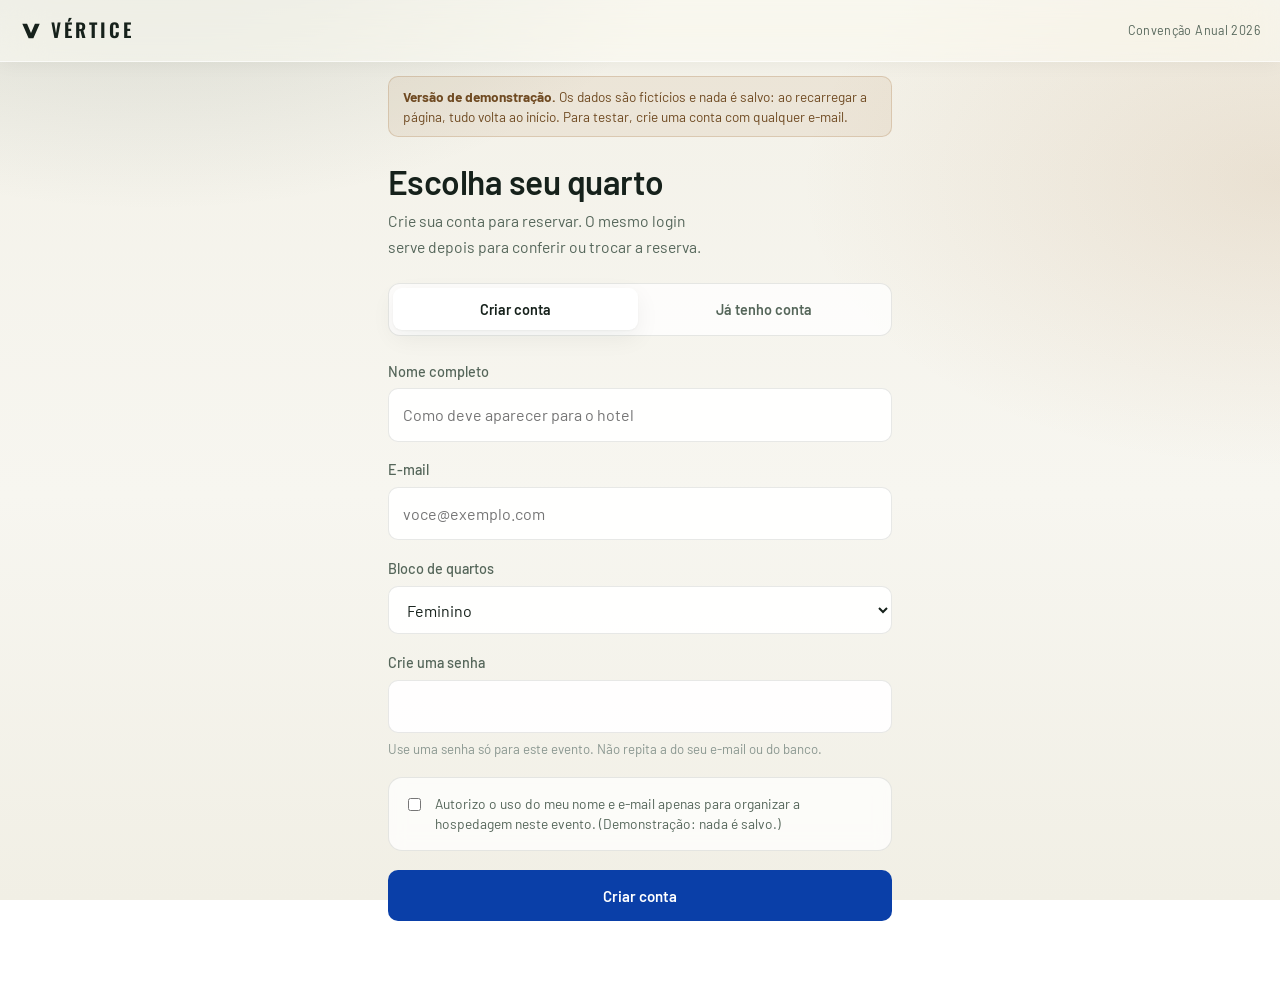
<file: reserva-quartos.html>
<!DOCTYPE html>
<html lang="pt-BR">
<head>
<meta charset="utf-8">
<meta name="viewport" content="width=device-width, initial-scale=1">
<title>Reserva de quartos · Demonstração</title>
<link rel="preconnect" href="https://fonts.googleapis.com">
<link rel="preconnect" href="https://fonts.gstatic.com" crossorigin>
<link href="https://fonts.googleapis.com/css2?family=Barlow:wght@400;500;600&family=Oswald:wght@500;600&display=swap" rel="stylesheet">
<style>
  :root{
    --tinta:#16211B; --musgo:#55665A; --suave:#8A9790;
    --azul:#0A3FA8; --azul-esc:#082F7D;
    --ocre:#A8743C;
    --papel:rgba(255,255,255,.74);
    --papel-solido:rgba(255,255,255,.92);
    --borda:rgba(22,33,27,.10);
    --vidro:rgba(252,251,246,.55);
    --raio:14px;
    --sombra:0 1px 2px rgba(22,33,27,.04), 0 8px 24px rgba(22,33,27,.06);
  }
  *{box-sizing:border-box}
  html,body{margin:0;padding:0}

  /* fundo: degradê suave nos tons do próprio site */
  body::before{
    content:'';position:fixed;inset:0;z-index:-1;
    background:
      radial-gradient(900px 500px at 12% -10%, rgba(85,102,90,.20), transparent 60%),
      radial-gradient(800px 480px at 100% 20%, rgba(168,116,60,.14), transparent 60%),
      linear-gradient(180deg,#f3f1e8 0%,#f7f6f0 55%,#f1efe5 100%);
  }

  body{
    color:var(--tinta);
    font-family:'Barlow',system-ui,-apple-system,sans-serif;
    font-size:16px;line-height:1.6;-webkit-font-smoothing:antialiased;
    min-height:100vh;
  }

  .barra{
    position:sticky;top:0;z-index:20;
    display:flex;align-items:center;justify-content:space-between;gap:1rem;
    padding:.95rem 1.25rem;
    background:var(--vidro);
    backdrop-filter:blur(22px) saturate(160%);
    -webkit-backdrop-filter:blur(22px) saturate(160%);
    border-bottom:1px solid rgba(255,255,255,.65);
    box-shadow:0 1px 20px rgba(22,33,27,.05);
  }
  .barra .logo{display:inline-flex;align-items:center;gap:.55rem;color:var(--tinta);
    font-family:'Oswald',sans-serif;font-weight:600;font-size:1.2rem;letter-spacing:.16em;text-transform:uppercase}
  .barra .ctx{font-size:.78rem;letter-spacing:.03em;color:var(--musgo)}

  .nota-demo{max-width:34rem;margin:.9rem auto 0;padding:0 1.25rem}
  .nota-demo p{margin:0;padding:.6rem .9rem;border-radius:10px;background:rgba(168,116,60,.10);
    border:1px solid rgba(168,116,60,.25);color:#6f4a22;font-size:.85rem;line-height:1.45;max-width:none}

  .faixa{padding:1.6rem 1.25rem 1rem;max-width:34rem;margin:0 auto}
  .faixa h1{
    font-weight:600;font-size:clamp(1.6rem,6vw,2.1rem);line-height:1.15;
    letter-spacing:-.015em;margin:0 0 .45rem;color:var(--tinta);
  }
  .faixa p{margin:0;color:var(--musgo);font-size:.98rem;max-width:36ch}

  h2{
    font-weight:600;font-size:.82rem;letter-spacing:.09em;text-transform:uppercase;
    color:var(--suave);margin:2.1rem 0 .75rem;
  }
  p{margin:0 0 .9rem;max-width:62ch}
  .sub{color:var(--musgo)}

  label{display:block;font-weight:500;margin:0 0 .35rem;font-size:.9rem;color:var(--musgo)}
  input,select{
    width:100%;padding:.8rem .9rem;font:inherit;color:var(--tinta);
    background:var(--papel-solido);border:1px solid var(--borda);border-radius:10px;
    transition:border-color .15s, box-shadow .15s;
  }
  input:focus,select:focus{
    outline:none;border-color:var(--azul);
    box-shadow:0 0 0 3px rgba(10,63,168,.14);
  }
  button:focus-visible{outline:2px solid var(--azul);outline-offset:2px}
  .campo{margin-bottom:1.05rem}
  .dica{font-size:.83rem;color:var(--suave);margin:.4rem 0 0}

  .consent{
    display:flex;gap:.7rem;align-items:flex-start;
    background:var(--papel);border:1px solid var(--borda);border-radius:var(--raio);
    padding:.95rem;margin-bottom:1.2rem;backdrop-filter:blur(8px);
  }
  .consent input{margin-top:.3rem;flex:none;width:auto;accent-color:var(--azul)}
  .consent span{font-size:.86rem;color:var(--musgo);line-height:1.5}

  button{
    font:inherit;font-weight:600;font-size:.94rem;cursor:pointer;
    border-radius:10px;border:1px solid transparent;padding:.78rem 1.2rem;
    transition:background .15s, border-color .15s, transform .06s;
  }
  button:active{transform:translateY(1px)}
  .principal{background:var(--azul);color:#fff;width:100%}
  .principal:hover{background:var(--azul-esc)}
  .principal[disabled]{opacity:.4;cursor:not-allowed}
  .secundario{background:var(--papel-solido);border-color:var(--borda);color:var(--tinta)}
  .secundario:hover{border-color:var(--suave)}
  .texto{background:none;border:none;color:var(--azul);padding:.4rem 0;width:auto;font-weight:500}
  .texto:hover{text-decoration:underline}

  .oculto{display:none !important}
  .recado{
    position:fixed;left:50%;transform:translateX(-50%);bottom:1.1rem;max-width:32rem;
    width:calc(100% - 2rem);background:rgba(22,33,27,.94);color:#fff;
    padding:.85rem 1.05rem;border-radius:12px;font-size:.9rem;z-index:40;
    backdrop-filter:blur(10px);box-shadow:0 10px 32px rgba(22,33,27,.22);
  }
  .recado.erro{background:rgba(140,47,38,.95)}
  @media (prefers-reduced-motion:reduce){*{transition:none!important}}

  .envelope{max-width:34rem;margin:0 auto;padding:.5rem 1.25rem 5rem}

  .abas{display:flex;gap:.3rem;margin-bottom:1.5rem;
        background:var(--papel);border:1px solid var(--borda);
        border-radius:12px;padding:.28rem}
  .abas button{flex:1;background:none;border:none;color:var(--musgo);
               border-radius:9px;padding:.6rem;font-size:.9rem}
  .abas button.ativa{background:#fff;color:var(--tinta);box-shadow:var(--sombra)}

  .cracha{
    display:flex;justify-content:space-between;align-items:center;gap:.8rem;
    background:var(--papel);border:1px solid var(--borda);border-radius:var(--raio);
    padding:.8rem 1rem;margin-bottom:1.6rem;font-size:.9rem;backdrop-filter:blur(8px);
  }
  .cracha b{display:block;font-weight:600}
  .cracha code{font-family:'Oswald',sans-serif;letter-spacing:.07em;
               color:var(--suave);font-size:.78rem}

  .quarto{
    display:flex;align-items:stretch;
    background:var(--papel-solido);border:1px solid var(--borda);
    border-radius:var(--raio);margin-bottom:.7rem;overflow:hidden;
    box-shadow:var(--sombra);transition:border-color .15s, transform .12s;
  }
  .quarto:hover{transform:translateY(-1px);border-color:rgba(22,33,27,.18)}
  .placa{
    flex:none;width:5.2rem;display:flex;flex-direction:column;
    align-items:center;justify-content:center;gap:.15rem;
    font-family:'Oswald',sans-serif;font-weight:600;font-size:1.7rem;line-height:1;
    border-right:1px solid var(--borda);
  }
  .placa small{font-family:'Barlow',sans-serif;font-size:.62rem;font-weight:500;
               letter-spacing:.09em;text-transform:uppercase;color:var(--suave)}
  .corpo{flex:1;padding:.85rem 1rem;min-width:0}
  .estado{font-size:.87rem;color:var(--musgo);margin-bottom:.6rem}
  .estado strong{color:var(--tinta);font-weight:600}
  .acoes{display:flex;gap:.45rem;flex-wrap:wrap}
  .acoes button{padding:.45rem .9rem;font-size:.85rem;width:auto}

  .quarto.livre .placa{background:rgba(10,63,168,.05);color:var(--azul)}
  .quarto.aberto .placa{background:rgba(168,116,60,.07);color:var(--ocre)}

  .minha{
    background:rgba(22,33,27,.95);color:#fff;border-radius:var(--raio);
    padding:1.3rem;margin-bottom:1.8rem;box-shadow:0 12px 34px rgba(22,33,27,.18);
  }
  .minha h2{color:rgba(255,255,255,.62);margin:0 0 .35rem}
  .minha .numero{font-family:'Oswald',sans-serif;font-weight:600;
                 font-size:2.9rem;line-height:1;letter-spacing:.01em}
  .minha p{color:rgba(255,255,255,.76);margin:.5rem 0 1rem;font-size:.92rem}
  .minha .secundario{background:rgba(255,255,255,.1);border-color:rgba(255,255,255,.28);color:#fff}
  .minha .secundario:hover{background:rgba(255,255,255,.18);border-color:rgba(255,255,255,.45)}
  .minha .texto{color:rgba(255,255,255,.72)}

  .aviso{
    background:var(--papel-solido);border:1px solid var(--borda);
    border-left:3px solid var(--ocre);border-radius:var(--raio);
    padding:1.1rem;margin-bottom:1.1rem;box-shadow:var(--sombra);
  }
  .aviso strong{display:block;margin-bottom:.35rem;font-weight:600}
  .aviso p{color:var(--musgo);font-size:.92rem;margin:0 0 .9rem}

  textarea{
    width:100%;min-height:8rem;font:inherit;font-size:.9rem;padding:.9rem;
    border:1px solid var(--borda);border-radius:var(--raio);resize:vertical;
    background:var(--papel-solido);color:var(--tinta);line-height:1.6;
  }
  textarea:focus{outline:none;border-color:var(--azul);
                 box-shadow:0 0 0 3px rgba(10,63,168,.14)}

  .historico{background:var(--papel-solido);border:1px solid var(--borda);
             border-radius:var(--raio);padding:.2rem 1.1rem;box-shadow:var(--sombra)}
  .historico div{padding:.75rem 0;border-bottom:1px solid var(--borda);font-size:.91rem}
  .historico div:last-child{border-bottom:none}
  .historico small{color:var(--suave);display:block;font-size:.78rem;margin-top:.1rem}

  .ola{font-weight:600;font-size:1.5rem;letter-spacing:-.015em;margin:0 0 1.2rem}
  .resumo-cartao{
    background:var(--papel-solido);border:1px solid var(--borda);
    border-radius:var(--raio);box-shadow:var(--sombra);
    padding:.3rem 1.2rem;margin-bottom:1.2rem;
  }
  .item{display:flex;justify-content:space-between;align-items:baseline;gap:1rem;
        padding:.95rem 0;border-bottom:1px solid var(--borda)}
  .item:last-child{border-bottom:none}
  .item dt{color:var(--suave);font-size:.82rem;letter-spacing:.06em;
           text-transform:uppercase;font-weight:600;flex:none}
  .item dd{margin:0;text-align:right;font-weight:500}
  .item dd.grande{font-family:'Oswald',sans-serif;font-weight:600;font-size:1.6rem;
                  line-height:1;letter-spacing:.02em}
  .item dd.fraco{color:var(--suave);font-weight:400;font-style:italic}
  .contagem{color:var(--azul);font-weight:600}

  .perigo{background:var(--papel-solido);border-color:rgba(140,47,38,.35);color:#8C2F26}
  .perigo:hover{background:#8C2F26;color:#fff;border-color:#8C2F26}

  .modal{position:fixed;inset:0;z-index:60;display:flex;align-items:center;
         justify-content:center;padding:1.25rem;
         background:rgba(22,33,27,.42);backdrop-filter:blur(4px)}
  .modal-caixa{background:#fff;border-radius:16px;max-width:24rem;width:100%;
               padding:1.5rem;box-shadow:0 20px 60px rgba(22,33,27,.28)}
  .modal-caixa h3{margin:0 0 .6rem;font-size:1.15rem;font-weight:600}
  .modal-caixa p{margin:0 0 1.4rem;color:var(--musgo);font-size:.94rem}
  .modal-acoes{display:flex;gap:.55rem}
  .modal-acoes button{flex:1;width:auto}
</style>
</head>
<body>

<header class="barra">
  <span class="logo" aria-label="Vértice">
    <svg width="22" height="22" viewBox="0 0 24 24" aria-hidden="true"><path d="M2.5 4h5.2L12 14.2 16.3 4h5.2L14.6 20h-5.2z" fill="currentColor"/></svg>
    Vértice
  </span>
  <span class="ctx" id="barraEvento"></span>
</header>

<div class="nota-demo">
  <p><strong>Versão de demonstração.</strong> Os dados são fictícios e nada é salvo: ao recarregar a página, tudo volta ao início. Para testar, crie uma conta com qualquer e-mail.</p>
</div>

<div class="faixa">
  <h1 id="tituloFaixa">Escolha seu quarto</h1>
  <p id="chamada">Crie sua conta para reservar. O mesmo login serve depois para conferir ou trocar a reserva.</p>
</div>

<div class="envelope">

  <section id="telaEntrada">
    <div id="avisoFechado" class="aviso oculto">
      <strong>Inscrições ainda fechadas</strong>
      <p style="margin:0">Você já pode criar sua conta e voltar quando a organização liberar.</p>
    </div>

    <div class="abas">
      <button id="abaCriar" class="ativa">Criar conta</button>
      <button id="abaEntrar">Já tenho conta</button>
    </div>

    <div id="formCriar">
      <div class="campo">
        <label for="nome">Nome completo</label>
        <input type="text" id="nome" autocomplete="name" placeholder="Como deve aparecer para o hotel">
      </div>
      <div class="campo">
        <label for="email">E-mail</label>
        <input type="email" id="email" autocomplete="email" placeholder="voce@exemplo.com">
      </div>
      <div class="campo">
        <label for="genero">Bloco de quartos</label>
        <select id="genero"></select>
      </div>
      <div class="campo">
        <label for="senha">Crie uma senha</label>
        <input type="password" id="senha" autocomplete="new-password">
        <p class="dica">Use uma senha só para este evento. Não repita a do seu e-mail ou do banco.</p>
      </div>
      <div class="consent">
        <input type="checkbox" id="consentimento">
        <span id="textoConsentimento"></span>
      </div>
      <button class="principal" id="btnCriar">Criar conta</button>
    </div>

    <div id="formEntrar" class="oculto">
      <div class="campo">
        <label for="emailLogin">E-mail</label>
        <input type="email" id="emailLogin" autocomplete="email">
      </div>
      <div class="campo">
        <label for="senhaLogin">Senha</label>
        <input type="password" id="senhaLogin" autocomplete="current-password">
      </div>
      <button class="principal" id="btnEntrar">Entrar</button>
      <p class="dica" style="margin-top:.9rem">Esqueceu a senha? Fale com a organização —
         eles geram uma temporária para você.</p>
    </div>
  </section>

  <section id="telaTrocaSenha" class="oculto">
    <p class="sub">Você entrou com uma senha temporária. Defina a sua antes de continuar.</p>
    <div class="campo">
      <label for="senhaAtual">Senha temporária</label>
      <input type="password" id="senhaAtual" autocomplete="current-password">
    </div>
    <div class="campo">
      <label for="senhaNova">Nova senha</label>
      <input type="password" id="senhaNova" autocomplete="new-password">
    </div>
    <button class="principal" id="btnTrocar">Salvar senha</button>
  </section>

  <section id="telaQuartos" class="oculto">
    <div class="cracha">
      <div><b id="crachaNome"></b><code id="crachaId"></code></div>
      <button class="texto" id="btnSair">Sair</button>
    </div>

    <p class="sub" id="subQuartos"></p>

    <div id="minhaReserva" class="minha oculto"></div>
    <div id="listaEspera" class="aviso oculto"></div>
    <div id="grupoAbertos"></div>
    <div id="grupoLivres"></div>

    <p style="margin-top:1.6rem"><button class="texto" id="btnHistorico">Ver minha reserva</button></p>
  </section>

  <section id="telaConvite" class="oculto">
    <p class="sub">Mande para quem você quer como companheiro de quarto. Isso não reserva
       a vaga — ela continua aberta para qualquer pessoa do bloco.</p>
    <textarea id="conviteTexto" readonly></textarea>
    <p style="margin-top:.8rem;display:flex;gap:.5rem">
      <button class="principal" id="btnCopiar" style="width:auto">Copiar texto</button>
      <button class="secundario" id="btnVoltarConvite">Voltar</button>
    </p>
  </section>

  <section id="telaHistorico" class="oculto">
    <p class="ola" id="olaNome"></p>
    <dl class="resumo-cartao" id="resumoReserva"></dl>
    <div id="acoesResumo"></div>

    <h2>Meus registros</h2>
    <div class="historico" id="listaHistorico"></div>
    <p style="margin-top:1.3rem"><button class="secundario" id="btnVoltarHist">Voltar aos quartos</button></p>
  </section>

  <div id="recado" class="recado oculto"></div>
</div>

<div id="modal" class="modal oculto">
  <div class="modal-caixa" role="dialog" aria-modal="true" aria-labelledby="modalTitulo">
    <h3 id="modalTitulo">Você tem certeza?</h3>
    <p id="modalTexto"></p>
    <div class="modal-acoes">
      <button class="secundario" id="modalNao">Cancelar</button>
      <button class="perigo" id="modalSim">Tenho certeza</button>
    </div>
  </div>
</div>

<script>
/* ============================================================
   DEMONSTRAÇÃO SEM BACK-END
   Na versão real, estas chamadas vão para um servidor com login,
   banco de dados e controle de reservas simultâneas. Aqui, tudo
   fica na memória do navegador, com dados fictícios, e some ao
   recarregar a página.
   ============================================================ */
var DEMO = (function(){
  var EVENTO = 'Convenção Anual 2026';
  var DATA_EVENTO = new Date(2026, 11, 10);
  var GENEROS = ['Feminino', 'Masculino'];
  var CONSENTIMENTO = 'Autorizo o uso do meu nome e e-mail apenas para organizar a hospedagem neste evento. (Demonstração: nada é salvo.)';

  var contas = {}, sessoes = {}, historico = {}, contador = 0, quartos = [];

  function quarto(numero, genero, nomes){
    quartos.push({
      numero: numero, tipo: 'Duplo', genero: genero, capacidade: 2,
      ocupantes: nomes.map(function(n, i){ return { id: 'seed-' + numero + '-' + i, nome: n }; })
    });
  }
  quarto('201', 'Feminino', []);
  quarto('202', 'Feminino', ['Ana Souza']);
  quarto('203', 'Feminino', ['Beatriz Lima', 'Carla Mendes']);
  quarto('204', 'Feminino', []);
  quarto('205', 'Feminino', ['Daniela Rocha']);
  quarto('206', 'Feminino', []);
  quarto('207', 'Feminino', ['Fernanda Alves', 'Helena Costa']);
  quarto('208', 'Feminino', ['Isabela Prado']);
  quarto('301', 'Masculino', ['Bruno Martins']);
  quarto('302', 'Masculino', []);
  quarto('303', 'Masculino', ['Carlos Pereira', 'Diego Santos']);
  quarto('304', 'Masculino', []);
  quarto('305', 'Masculino', ['Eduardo Ramos']);
  quarto('306', 'Masculino', []);
  quarto('307', 'Masculino', ['Felipe Barros', 'Gustavo Nunes']);
  quarto('308', 'Masculino', []);

  function registrar(conta, acao, numero){
    historico[conta.id].push({ acao: acao, quarto: numero || '', quando: new Date().toISOString() });
  }
  function contaDe(token){
    var c = sessoes[token];
    if (!c) throw new Error('Sessão expirada. Entre novamente.');
    return c;
  }
  function visao(q, conta){
    var ocupadas = q.ocupantes.length;
    return {
      numero: q.numero, tipo: q.tipo, genero: q.genero, capacidade: q.capacidade,
      ocupadas: ocupadas, vagas: q.capacidade - ocupadas,
      meu: q.ocupantes.some(function(o){ return o.id === conta.id; }),
      ocupantes: q.ocupantes.map(function(o){ return o.nome; })
    };
  }
  function quartoDe(conta){
    return quartos.filter(function(q){
      return q.ocupantes.some(function(o){ return o.id === conta.id; });
    })[0] || null;
  }
  function estado(conta){
    var meu = quartoDe(conta);
    var hoje = new Date(); hoje.setHours(0, 0, 0, 0);
    return {
      conta: { id: conta.id, nome: conta.nome, email: conta.email, genero: conta.genero },
      evento: EVENTO,
      url: window.location.href.split('#')[0],
      dataFormatada: DATA_EVENTO.toLocaleDateString('pt-BR', { day: 'numeric', month: 'long', year: 'numeric' }),
      diasParaEvento: Math.round((DATA_EVENTO - hoje) / 86400000),
      mostrarNomes: true,
      mensagemEspera: 'Todos os quartos do seu bloco estão ocupados. Entre na lista de espera e avisaremos se uma vaga abrir.',
      quartos: quartos.map(function(q){ return visao(q, conta); }),
      minhaReserva: meu ? visao(meu, conta) : null
    };
  }
  function abrirSessao(conta){
    var token = 't' + Math.random().toString(36).slice(2) + Date.now().toString(36);
    sessoes[token] = conta;
    return { ok: true, token: token, precisaTrocarSenha: false,
             conta: { id: conta.id, nome: conta.nome, email: conta.email, genero: conta.genero } };
  }

  return {
    estadoPublico: function(){
      return { evento: EVENTO, textoConsentimento: CONSENTIMENTO, generos: GENEROS, inscricoesAbertas: true };
    },
    criarConta: function(email, senha, nome, genero, consentimento){
      email = String(email || '').trim().toLowerCase();
      nome = String(nome || '').trim();
      if (nome.length < 3) return { ok: false, mensagem: 'Informe seu nome completo.' };
      if (!/^[^@\s]+@[^@\s]+\.[^@\s]+$/.test(email)) return { ok: false, mensagem: 'Informe um e-mail válido.' };
      if (String(senha || '').length < 6) return { ok: false, mensagem: 'A senha precisa ter pelo menos 6 caracteres.' };
      if (!consentimento) return { ok: false, mensagem: 'Marque a autorização para criar a conta.' };
      if (contas[email]) return { ok: false, mensagem: 'Já existe uma conta com esse e-mail. Use a aba "Já tenho conta".' };
      contador += 1;
      var conta = { id: 'CV' + String(contador).padStart(3, '0'), nome: nome, email: email, genero: genero, senha: senha };
      contas[email] = conta;
      historico[conta.id] = [];
      registrar(conta, 'conta_criada');
      return abrirSessao(conta);
    },
    entrar: function(email, senha){
      var conta = contas[String(email || '').trim().toLowerCase()];
      if (!conta) return { ok: false, mensagem: 'Não encontramos essa conta. Crie uma na aba "Criar conta".' };
      if (conta.senha !== senha) return { ok: false, mensagem: 'E-mail ou senha incorretos.' };
      registrar(conta, 'login');
      return abrirSessao(conta);
    },
    trocarSenha: function(token, atual, nova){
      var conta = contaDe(token);
      if (conta.senha !== atual) return { ok: false, mensagem: 'A senha temporária não confere.' };
      if (String(nova || '').length < 6) return { ok: false, mensagem: 'A nova senha precisa ter pelo menos 6 caracteres.' };
      conta.senha = nova; registrar(conta, 'senha_trocada');
      return { ok: true, mensagem: 'Senha atualizada.' };
    },
    sair: function(token){ delete sessoes[token]; return { ok: true }; },
    estadoConvidado: function(token){ return estado(contaDe(token)); },
    reservar: function(token, numero){
      var conta = contaDe(token);
      var atual = quartoDe(conta);
      if (atual) return { ok: false, mensagem: 'Você já está no quarto ' + atual.numero + '. Cancele a reserva antes de trocar.', estado: estado(conta) };
      var q = quartos.filter(function(x){ return x.numero === numero; })[0];
      if (!q || q.genero !== conta.genero) return { ok: false, mensagem: 'Esse quarto não pertence ao seu bloco.', estado: estado(conta) };
      if (q.ocupantes.length >= q.capacidade) return { ok: false, mensagem: 'Esse quarto acabou de ficar sem vagas.', estado: estado(conta) };
      q.ocupantes.push({ id: conta.id, nome: conta.nome });
      registrar(conta, 'reserva', q.numero);
      return { ok: true, mensagem: 'Quarto ' + q.numero + ' reservado.', estado: estado(conta) };
    },
    cancelarReserva: function(token){
      var conta = contaDe(token);
      var q = quartoDe(conta);
      if (!q) return { ok: false, mensagem: 'Você não tem reserva para cancelar.', estado: estado(conta) };
      q.ocupantes = q.ocupantes.filter(function(o){ return o.id !== conta.id; });
      registrar(conta, 'cancelamento', q.numero);
      return { ok: true, mensagem: 'Reserva do quarto ' + q.numero + ' cancelada.', estado: estado(conta) };
    },
    entrarListaEspera: function(token){
      var conta = contaDe(token);
      registrar(conta, 'lista_espera');
      return { ok: true, mensagem: 'Você entrou na lista de espera. (Demonstração: ninguém será avisado.)' };
    },
    meuHistorico: function(token){
      var conta = contaDe(token);
      return historico[conta.id].slice().reverse();
    }
  };
})();

var publico = null, estado = null, sessao = null, timerPoll = null;

function el(id){ return document.getElementById(id); }
function ver(id){ el(id).classList.remove('oculto'); }
function esconder(id){ el(id).classList.add('oculto'); }
function soTela(id){
  ['telaEntrada','telaTrocaSenha','telaQuartos','telaConvite','telaHistorico']
    .forEach(function(t){ el(t).classList.toggle('oculto', t !== id); });
}
function faixa(titulo, texto){
  el('tituloFaixa').textContent = titulo;
  el('chamada').textContent = texto;
}
function recado(t, erro){
  var r = el('recado'); r.textContent = t;
  r.className = 'recado' + (erro ? ' erro' : '');
  clearTimeout(r._t); r._t = setTimeout(function(){ r.classList.add('oculto'); }, 6000);
}
function escapar(s){
  return String(s == null ? '' : s).replace(/[&<>"']/g, function(c){
    return {'&':'&amp;','<':'&lt;','>':'&gt;','"':'&quot;',"'":'&#39;'}[c];
  });
}
function travar(v){ document.querySelectorAll('button').forEach(function(b){ b.disabled = v; }); }

/* Porta única: na versão real, esta função fala com o servidor.
   Na demonstração, ela chama o DEMO acima, com um pequeno atraso. */
function chamar(nome, args, aoResponder, aoFalhar){
  setTimeout(function(){
    var r;
    try { r = DEMO[nome].apply(null, args || []); }
    catch(e){
      if (aoFalhar) aoFalhar();
      recado(e.message || 'Erro na demonstração.', true);
      return;
    }
    if (aoFalhar) aoFalhar();
    aoResponder(r);
  }, 160);
}

chamar('estadoPublico', [], function(p){
  publico = p;
  el('barraEvento').textContent = p.evento;
  el('textoConsentimento').textContent = p.textoConsentimento;
  var sel = el('genero');
  p.generos.forEach(function(g){
    var o = document.createElement('option'); o.value = g; o.textContent = g; sel.appendChild(o);
  });
  if (!p.inscricoesAbertas) ver('avisoFechado');
});

el('abaCriar').onclick = function(){
  el('abaCriar').classList.add('ativa'); el('abaEntrar').classList.remove('ativa');
  ver('formCriar'); esconder('formEntrar');
};
el('abaEntrar').onclick = function(){
  el('abaEntrar').classList.add('ativa'); el('abaCriar').classList.remove('ativa');
  ver('formEntrar'); esconder('formCriar');
};

el('btnCriar').onclick = function(){
  travar(true);
  chamar('criarConta',
    [el('email').value, el('senha').value, el('nome').value,
     el('genero').value, el('consentimento').checked],
    function(r){
      if (!r.ok){ recado(r.mensagem, true); return; }
      sessao = r; entrarNoApp();
    },
    function(){ travar(false); });
};

el('btnEntrar').onclick = function(){
  travar(true);
  chamar('entrar', [el('emailLogin').value, el('senhaLogin').value],
    function(r){
      if (!r.ok){ recado(r.mensagem, true); return; }
      sessao = r;
      if (r.precisaTrocarSenha){
        faixa('Senha nova', 'Defina sua senha para continuar.');
        soTela('telaTrocaSenha'); return;
      }
      entrarNoApp();
    },
    function(){ travar(false); });
};
el('senhaLogin').addEventListener('keydown', function(e){ if (e.key === 'Enter') el('btnEntrar').click(); });

el('btnTrocar').onclick = function(){
  travar(true);
  chamar('trocarSenha', [sessao.token, el('senhaAtual').value, el('senhaNova').value],
    function(r){
      if (!r.ok){ recado(r.mensagem, true); return; }
      recado(r.mensagem); entrarNoApp();
    },
    function(){ travar(false); });
};

function faixaQuartos(){
  var primeiro = estado.conta.nome.split(' ')[0];
  if (estado.minhaReserva){
    faixa(primeiro + ', seu quarto está reservado',
          'Quarto ' + estado.minhaReserva.numero + ' · bloco ' + estado.conta.genero + '.');
  } else {
    faixa(primeiro + ', escolha seu quarto',
          'Bloco ' + estado.conta.genero + '. A vaga só é sua depois de confirmar.');
  }
}

function entrarNoApp(){
  el('crachaNome').textContent = sessao.conta.nome;
  el('crachaId').textContent = sessao.conta.id + ' · ' + sessao.conta.email;
  faixa(sessao.conta.nome.split(' ')[0] + ', escolha seu quarto',
        'Bloco ' + sessao.conta.genero + '. A vaga só é sua depois de confirmar.');
  soTela('telaQuartos');
  atualizar();
  clearInterval(timerPoll);
  timerPoll = setInterval(atualizar, 8000);
}

el('btnSair').onclick = function(){
  clearInterval(timerPoll);
  if (sessao) chamar('sair', [sessao.token], function(){});
  sessao = null; estado = null;
  faixa('Escolha seu quarto', 'Entre com sua conta para reservar.');
  soTela('telaEntrada');
};

function atualizar(){
  chamar('estadoConvidado', [sessao.token], function(e){ estado = e; desenhar(); });
}

function desenhar(){
  if (!estado) return;
  var meus = estado.quartos.filter(function(q){ return q.genero === estado.conta.genero; });
  var abertos = meus.filter(function(q){ return q.ocupadas > 0 && q.vagas > 0 && !q.meu; });
  var livres  = meus.filter(function(q){ return q.ocupadas === 0; });

  el('subQuartos').textContent = estado.minhaReserva
    ? 'Para trocar de quarto, cancele a reserva atual primeiro.'
    : (abertos.length + livres.length) + ' opções disponíveis agora no bloco ' +
      estado.conta.genero + '.';

  if (!el('telaQuartos').classList.contains('oculto')) faixaQuartos();

  if (estado.minhaReserva){
    var q = estado.minhaReserva;
    var outro = (q.ocupantes || []).filter(function(n){ return n !== estado.conta.nome; })[0];
    el('minhaReserva').innerHTML =
      '<h2>Seu quarto</h2><div class="numero">' + escapar(q.numero) + '</div>' +
      '<p>' + (outro ? 'Com ' + escapar(outro) + '.' :
               'A segunda vaga ainda está aberta — convide alguém.') + '</p>' +
      '<div class="acoes">' +
        (q.vagas > 0 ? '<button class="secundario" onclick="abrirConvite(\'' + escapar(q.numero) + '\')">Gerar convite</button>' : '') +
        '<button class="texto" onclick="cancelar()">Cancelar reserva</button>' +
      '</div>';
    ver('minhaReserva');
  } else esconder('minhaReserva');

  if (!estado.minhaReserva && !meus.length){
    el('listaEspera').innerHTML =
      '<strong>Quartos ainda não liberados</strong>' +
      '<p>A organização ainda está montando o bloco ' + escapar(estado.conta.genero) +
      '. Volte daqui a pouco — sua conta já está criada.</p>';
    ver('listaEspera');
  } else if (!estado.minhaReserva && !abertos.length && !livres.length){
    el('listaEspera').innerHTML =
      '<strong>Sem vagas no bloco ' + escapar(estado.conta.genero) + '</strong>' +
      '<p>' + escapar(estado.mensagemEspera) + '</p>' +
      '<button class="secundario" onclick="entrarEspera()">Entrar na lista de espera</button>';
    ver('listaEspera');
  } else esconder('listaEspera');

  if (estado.minhaReserva){
    el('grupoAbertos').innerHTML = '';
    el('grupoLivres').innerHTML = '';
  } else {
    el('grupoAbertos').innerHTML = abertos.length
      ? '<h2>Quartos com uma vaga aberta</h2>' + abertos.map(cartao).join('') : '';
    el('grupoLivres').innerHTML = livres.length
      ? '<h2>Quartos totalmente livres</h2>' + livres.map(cartao).join('') : '';
  }
}

function cartao(q){
  var livre = q.ocupadas === 0;
  var quem = livre ? 'Nenhuma vaga ocupada'
    : (estado.mostrarNomes && q.ocupantes && q.ocupantes.length
        ? 'Com <strong>' + escapar(q.ocupantes[0]) + '</strong>'
        : '<strong>1</strong> vaga já ocupada');

  return '<div class="quarto ' + (livre ? 'livre' : 'aberto') + '">' +
    '<div class="placa">' + escapar(q.numero) + '<small>' + escapar(q.tipo) + '</small></div>' +
    '<div class="corpo">' +
      '<div class="estado">' + quem + ' · ' + q.vagas + ' de ' + q.capacidade + ' livre(s)</div>' +
      '<div class="acoes">' +
        '<button class="principal" onclick="reservar(\'' + escapar(q.numero) + '\')">Reservar</button>' +
        '<button class="secundario" onclick="abrirConvite(\'' + escapar(q.numero) + '\')">Convite</button>' +
      '</div>' +
    '</div></div>';
}

function reservar(numero){
  travar(true);
  chamar('reservar', [sessao.token, numero], function(r){
    if (r.estado){ estado = r.estado; desenhar(); }
    recado(r.mensagem, !r.ok);
  }, function(){ travar(false); });
}

var aoConfirmarAgora = null;
function confirmar(texto, aoConfirmar){
  el('modalTexto').textContent = texto;
  aoConfirmarAgora = aoConfirmar;
  el('modal').classList.remove('oculto');
  el('modalNao').focus();
}
function fecharModal(){
  el('modal').classList.add('oculto');
  aoConfirmarAgora = null;
}
el('modalNao').onclick = fecharModal;
el('modalSim').onclick = function(){
  var fn = aoConfirmarAgora;
  fecharModal();
  if (fn) fn();
};
el('modal').onclick = function(e){ if (e.target === el('modal')) fecharModal(); };
document.addEventListener('keydown', function(e){
  if (e.key === 'Escape' && !el('modal').classList.contains('oculto')) fecharModal();
});

function cancelar(){
  confirmar('Seu nome sairá da lista se você não se acomodar em outro quarto.', function(){
    chamar('cancelarReserva', [sessao.token], function(r){
      if (r.estado){ estado = r.estado; desenhar(); }
      recado(r.mensagem, !r.ok);
      if (r.ok && !el('telaHistorico').classList.contains('oculto')) voltarAosQuartos();
    });
  });
}

function entrarEspera(){
  chamar('entrarListaEspera', [sessao.token], function(r){ recado(r.mensagem, !r.ok); });
}

function abrirConvite(numero){
  faixa('Convite — quarto ' + numero, 'A vaga continua aberta até alguém confirmar.');
  el('conviteTexto').value =
    'Oi! Estou no quarto ' + numero + ' da ' + estado.evento + ' (' + estado.conta.nome + ').' +
    ' Ainda tem vaga comigo — se quiser, escolhe esse quarto aqui: ' + estado.url +
    '\n\nA vaga não fica reservada, então vale quem confirmar primeiro.';
  soTela('telaConvite');
}
el('btnCopiar').onclick = function(){
  var t = el('conviteTexto'); t.select(); t.setSelectionRange(0, 99999);
  var copiou = false;
  try { copiou = document.execCommand('copy'); } catch(e){}
  recado(copiou ? 'Texto copiado.' : 'Selecione o texto e copie manualmente.', !copiou);
};
el('btnVoltarConvite').onclick = function(){ voltarAosQuartos(); };

var NOMES = {
  conta_criada:'Conta criada', login:'Entrou no sistema', reserva:'Reservou quarto',
  cancelamento:'Cancelou reserva', lista_espera:'Entrou na lista de espera',
  senha_trocada:'Trocou a senha', senha_resetada_pelo_admin:'Senha resetada pela organização',
  admin_edicao:'Alteração feita pela organização'
};

function textoContagem(dias){
  if (dias === null || dias === undefined) return null;
  if (dias > 1)  return 'Faltam ' + dias + ' dias';
  if (dias === 1) return 'Falta 1 dia';
  if (dias === 0) return 'É hoje';
  return 'O evento já aconteceu';
}

function linha(rotulo, valor, classe){
  return '<div class="item"><dt>' + escapar(rotulo) + '</dt>' +
         '<dd class="' + (classe || '') + '">' + valor + '</dd></div>';
}

function montarResumo(){
  el('olaNome').textContent = 'Olá, ' + estado.conta.nome.split(' ')[0] + '!';

  var html = '';
  html += estado.dataFormatada
    ? linha('Data do evento', escapar(estado.dataFormatada))
    : linha('Data do evento', 'Ainda não definida', 'fraco');

  var contagem = textoContagem(estado.diasParaEvento);
  if (contagem) html += linha('Contagem', '<span class="contagem">' + contagem + '</span>');

  var q = estado.minhaReserva;
  if (q){
    html += linha('Seu quarto', escapar(q.numero), 'grande');
    var outro = (q.ocupantes || []).filter(function(n){ return n !== estado.conta.nome; })[0];
    html += outro
      ? linha('Com você', escapar(outro))
      : linha('Com você', '1 vaga livre', 'fraco');
    el('acoesResumo').innerHTML =
      '<button class="perigo" onclick="cancelar()">Cancelar reserva</button>';
  } else {
    html += linha('Seu quarto', 'Você ainda não reservou', 'fraco');
    el('acoesResumo').innerHTML =
      '<button class="principal" onclick="voltarAosQuartos()">Escolher um quarto</button>';
  }

  el('resumoReserva').innerHTML = html;
}

el('btnHistorico').onclick = function(){
  chamar('meuHistorico', [sessao.token], function(itens){
    montarResumo();
    el('listaHistorico').innerHTML = itens.length ? itens.map(function(i){
      return '<div>' + escapar(NOMES[i.acao] || i.acao) +
             (i.quarto ? ' — quarto ' + escapar(i.quarto) : '') +
             '<small>' + escapar(new Date(i.quando).toLocaleString('pt-BR')) + '</small></div>';
    }).join('') : '<div>Nenhum registro ainda.</div>';
    faixa('Minha reserva', 'Resumo da sua acomodação no evento.');
    soTela('telaHistorico');
  });
};
el('btnVoltarHist').onclick = function(){ voltarAosQuartos(); };

function voltarAosQuartos(){
  soTela('telaQuartos');
  faixaQuartos();
}
</script>
</body>
</html>
</file>
